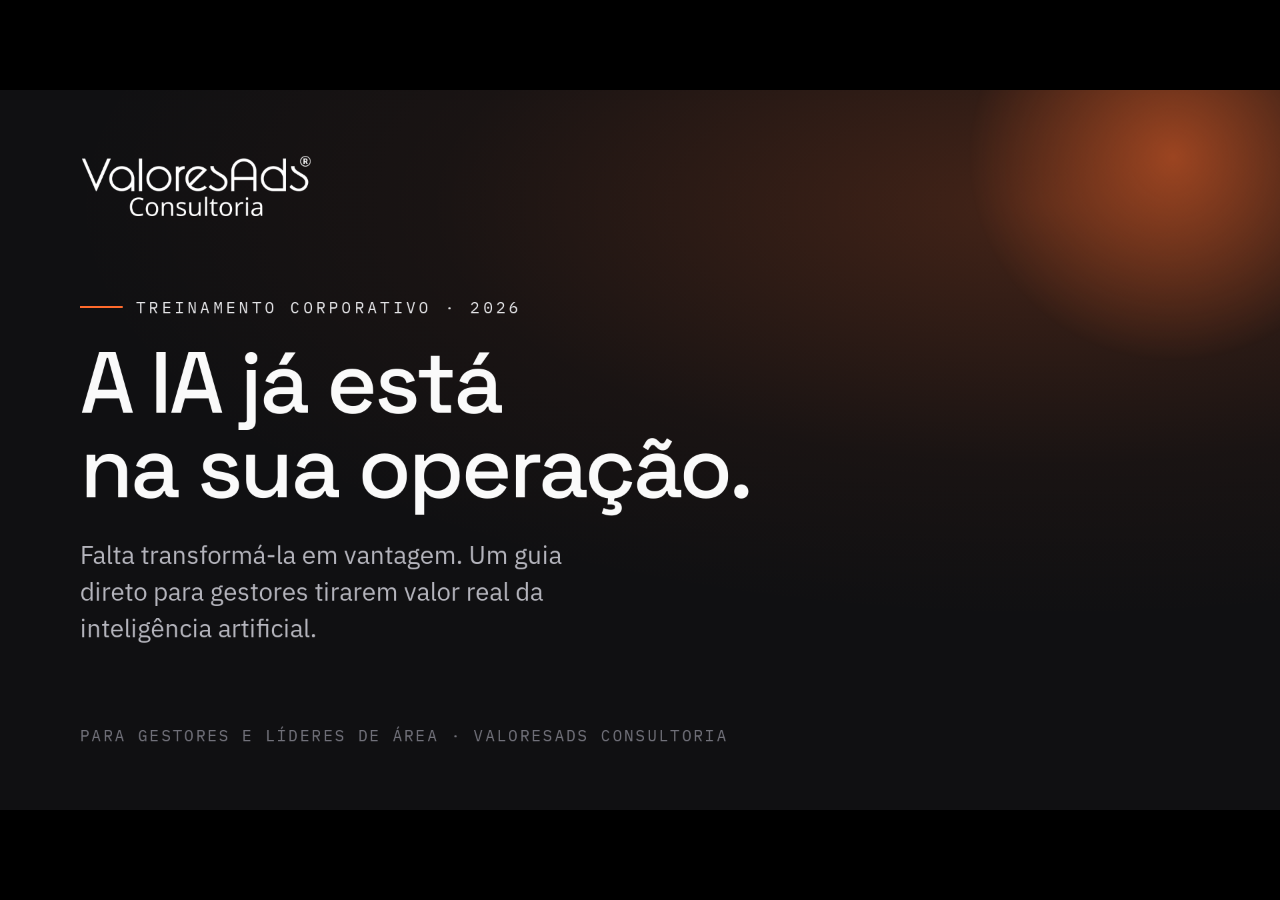
<file: index.html>
<!DOCTYPE html>
<html lang="pt-BR">
<head>
<meta charset="utf-8">
<meta name="viewport" content="width=device-width, initial-scale=1">
<title>Treinamento de IA · ValoresAds Consultoria</title>
<!-- Fonts self-hosted for full offline playback (Space Grotesk, IBM Plex Sans/Mono) -->
<link rel="stylesheet" href="assets/fonts/fonts.css">
<style>
  * { box-sizing: border-box; }
  html, body { margin: 0; height: 100%; background: #0b0b0d; }
  a { color: #ff6a2c; }
</style>
<script src="deck-fragments.js"></script>
</head>
<body>
<deck-stage width="1920" height="1080" no-rail>
<!-- 1 · CAPA -->
<section data-label="Capa" data-screen-label="01" data-speaker-notes="Abertura. Apresente-se, apresente a ValoresAds e o objetivo do treinamento: sair daqui sabendo o que é IA, onde ela gera valor e como começar na sua área. ~45 min." style="box-sizing:border-box;height:100%;background:radial-gradient(120% 90% at 82% 16%, rgba(255,106,44,0.22) 0%, rgba(255,106,44,0.04) 40%, transparent 64%), #101012;color:#fafafa;font-family:'IBM Plex Sans',sans-serif;padding:96px 120px;display:flex;flex-direction:column;justify-content:space-between;overflow:hidden;position:relative;">
  <div style="position:absolute;top:-220px;right:-160px;width:640px;height:640px;border-radius:50%;background:radial-gradient(circle, rgba(255,106,44,0.5) 0%, transparent 68%);filter:blur(12px);"></div>
  <img src="assets/valoresads-white.png" alt="ValoresAds Consultoria" style="height:96px;width:auto;align-self:flex-start;position:relative;">
  <div style="position:relative;max-width:1180px;">
    <div style="display:flex;align-items:center;gap:20px;margin-bottom:34px;">
      <span style="width:64px;height:3px;background:#ff6a2c;display:block;"></span>
      <span style="font-family:'IBM Plex Mono',monospace;font-size:24px;letter-spacing:0.22em;text-transform:uppercase;color:#e4e4e7;">Treinamento corporativo · 2026</span>
    </div>
    <h1 style="font-family:'Space Grotesk',sans-serif;font-weight:500;font-size:130px;line-height:0.98;letter-spacing:-0.03em;color:#fafafa;margin:0;">A IA já está<br>na sua operação.</h1>
    <p style="font-size:38px;line-height:1.45;color:#b4b4bc;margin:38px 0 0 0;max-width:840px;">Falta transformá-la em vantagem. Um guia direto para gestores tirarem valor real da inteligência artificial.</p>
  </div>
  <div style="position:relative;font-family:'IBM Plex Mono',monospace;font-size:24px;letter-spacing:0.14em;text-transform:uppercase;color:#71717a;">Para gestores e líderes de área · ValoresAds Consultoria</div>
</section>

<!-- 2 · AGENDA -->
<section data-label="Agenda" data-screen-label="02" data-speaker-notes="Mapa do treinamento em 4 blocos. Diga que é prático e que fecha com um exercício aplicado à realidade deles." style="box-sizing:border-box;height:100%;background:#101012;color:#fafafa;font-family:'IBM Plex Sans',sans-serif;padding:92px 110px;display:flex;flex-direction:column;overflow:hidden;position:relative;">
  <p style="font-family:'IBM Plex Mono',monospace;font-size:24px;letter-spacing:0.2em;text-transform:uppercase;color:#ff6a2c;margin:0 0 26px 0;">O que vamos ver</p>
  <h2 style="font-family:'Space Grotesk',sans-serif;font-weight:600;font-size:74px;line-height:1.02;letter-spacing:-0.02em;color:#fafafa;margin:0 0 64px 0;">Quatro blocos, uma jornada prática</h2>
  <div style="display:grid;grid-template-columns:1fr 1fr;gap:32px 56px;flex:1;">
    <div style="border-top:2px solid #26262b;padding-top:26px;display:flex;gap:28px;" data-frag="1">
      <span style="font-family:'Space Grotesk',sans-serif;font-weight:600;font-size:40px;color:#ff6a2c;line-height:1;">01</span>
      <div><h3 style="font-family:'Space Grotesk',sans-serif;font-weight:600;font-size:40px;color:#fafafa;margin:0 0 12px 0;">Contexto</h3><p style="font-size:28px;line-height:1.45;color:#a1a1aa;margin:0;">O que mudou, como a IA generativa funciona e o salto para os agentes.</p></div>
    </div>
    <div style="border-top:2px solid #26262b;padding-top:26px;display:flex;gap:28px;" data-frag="2">
      <span style="font-family:'Space Grotesk',sans-serif;font-weight:600;font-size:40px;color:#ff6a2c;line-height:1;">02</span>
      <div><h3 style="font-family:'Space Grotesk',sans-serif;font-weight:600;font-size:40px;color:#fafafa;margin:0 0 12px 0;">Onde está o valor</h3><p style="font-size:28px;line-height:1.45;color:#a1a1aa;margin:0;">Estado da adoção e casos de uso reais por área da empresa.</p></div>
    </div>
    <div style="border-top:2px solid #26262b;padding-top:26px;display:flex;gap:28px;" data-frag="3">
      <span style="font-family:'Space Grotesk',sans-serif;font-weight:600;font-size:40px;color:#ff6a2c;line-height:1;">03</span>
      <div><h3 style="font-family:'Space Grotesk',sans-serif;font-weight:600;font-size:40px;color:#fafafa;margin:0 0 12px 0;">Maturidade &amp; riscos</h3><p style="font-size:28px;line-height:1.45;color:#a1a1aa;margin:0;">Níveis de uso, por que projetos falham, governança e uso responsável.</p></div>
    </div>
    <div style="border-top:2px solid #26262b;padding-top:26px;display:flex;gap:28px;" data-frag="4">
      <span style="font-family:'Space Grotesk',sans-serif;font-weight:600;font-size:40px;color:#ff6a2c;line-height:1;">04</span>
      <div><h3 style="font-family:'Space Grotesk',sans-serif;font-weight:600;font-size:40px;color:#fafafa;margin:0 0 12px 0;">Mão na massa</h3><p style="font-size:28px;line-height:1.45;color:#a1a1aa;margin:0;">Como escrever bons prompts, o método de adoção e o exercício "meu assistente".</p></div>
    </div>
  </div>
</section>

<!-- 3 · DIVISOR 01 -->
<section data-label="01 · Contexto" data-screen-label="03" data-speaker-notes="Divisor de bloco. Transição para o contexto: por que esse é o momento." style="box-sizing:border-box;height:100%;background:radial-gradient(120% 90% at 85% 20%, rgba(255,106,44,0.20) 0%, rgba(255,106,44,0.03) 42%, transparent 66%), #0b0b0d;color:#fafafa;font-family:'IBM Plex Sans',sans-serif;padding:96px 120px;display:flex;flex-direction:column;justify-content:center;overflow:hidden;position:relative;">
  <span style="font-family:'Space Grotesk',sans-serif;font-weight:700;font-size:300px;line-height:0.8;color:#1c1c20;letter-spacing:-0.04em;">01</span>
  <div style="display:flex;align-items:center;gap:22px;margin-top:10px;">
    <span style="width:72px;height:3px;background:#ff6a2c;display:block;"></span>
    <h2 style="font-family:'Space Grotesk',sans-serif;font-weight:500;font-size:88px;letter-spacing:-0.02em;color:#fafafa;margin:0;">Contexto</h2>
  </div>
  <p style="font-size:34px;color:#a1a1aa;margin:28px 0 0 94px;max-width:820px;">Do que estamos falando quando dizemos "IA" em 2026 — e por que ela deixou de ser tendência para virar infraestrutura.</p>
</section>

<!-- 4 · POR QUE AGORA -->
<section data-label="Por que agora" data-screen-label="04" data-speaker-notes="A adoção virou padrão de mercado. Em ~1 ano saltou de metade para quase 80% das empresas. Mas só 6% capturam impacto real no resultado — a diferença não é a tecnologia, é o método. Esse é o recado do treinamento." style="box-sizing:border-box;height:100%;background:#101012;color:#fafafa;font-family:'IBM Plex Sans',sans-serif;padding:92px 110px;display:flex;flex-direction:column;overflow:hidden;position:relative;">
  <p style="font-family:'IBM Plex Mono',monospace;font-size:24px;letter-spacing:0.2em;text-transform:uppercase;color:#ff6a2c;margin:0 0 26px 0;">Por que agora</p>
  <h2 style="font-family:'Space Grotesk',sans-serif;font-weight:600;font-size:74px;line-height:1.04;letter-spacing:-0.02em;color:#fafafa;margin:0 0 56px 0;max-width:1300px;">A pergunta deixou de ser "se" — é "com que velocidade"</h2>
  <div style="display:grid;grid-template-columns:repeat(3,1fr);gap:52px;flex:1;align-content:center;">
    <div style="border-left:3px solid #ff6a2c;padding-left:34px;" data-frag="1">
      <div style="font-family:'Space Grotesk',sans-serif;font-weight:600;font-size:104px;line-height:1;color:#fafafa;">~78%</div>
      <p style="font-size:28px;line-height:1.45;color:#a1a1aa;margin:18px 0 0 0;">das empresas já usam IA em ao menos uma função — era cerca de metade um ano antes.</p>
    </div>
    <div style="border-left:3px solid #ff6a2c;padding-left:34px;" data-frag="2">
      <div style="font-family:'Space Grotesk',sans-serif;font-weight:600;font-size:104px;line-height:1;color:#fafafa;">2 em 3</div>
      <p style="font-size:28px;line-height:1.45;color:#a1a1aa;margin:18px 0 0 0;">líderes seniores já usam IA generativa regularmente no dia a dia.</p>
    </div>
    <div style="border-left:3px solid #ff6a2c;padding-left:34px;" data-frag="3">
      <div style="font-family:'Space Grotesk',sans-serif;font-weight:600;font-size:104px;line-height:1;color:#fafafa;">6%</div>
      <p style="font-size:28px;line-height:1.45;color:#a1a1aa;margin:18px 0 0 0;">capturam impacto real no resultado. A diferença é método — não tecnologia.</p>
    </div>
  </div>
  <div style="display:flex;justify-content:space-between;align-items:center;margin-top:auto;padding-top:30px;"><img src="assets/valoresads-white.png" alt="ValoresAds" style="height:30px;width:auto;opacity:0.55;"><span style="font-family:'IBM Plex Mono',monospace;font-size:24px;letter-spacing:0.12em;text-transform:uppercase;color:#52525b;">Treinamento de IA · 2026</span></div>
</section>

<!-- 5 · LINHA DO TEMPO -->
<section data-label="Linha do tempo" data-screen-label="05" data-speaker-notes="Contexto histórico rápido. O ponto: a curva acelerou. O deck original parava em 2022/ChatGPT — hoje já vivemos a era multimodal e o início dos agentes." style="box-sizing:border-box;height:100%;background:#101012;color:#fafafa;font-family:'IBM Plex Sans',sans-serif;padding:92px 110px;display:flex;flex-direction:column;overflow:hidden;position:relative;">
  <p style="font-family:'IBM Plex Mono',monospace;font-size:24px;letter-spacing:0.2em;text-transform:uppercase;color:#ff6a2c;margin:0 0 26px 0;">O que mudou</p>
  <h2 style="font-family:'Space Grotesk',sans-serif;font-weight:600;font-size:74px;line-height:1.02;letter-spacing:-0.02em;color:#fafafa;margin:0 0 70px 0;">De teoria acadêmica a infraestrutura de negócio</h2>
  <div style="flex:1;display:flex;align-items:center;">
    <div style="width:100%;border-top:2px solid #26262b;display:grid;grid-template-columns:repeat(7,1fr);">
      <div style="padding:38px 20px 0 0;position:relative;" data-frag="1"><span style="position:absolute;top:-9px;left:0;width:16px;height:16px;border-radius:50%;background:#3f3f46;"></span><div style="font-family:'Space Grotesk',sans-serif;font-weight:600;font-size:38px;color:#fafafa;">1950</div><p style="font-size:24px;line-height:1.4;color:#8a8a92;margin:12px 0 0 0;">Fundamentos — Turing e a "máquina que pensa"</p></div>
      <div style="padding:38px 20px 0 0;position:relative;" data-frag="2"><span style="position:absolute;top:-9px;left:0;width:16px;height:16px;border-radius:50%;background:#3f3f46;"></span><div style="font-family:'Space Grotesk',sans-serif;font-weight:600;font-size:38px;color:#fafafa;">1956</div><p style="font-size:24px;line-height:1.4;color:#8a8a92;margin:12px 0 0 0;">Nasce o termo "IA" (Dartmouth)</p></div>
      <div style="padding:38px 20px 0 0;position:relative;" data-frag="3"><span style="position:absolute;top:-9px;left:0;width:16px;height:16px;border-radius:50%;background:#3f3f46;"></span><div style="font-family:'Space Grotesk',sans-serif;font-weight:600;font-size:38px;color:#fafafa;">1997</div><p style="font-size:24px;line-height:1.4;color:#8a8a92;margin:12px 0 0 0;">Deep Blue vence Kasparov no xadrez</p></div>
      <div style="padding:38px 20px 0 0;position:relative;" data-frag="4"><span style="position:absolute;top:-9px;left:0;width:16px;height:16px;border-radius:50%;background:#3f3f46;"></span><div style="font-family:'Space Grotesk',sans-serif;font-weight:600;font-size:38px;color:#fafafa;">2012</div><p style="font-size:24px;line-height:1.4;color:#8a8a92;margin:12px 0 0 0;">Deep learning — a máquina aprende a enxergar</p></div>
      <div style="padding:38px 20px 0 0;position:relative;" data-frag="5"><span style="position:absolute;top:-9px;left:0;width:16px;height:16px;border-radius:50%;background:#ff6a2c;"></span><div style="font-family:'Space Grotesk',sans-serif;font-weight:600;font-size:38px;color:#fafafa;">2022</div><p style="font-size:24px;line-height:1.4;color:#8a8a92;margin:12px 0 0 0;">ChatGPT populariza a IA generativa</p></div>
      <div style="padding:38px 20px 0 0;position:relative;" data-frag="6"><span style="position:absolute;top:-9px;left:0;width:16px;height:16px;border-radius:50%;background:#ff6a2c;"></span><div style="font-family:'Space Grotesk',sans-serif;font-weight:600;font-size:38px;color:#fafafa;">2024</div><p style="font-size:24px;line-height:1.4;color:#8a8a92;margin:12px 0 0 0;">IA multimodal — texto, imagem, voz e vídeo juntos</p></div>
      <div style="padding:38px 0 0 0;position:relative;" data-frag="7"><span style="position:absolute;top:-9px;left:0;width:16px;height:16px;border-radius:50%;background:#ff6a2c;box-shadow:0 0 0 6px rgba(255,106,44,0.2);"></span><div style="font-family:'Space Grotesk',sans-serif;font-weight:600;font-size:38px;color:#ff6a2c;">2026</div><p style="font-size:24px;line-height:1.4;color:#d4d4d8;margin:12px 0 0 0;">A era dos agentes — a IA passa a executar tarefas</p></div>
    </div>
  </div>
  <div style="display:flex;justify-content:space-between;align-items:center;margin-top:auto;padding-top:30px;"><img src="assets/valoresads-white.png" alt="ValoresAds" style="height:30px;width:auto;opacity:0.55;"><span style="font-family:'IBM Plex Mono',monospace;font-size:24px;letter-spacing:0.12em;text-transform:uppercase;color:#52525b;">Treinamento de IA · 2026</span></div>
</section>

<!-- 6 · COMO FUNCIONA / MODALIDADES -->
<section data-label="IA generativa" data-screen-label="06" data-speaker-notes="Explique simples: modelos que aprenderam padrões de muitos dados e geram conteúdo novo. Hoje são multimodais. Dê exemplos do cotidiano da empresa deles." style="box-sizing:border-box;height:100%;background:#101012;color:#fafafa;font-family:'IBM Plex Sans',sans-serif;padding:92px 110px;display:flex;flex-direction:column;overflow:hidden;position:relative;">
  <p style="font-family:'IBM Plex Mono',monospace;font-size:24px;letter-spacing:0.2em;text-transform:uppercase;color:#ff6a2c;margin:0 0 26px 0;">Como funciona</p>
  <h2 style="font-family:'Space Grotesk',sans-serif;font-weight:600;font-size:74px;line-height:1.02;letter-spacing:-0.02em;color:#fafafa;margin:0 0 20px 0;">IA generativa, em linguagem de gestor</h2>
  <p style="font-size:32px;line-height:1.5;color:#b4b4bc;margin:0 0 54px 0;max-width:1240px;">Modelos que aprenderam padrões de bilhões de exemplos e, a partir de uma instrução, <strong style="color:#fafafa;font-weight:600;">geram conteúdo novo</strong>. Hoje trabalham em quatro modalidades — muitas vezes ao mesmo tempo.</p>
  <div style="display:grid;grid-template-columns:repeat(4,1fr);gap:28px;flex:1;">
    <div style="background:#17171a;border:1px solid #26262b;border-radius:6px;padding:38px 32px;display:flex;flex-direction:column;" data-frag="1">
      <span style="font-family:'IBM Plex Mono',monospace;font-size:24px;letter-spacing:0.1em;color:#ff6a2c;">01</span>
      <h3 style="font-family:'Space Grotesk',sans-serif;font-weight:600;font-size:38px;color:#fafafa;margin:20px 0 14px 0;">Texto</h3>
      <p style="font-size:25px;line-height:1.45;color:#a1a1aa;margin:0;">Redigir, resumir, traduzir, analisar documentos e responder perguntas.</p>
    </div>
    <div style="background:#17171a;border:1px solid #26262b;border-radius:6px;padding:38px 32px;display:flex;flex-direction:column;" data-frag="2">
      <span style="font-family:'IBM Plex Mono',monospace;font-size:24px;letter-spacing:0.1em;color:#ff6a2c;">02</span>
      <h3 style="font-family:'Space Grotesk',sans-serif;font-weight:600;font-size:38px;color:#fafafa;margin:20px 0 14px 0;">Imagem</h3>
      <p style="font-size:25px;line-height:1.45;color:#a1a1aa;margin:0;">Criar peças, mockups e variações visuais a partir de uma descrição.</p>
    </div>
    <div style="background:#17171a;border:1px solid #26262b;border-radius:6px;padding:38px 32px;display:flex;flex-direction:column;" data-frag="3">
      <span style="font-family:'IBM Plex Mono',monospace;font-size:24px;letter-spacing:0.1em;color:#ff6a2c;">03</span>
      <h3 style="font-family:'Space Grotesk',sans-serif;font-weight:600;font-size:38px;color:#fafafa;margin:20px 0 14px 0;">Voz &amp; áudio</h3>
      <p style="font-size:25px;line-height:1.45;color:#a1a1aa;margin:0;">Transcrever reuniões, atender por voz e narrar conteúdo com naturalidade.</p>
    </div>
    <div style="background:#17171a;border:1px solid #26262b;border-radius:6px;padding:38px 32px;display:flex;flex-direction:column;" data-frag="4">
      <span style="font-family:'IBM Plex Mono',monospace;font-size:24px;letter-spacing:0.1em;color:#ff6a2c;">04</span>
      <h3 style="font-family:'Space Grotesk',sans-serif;font-weight:600;font-size:38px;color:#fafafa;margin:20px 0 14px 0;">Vídeo</h3>
      <p style="font-size:25px;line-height:1.45;color:#a1a1aa;margin:0;">Gerar e editar vídeos curtos para treinamento, marketing e comunicação.</p>
    </div>
  </div>
</section>

<!-- 7 · ASSISTENTE -> AGENTE -->
<section data-label="Assistente → Agente" data-screen-label="07" data-speaker-notes="O salto de 2026. Assistente responde; copiloto colabora dentro do fluxo; agente executa tarefas de várias etapas com supervisão humana. É a passagem de 'ferramenta' para 'colega digital'." style="box-sizing:border-box;height:100%;background:#101012;color:#fafafa;font-family:'IBM Plex Sans',sans-serif;padding:92px 110px;display:flex;flex-direction:column;overflow:hidden;position:relative;">
  <p style="font-family:'IBM Plex Mono',monospace;font-size:24px;letter-spacing:0.2em;text-transform:uppercase;color:#ff6a2c;margin:0 0 26px 0;">O salto de 2026</p>
  <h2 style="font-family:'Space Grotesk',sans-serif;font-weight:600;font-size:74px;line-height:1.02;letter-spacing:-0.02em;color:#fafafa;margin:0 0 60px 0;">Da resposta à ação: de ferramenta a colega digital</h2>
  <div style="display:grid;grid-template-columns:1fr 1fr 1fr;gap:0;flex:1;align-content:center;position:relative;">
    <div style="padding:0 44px;" data-frag="1">
      <div style="font-family:'IBM Plex Mono',monospace;font-size:24px;letter-spacing:0.14em;text-transform:uppercase;color:#71717a;">Nível 1</div>
      <h3 style="font-family:'Space Grotesk',sans-serif;font-weight:600;font-size:52px;color:#fafafa;margin:16px 0 18px 0;">Assistente</h3>
      <p style="font-size:29px;line-height:1.5;color:#a1a1aa;margin:0;"><strong style="color:#e4e4e7;font-weight:600;">Responde.</strong> Você pergunta, ele devolve. Chatbots e buscas conversacionais.</p>
    </div>
    <div style="padding:0 44px;border-left:1px solid #26262b;" data-frag="2">
      <div style="font-family:'IBM Plex Mono',monospace;font-size:24px;letter-spacing:0.14em;text-transform:uppercase;color:#71717a;">Nível 2</div>
      <h3 style="font-family:'Space Grotesk',sans-serif;font-weight:600;font-size:52px;color:#fafafa;margin:16px 0 18px 0;">Copiloto</h3>
      <p style="font-size:29px;line-height:1.5;color:#a1a1aa;margin:0;"><strong style="color:#e4e4e7;font-weight:600;">Colabora.</strong> Trabalha ao seu lado dentro da ferramenta e sugere o próximo passo.</p>
    </div>
    <div style="padding:0 44px;border-left:1px solid #26262b;" data-frag="3">
      <div style="font-family:'IBM Plex Mono',monospace;font-size:24px;letter-spacing:0.14em;text-transform:uppercase;color:#ff6a2c;">Nível 3</div>
      <h3 style="font-family:'Space Grotesk',sans-serif;font-weight:600;font-size:52px;color:#ff6a2c;margin:16px 0 18px 0;">Agente</h3>
      <p style="font-size:29px;line-height:1.5;color:#d4d4d8;margin:0;"><strong style="color:#fafafa;font-weight:600;">Executa.</strong> Cumpre tarefas de várias etapas sozinho — com o humano supervisionando.</p>
    </div>
  </div>
  <p style="font-size:27px;color:#71717a;margin:44px 0 0 0;" data-frag="4">62% das empresas já experimentam agentes; até o fim de 2026, ~40% dos softwares corporativos terão agentes embutidos.</p>
</section>

<!-- 8 · DIVISOR 02 -->
<section data-label="02 · Onde está o valor" data-screen-label="08" data-speaker-notes="Transição para o bloco de valor: onde a IA de fato move o ponteiro." style="box-sizing:border-box;height:100%;background:radial-gradient(120% 90% at 85% 20%, rgba(255,106,44,0.20) 0%, rgba(255,106,44,0.03) 42%, transparent 66%), #0b0b0d;color:#fafafa;font-family:'IBM Plex Sans',sans-serif;padding:96px 120px;display:flex;flex-direction:column;justify-content:center;overflow:hidden;position:relative;">
  <span style="font-family:'Space Grotesk',sans-serif;font-weight:700;font-size:300px;line-height:0.8;color:#1c1c20;letter-spacing:-0.04em;">02</span>
  <div style="display:flex;align-items:center;gap:22px;margin-top:10px;">
    <span style="width:72px;height:3px;background:#ff6a2c;display:block;"></span>
    <h2 style="font-family:'Space Grotesk',sans-serif;font-weight:500;font-size:88px;letter-spacing:-0.02em;color:#fafafa;margin:0;">Onde está o valor</h2>
  </div>
  <p style="font-size:34px;color:#a1a1aa;margin:28px 0 0 94px;max-width:820px;">Sair do hype: os casos de uso que já geram retorno mensurável, área por área.</p>
</section>

<!-- 9 · ESTADO DA ADOÇÃO -->
<section data-label="Estado da adoção" data-screen-label="09" data-speaker-notes="Foto de 2026: adoção alta, retorno visível, mas execução desigual. O contraste 78% adotam vs 95% dos pilotos sem impacto no P&amp;L é o gancho para o bloco de maturidade." style="box-sizing:border-box;height:100%;background:#101012;color:#fafafa;font-family:'IBM Plex Sans',sans-serif;padding:84px 110px;display:flex;flex-direction:column;overflow:hidden;position:relative;">
  <p style="font-family:'IBM Plex Mono',monospace;font-size:24px;letter-spacing:0.2em;text-transform:uppercase;color:#ff6a2c;margin:0 0 24px 0;">Foto de 2026</p>
  <h2 style="font-family:'Space Grotesk',sans-serif;font-weight:600;font-size:70px;line-height:1.02;letter-spacing:-0.02em;color:#fafafa;margin:0 0 40px 0;">Potencial enorme, execução desigual</h2>
  <div style="display:grid;grid-template-columns:repeat(4,1fr);gap:40px;">
    <div data-frag="1"><div style="font-family:'Space Grotesk',sans-serif;font-weight:600;font-size:82px;line-height:1;color:#ff6a2c;">78%</div><p style="font-size:25px;line-height:1.4;color:#a1a1aa;margin:14px 0 0 0;">usam IA em ao menos uma função do negócio.</p></div>
    <div data-frag="2"><div style="font-family:'Space Grotesk',sans-serif;font-weight:600;font-size:82px;line-height:1;color:#ff6a2c;">62%</div><p style="font-size:25px;line-height:1.4;color:#a1a1aa;margin:14px 0 0 0;">já testam agentes; 23% escalando em ao menos uma área.</p></div>
    <div data-frag="3"><div style="font-family:'Space Grotesk',sans-serif;font-weight:600;font-size:82px;line-height:1;color:#fafafa;">US$3,70</div><p style="font-size:25px;line-height:1.4;color:#a1a1aa;margin:14px 0 0 0;">de retorno médio para cada dólar investido em IA.</p></div>
    <div data-frag="4"><div style="font-family:'Space Grotesk',sans-serif;font-weight:600;font-size:82px;line-height:1;color:#fafafa;">95%</div><p style="font-size:25px;line-height:1.4;color:#a1a1aa;margin:14px 0 0 0;">dos pilotos <strong style="color:#e4e4e7;">não</strong> geram impacto no resultado — por falta de método.</p></div>
  </div>
  <div style="display:flex;align-items:center;gap:18px;margin:44px 0 22px 0;" data-frag="5"><span style="width:9px;height:9px;border-radius:50%;background:#ff6a2c;display:block;box-shadow:0 0 0 5px rgba(255,106,44,0.18);"></span><span style="font-family:'IBM Plex Mono',monospace;font-size:24px;letter-spacing:0.14em;text-transform:uppercase;color:#e4e4e7;">Nas manchetes · indústria 2026</span></div>
  <div style="display:grid;grid-template-columns:repeat(3,1fr);gap:26px;flex:1;">
    <div style="background:#17171a;border:1px solid #26262b;border-left:3px solid #ff6a2c;border-radius:6px;padding:32px 34px;display:flex;flex-direction:column;" data-frag="6">
      <div style="display:flex;flex-direction:column;gap:14px;">
        <div style="display:flex;justify-content:space-between;align-items:baseline;gap:10px;"><span style="font-family:'IBM Plex Mono',monospace;font-size:24px;letter-spacing:0.04em;text-transform:uppercase;color:#a1a1aa;">IT Forum · fev</span><a href="https://itforum.com.br/noticias/industrializacao-ia-infraestrutura-software/" target="_blank" style="font-family:'IBM Plex Mono',monospace;font-size:24px;color:#ff6a2c;text-decoration:none;">itforum.com.br ↗</a></div>
        <p style="font-size:26px;line-height:1.35;color:#fafafa;margin:10px 0 0 0;"><strong style="color:#fff;">Nvidia e Dassault</strong> levam gêmeos digitais e IA física para o chão de fábrica.</p>
      </div>
    </div>
    <div style="background:#17171a;border:1px solid #26262b;border-left:3px solid #ff6a2c;border-radius:6px;padding:32px 34px;display:flex;flex-direction:column;" data-frag="7">
      <div style="display:flex;flex-direction:column;gap:14px;">
        <div style="display:flex;justify-content:space-between;align-items:baseline;gap:10px;"><span style="font-family:'IBM Plex Mono',monospace;font-size:24px;letter-spacing:0.04em;text-transform:uppercase;color:#a1a1aa;">TI Inside · dez</span><a href="https://tiinside.com.br/16/12/2025/o-futuro-da-manufatura-em-2026-entre-a-hiperautomacao-e-a-responsabilidade/" target="_blank" style="font-family:'IBM Plex Mono',monospace;font-size:24px;color:#ff6a2c;text-decoration:none;">tiinside.com.br ↗</a></div>
        <p style="font-size:26px;line-height:1.35;color:#fafafa;margin:10px 0 0 0;"><strong style="color:#fff;">Agentes de IA</strong> passam da previsão à execução no chão de fábrica, integrados a ERP e MES.</p>
      </div>
    </div>
    <div style="background:#17171a;border:1px solid #26262b;border-left:3px solid #ff6a2c;border-radius:6px;padding:32px 34px;display:flex;flex-direction:column;" data-frag="8">
      <div style="display:flex;flex-direction:column;gap:14px;">
        <div style="display:flex;justify-content:space-between;align-items:baseline;gap:10px;"><span style="font-family:'IBM Plex Mono',monospace;font-size:24px;letter-spacing:0.04em;text-transform:uppercase;color:#a1a1aa;">SiDi / CNI · jan</span><a href="https://www.sidi.org.br/pt-br/blog/mapa-para-captar-valor-dos-agentes-de-ia-na-industria-em-2026" target="_blank" style="font-family:'IBM Plex Mono',monospace;font-size:24px;color:#ff6a2c;text-decoration:none;">sidi.org.br ↗</a></div>
        <p style="font-size:26px;line-height:1.35;color:#fafafa;margin:10px 0 0 0;">Subir o <strong style="color:#fff;">OEE de 60% para 80%</strong> com agentes equivale a +33% de capacidade sem novo capex.</p>
      </div>
    </div>
  </div>
  <div style="display:flex;justify-content:space-between;align-items:center;margin-top:auto;padding-top:32px;"><img src="assets/valoresads-white.png" alt="ValoresAds" style="height:28px;width:auto;opacity:0.55;"><span style="font-family:'IBM Plex Mono',monospace;font-size:24px;letter-spacing:0.12em;text-transform:uppercase;color:#52525b;">Dados: McKinsey, MIT, Deloitte · Manchetes: indústria 2026</span></div>
</section>

<!-- 10 · MAPA DE CASOS POR ÁREA -->
<section data-label="Casos por área" data-screen-label="10" data-speaker-notes="Panorama: toda área tem casos maduros. Peça para cada gestor identificar mentalmente o dele — voltamos a isso no exercício." style="box-sizing:border-box;height:100%;background:#101012;color:#fafafa;font-family:'IBM Plex Sans',sans-serif;padding:92px 110px;display:flex;flex-direction:column;overflow:hidden;position:relative;">
  <p style="font-family:'IBM Plex Mono',monospace;font-size:24px;letter-spacing:0.2em;text-transform:uppercase;color:#ff6a2c;margin:0 0 26px 0;">Mapa de aplicação</p>
  <h2 style="font-family:'Space Grotesk',sans-serif;font-weight:600;font-size:74px;line-height:1.02;letter-spacing:-0.02em;color:#fafafa;margin:0 0 52px 0;">Toda área já tem casos maduros</h2>
  <div style="display:grid;grid-template-columns:repeat(3,1fr);grid-template-rows:1fr 1fr;gap:26px;flex:1;">
    <div style="background:#17171a;border:1px solid #26262b;border-radius:6px;padding:34px 36px;" data-frag="1"><h3 style="font-family:'Space Grotesk',sans-serif;font-weight:600;font-size:34px;color:#fafafa;margin:0 0 12px 0;">Produção &amp; chão de fábrica</h3><p style="font-size:25px;line-height:1.4;color:#a1a1aa;margin:0;">Apontamentos, análise de paradas e OEE em tempo real.</p></div>
    <div style="background:#17171a;border:1px solid #26262b;border-radius:6px;padding:34px 36px;" data-frag="2"><h3 style="font-family:'Space Grotesk',sans-serif;font-weight:600;font-size:34px;color:#fafafa;margin:0 0 12px 0;">Manutenção</h3><p style="font-size:25px;line-height:1.4;color:#a1a1aa;margin:0;">Previsão de falhas e planos preventivos antes da parada.</p></div>
    <div style="background:#17171a;border:1px solid #26262b;border-radius:6px;padding:34px 36px;" data-frag="3"><h3 style="font-family:'Space Grotesk',sans-serif;font-weight:600;font-size:34px;color:#fafafa;margin:0 0 12px 0;">Qualidade</h3><p style="font-size:25px;line-height:1.4;color:#a1a1aa;margin:0;">Inspeção visual automática e análise de não conformidades.</p></div>
    <div style="background:#17171a;border:1px solid #26262b;border-radius:6px;padding:34px 36px;" data-frag="4"><h3 style="font-family:'Space Grotesk',sans-serif;font-weight:600;font-size:34px;color:#fafafa;margin:0 0 12px 0;">Supply chain &amp; PCP</h3><p style="font-size:25px;line-height:1.4;color:#a1a1aa;margin:0;">Previsão de demanda e programação dinâmica da produção.</p></div>
    <div style="background:#17171a;border:1px solid #26262b;border-radius:6px;padding:34px 36px;" data-frag="5"><h3 style="font-family:'Space Grotesk',sans-serif;font-weight:600;font-size:34px;color:#fafafa;margin:0 0 12px 0;">Comercial &amp; atendimento</h3><p style="font-size:25px;line-height:1.4;color:#a1a1aa;margin:0;">Orçamentos, follow-up e pós-venda com agentes.</p></div>
    <div style="background:#17171a;border:1px solid #26262b;border-radius:6px;padding:34px 36px;" data-frag="6"><h3 style="font-family:'Space Grotesk',sans-serif;font-weight:600;font-size:34px;color:#fafafa;margin:0 0 12px 0;">Administrativo &amp; RH</h3><p style="font-size:25px;line-height:1.4;color:#a1a1aa;margin:0;">Relatórios, conciliações e dúvidas internas sem fila.</p></div>
  </div>
</section>

<!-- 11 · CASO ATENDIMENTO -->
<section data-label="Caso · Atendimento" data-screen-label="11" data-speaker-notes="Caso concreto. Agente recebe o chamado, verifica dados, diagnostica, resolve e fecha o ticket. Humano assume o complexo e sensível. Ganhos: custo e tempo caem, satisfação sobe." style="box-sizing:border-box;height:100%;background:#101012;color:#fafafa;font-family:'IBM Plex Sans',sans-serif;padding:92px 110px;display:flex;flex-direction:column;overflow:hidden;position:relative;">
  <p style="font-family:'IBM Plex Mono',monospace;font-size:24px;letter-spacing:0.2em;text-transform:uppercase;color:#ff6a2c;margin:0 0 26px 0;">Caso 01 · Atendimento</p>
  <h2 style="font-family:'Space Grotesk',sans-serif;font-weight:600;font-size:70px;line-height:1.04;letter-spacing:-0.02em;color:#fafafa;margin:0 0 52px 0;max-width:1280px;">O agente resolve o chamado ponta a ponta</h2>
  <div style="display:grid;grid-template-columns:1.35fr 1fr;gap:80px;flex:1;align-items:center;">
    <div style="display:flex;flex-direction:column;gap:22px;">
      <div style="display:flex;gap:24px;align-items:baseline;" data-frag="1"><span style="font-family:'IBM Plex Mono',monospace;font-size:24px;color:#ff6a2c;">1</span><span style="font-size:31px;line-height:1.45;color:#d4d4d8;">Recebe a solicitação e identifica o cliente</span></div>
      <div style="display:flex;gap:24px;align-items:baseline;" data-frag="2"><span style="font-family:'IBM Plex Mono',monospace;font-size:24px;color:#ff6a2c;">2</span><span style="font-size:31px;line-height:1.45;color:#d4d4d8;">Consulta os dados e diagnostica o problema</span></div>
      <div style="display:flex;gap:24px;align-items:baseline;" data-frag="3"><span style="font-family:'IBM Plex Mono',monospace;font-size:24px;color:#ff6a2c;">3</span><span style="font-size:31px;line-height:1.45;color:#d4d4d8;">Executa a solução — reembolso, troca, atualização</span></div>
      <div style="display:flex;gap:24px;align-items:baseline;" data-frag="4"><span style="font-family:'IBM Plex Mono',monospace;font-size:24px;color:#ff6a2c;">4</span><span style="font-size:31px;line-height:1.45;color:#d4d4d8;">Escala para um humano o que é complexo ou sensível</span></div>
    </div>
    <div style="border-left:3px solid #ff6a2c;padding-left:40px;" data-frag="5">
      <div style="font-family:'Space Grotesk',sans-serif;font-weight:600;font-size:92px;line-height:1;color:#fafafa;">-30%</div>
      <p style="font-size:27px;line-height:1.45;color:#a1a1aa;margin:16px 0 40px 0;">de custo operacional em atendimento.</p>
      <div style="font-family:'Space Grotesk',sans-serif;font-weight:600;font-size:92px;line-height:1;color:#fafafa;">24/7</div>
      <p style="font-size:27px;line-height:1.45;color:#a1a1aa;margin:16px 0 0 0;">disponibilidade, sem fila e sem hora extra.</p>
    </div>
  </div>
</section>

<!-- 12 · CASO MARKETING & VENDAS -->
<section data-label="Caso · Chão de fábrica" data-screen-label="12" data-speaker-notes="O caso central para indústria: manutenção preditiva, inspeção de qualidade por visão computacional e replanejamento dinâmico. Manutenção e confiabilidade é onde o retorno chega mais rápido — impacto direto no OEE." style="box-sizing:border-box;height:100%;background:#101012;color:#fafafa;font-family:'IBM Plex Sans',sans-serif;padding:92px 110px;display:flex;flex-direction:column;overflow:hidden;position:relative;">
  <p style="font-family:'IBM Plex Mono',monospace;font-size:24px;letter-spacing:0.2em;text-transform:uppercase;color:#ff6a2c;margin:0 0 26px 0;">Caso 02 · Chão de fábrica</p>
  <h2 style="font-family:'Space Grotesk',sans-serif;font-weight:600;font-size:70px;line-height:1.04;letter-spacing:-0.02em;color:#fafafa;margin:0 0 52px 0;max-width:1280px;">Manutenção preditiva e qualidade sem retrabalho</h2>
  <div style="display:grid;grid-template-columns:repeat(3,1fr);gap:34px;flex:1;align-content:center;">
    <div style="background:#17171a;border:1px solid #26262b;border-radius:6px;padding:40px 36px;" data-frag="1"><h3 style="font-family:'Space Grotesk',sans-serif;font-weight:600;font-size:36px;color:#fafafa;margin:0 0 16px 0;">Manutenção preditiva</h3><p style="font-size:27px;line-height:1.5;color:#a1a1aa;margin:0;">Sensores e IA antecipam a falha: a parada de emergência vira agendamento.</p></div>
    <div style="background:#17171a;border:1px solid #26262b;border-radius:6px;padding:40px 36px;" data-frag="2"><h3 style="font-family:'Space Grotesk',sans-serif;font-weight:600;font-size:36px;color:#fafafa;margin:0 0 16px 0;">Inspeção de qualidade</h3><p style="font-size:27px;line-height:1.5;color:#a1a1aa;margin:0;">Visão computacional encontra defeitos que o olho humano perde — peça a peça, em linha.</p></div>
    <div style="background:#17171a;border:1px solid #26262b;border-radius:6px;padding:40px 36px;" data-frag="3"><h3 style="font-family:'Space Grotesk',sans-serif;font-weight:600;font-size:36px;color:#fafafa;margin:0 0 16px 0;">Replanejamento dinâmico</h3><p style="font-size:27px;line-height:1.5;color:#a1a1aa;margin:0;">Agentes reprogramam a produção quando falta material ou uma máquina para.</p></div>
  </div>
  <p style="font-size:29px;color:#d4d4d8;margin:48px 0 0 0;border-left:3px solid #ff6a2c;padding-left:28px;" data-frag="4">Manutenção e confiabilidade é onde o retorno chega mais rápido: <strong style="color:#fafafa;">impacto direto no OEE</strong> e na margem.</p>
</section>

<!-- 13 · CASO OPERAÇÕES -->
<section data-label="Caso · Operações" data-screen-label="13" data-speaker-notes="O caso mais universal: o trabalho invisível. Muito tempo se perde em tarefas que ninguém foi contratado para fazer. A IA absorve o repetitivo e devolve tempo para julgamento." style="box-sizing:border-box;height:100%;background:#101012;color:#fafafa;font-family:'IBM Plex Sans',sans-serif;padding:92px 110px;display:flex;flex-direction:column;overflow:hidden;position:relative;">
  <p style="font-family:'IBM Plex Mono',monospace;font-size:24px;letter-spacing:0.2em;text-transform:uppercase;color:#ff6a2c;margin:0 0 26px 0;">Caso 03 · Operações &amp; Back-office</p>
  <h2 style="font-family:'Space Grotesk',sans-serif;font-weight:600;font-size:70px;line-height:1.04;letter-spacing:-0.02em;color:#fafafa;margin:0 0 40px 0;max-width:1300px;">Devolver tempo ao time, tirando o trabalho invisível</h2>
  <p style="font-size:32px;line-height:1.5;color:#b4b4bc;margin:0 0 50px 0;max-width:1240px;">Muito do dia se perde em tarefas que ninguém foi contratado para fazer — elas não são difíceis, são infinitas. É exatamente aí que a automação com IA rende mais.</p>
  <div style="display:grid;grid-template-columns:repeat(2,1fr);gap:22px 60px;flex:1;align-content:center;">
    <div style="display:flex;gap:22px;align-items:center;" data-frag="1"><span style="width:12px;height:12px;background:#ff6a2c;border-radius:2px;flex-shrink:0;"></span><span style="font-size:31px;color:#d4d4d8;">Apontar e conferir dados de produção entre sistemas</span></div>
    <div style="display:flex;gap:22px;align-items:center;" data-frag="2"><span style="width:12px;height:12px;background:#ff6a2c;border-radius:2px;flex-shrink:0;"></span><span style="font-size:31px;color:#d4d4d8;">Redigir relatórios de turno e e-mails de rotina</span></div>
    <div style="display:flex;gap:22px;align-items:center;" data-frag="3"><span style="width:12px;height:12px;background:#ff6a2c;border-radius:2px;flex-shrink:0;"></span><span style="font-size:31px;color:#d4d4d8;">Conciliar ordens, notas fiscais e estoques</span></div>
    <div style="display:flex;gap:22px;align-items:center;" data-frag="4"><span style="width:12px;height:12px;background:#ff6a2c;border-radius:2px;flex-shrink:0;"></span><span style="font-size:31px;color:#d4d4d8;">Perseguir aprovações e compilar indicadores</span></div>
  </div>
</section>

<!-- 14 · DIVISOR 03 -->
<section data-label="03 · Maturidade &amp; riscos" data-screen-label="14" data-speaker-notes="Transição: agora que sabemos onde há valor, como medir onde a empresa está e o que pode dar errado." style="box-sizing:border-box;height:100%;background:radial-gradient(120% 90% at 85% 20%, rgba(255,106,44,0.20) 0%, rgba(255,106,44,0.03) 42%, transparent 66%), #0b0b0d;color:#fafafa;font-family:'IBM Plex Sans',sans-serif;padding:96px 120px;display:flex;flex-direction:column;justify-content:center;overflow:hidden;position:relative;">
  <span style="font-family:'Space Grotesk',sans-serif;font-weight:700;font-size:300px;line-height:0.8;color:#1c1c20;letter-spacing:-0.04em;">03</span>
  <div style="display:flex;align-items:center;gap:22px;margin-top:10px;">
    <span style="width:72px;height:3px;background:#ff6a2c;display:block;"></span>
    <h2 style="font-family:'Space Grotesk',sans-serif;font-weight:500;font-size:88px;letter-spacing:-0.02em;color:#fafafa;margin:0;">Maturidade &amp; riscos</h2>
  </div>
  <p style="font-size:34px;color:#a1a1aa;margin:28px 0 0 94px;max-width:840px;">Onde a sua empresa está, por que a maioria trava e como usar IA com responsabilidade.</p>
</section>

<!-- 15 · NÍVEIS DE MATURIDADE -->
<section data-label="Níveis de maturidade" data-screen-label="15" data-speaker-notes="Versão atualizada dos níveis do deck original. Peça para cada gestor localizar sua área na escada. A meta não é pular para o topo, é subir um degrau com método." style="box-sizing:border-box;height:100%;background:#101012;color:#fafafa;font-family:'IBM Plex Sans',sans-serif;padding:92px 110px;display:flex;flex-direction:column;overflow:hidden;position:relative;">
  <p style="font-family:'IBM Plex Mono',monospace;font-size:24px;letter-spacing:0.2em;text-transform:uppercase;color:#ff6a2c;margin:0 0 26px 0;">Onde a sua empresa está</p>
  <h2 style="font-family:'Space Grotesk',sans-serif;font-weight:600;font-size:70px;line-height:1.02;letter-spacing:-0.02em;color:#fafafa;margin:0 0 46px 0;">Seis níveis de uso empresarial</h2>
  <div style="display:flex;flex-direction:column;gap:14px;flex:1;justify-content:center;">
    <div style="display:flex;align-items:center;gap:36px;background:#17171a;border:1px solid #26262b;border-radius:6px;padding:22px 40px;" data-frag="1"><span style="font-family:'Space Grotesk',sans-serif;font-weight:600;font-size:34px;color:#52525b;width:110px;flex-shrink:0;">NV 00</span><span style="font-family:'Space Grotesk',sans-serif;font-weight:600;font-size:32px;color:#fafafa;width:340px;flex-shrink:0;">Sem uso</span><span style="font-size:26px;color:#a1a1aa;">Nenhuma ferramenta de IA no trabalho.</span></div>
    <div style="display:flex;align-items:center;gap:36px;background:#17171a;border:1px solid #26262b;border-radius:6px;padding:22px 40px;" data-frag="2"><span style="font-family:'Space Grotesk',sans-serif;font-weight:600;font-size:34px;color:#71717a;width:110px;flex-shrink:0;">NV 01</span><span style="font-family:'Space Grotesk',sans-serif;font-weight:600;font-size:32px;color:#fafafa;width:340px;flex-shrink:0;">Uso individual</span><span style="font-size:26px;color:#a1a1aa;">Ferramentas gratuitas, sem política — a "IA sombra".</span></div>
    <div style="display:flex;align-items:center;gap:36px;background:#17171a;border:1px solid #26262b;border-radius:6px;padding:22px 40px;" data-frag="3"><span style="font-family:'Space Grotesk',sans-serif;font-weight:600;font-size:34px;color:#a1a1aa;width:110px;flex-shrink:0;">NV 02</span><span style="font-family:'Space Grotesk',sans-serif;font-weight:600;font-size:32px;color:#fafafa;width:340px;flex-shrink:0;">Ferramentas com política</span><span style="font-size:26px;color:#a1a1aa;">Versões pagas e regras de uso definidas.</span></div>
    <div style="display:flex;align-items:center;gap:36px;background:#17171a;border:1px solid #383830;border-radius:6px;padding:22px 40px;" data-frag="4"><span style="font-family:'Space Grotesk',sans-serif;font-weight:600;font-size:34px;color:#d4d4d8;width:110px;flex-shrink:0;">NV 03</span><span style="font-family:'Space Grotesk',sans-serif;font-weight:600;font-size:32px;color:#fafafa;width:340px;flex-shrink:0;">Assistentes com seus dados</span><span style="font-size:26px;color:#a1a1aa;">IA conectada ao conhecimento da empresa.</span></div>
    <div style="display:flex;align-items:center;gap:36px;background:rgba(255,106,44,0.08);border:1px solid rgba(255,106,44,0.4);border-radius:6px;padding:22px 40px;" data-frag="5"><span style="font-family:'Space Grotesk',sans-serif;font-weight:600;font-size:34px;color:#ff6a2c;width:110px;flex-shrink:0;">NV 04</span><span style="font-family:'Space Grotesk',sans-serif;font-weight:600;font-size:32px;color:#fafafa;width:340px;flex-shrink:0;">Agentes em processos</span><span style="font-size:26px;color:#d4d4d8;">A IA executa fluxos de trabalho com supervisão.</span></div>
    <div style="display:flex;align-items:center;gap:36px;background:rgba(255,106,44,0.08);border:1px solid rgba(255,106,44,0.4);border-radius:6px;padding:22px 40px;" data-frag="6"><span style="font-family:'Space Grotesk',sans-serif;font-weight:600;font-size:34px;color:#ff6a2c;width:110px;flex-shrink:0;">NV 05</span><span style="font-family:'Space Grotesk',sans-serif;font-weight:600;font-size:32px;color:#fafafa;width:340px;flex-shrink:0;">IA como produto</span><span style="font-size:26px;color:#d4d4d8;">Soluções verticais que viram vantagem competitiva.</span></div>
  </div>
</section>

<!-- 16 · POR QUE FALHAM -->
<section data-label="Por que falham" data-screen-label="16" data-speaker-notes="O contraponto honesto. A maioria dos pilotos não gera impacto. Não é falta de tecnologia — é falta de estratégia, dados, gestão de mudança e patrocínio da liderança. Vender a ValoresAds aqui como o método." style="box-sizing:border-box;height:100%;background:#101012;color:#fafafa;font-family:'IBM Plex Sans',sans-serif;padding:92px 110px;display:flex;flex-direction:column;overflow:hidden;position:relative;">
  <p style="font-family:'IBM Plex Mono',monospace;font-size:24px;letter-spacing:0.2em;text-transform:uppercase;color:#ff6a2c;margin:0 0 26px 0;">O gargalo</p>
  <h2 style="font-family:'Space Grotesk',sans-serif;font-weight:600;font-size:70px;line-height:1.02;letter-spacing:-0.02em;color:#fafafa;margin:0 0 20px 0;">Por que a maioria dos projetos trava</h2>
  <p style="font-size:32px;line-height:1.5;color:#b4b4bc;margin:0 0 54px 0;max-width:1240px;">Empresas <strong style="color:#fafafa;">com</strong> estratégia formal reportam 80% de sucesso; <strong style="color:#fafafa;">sem</strong> estratégia, apenas 37%. O que separa os dois grupos é sempre o mesmo conjunto de fatores.</p>
  <div style="display:grid;grid-template-columns:repeat(2,1fr);gap:26px 60px;flex:1;align-content:center;">
    <div style="display:flex;gap:26px;align-items:flex-start;" data-frag="1"><span style="font-family:'Space Grotesk',sans-serif;font-weight:600;font-size:30px;color:#ff6a2c;line-height:1.2;">01</span><div><h3 style="font-family:'Space Grotesk',sans-serif;font-weight:600;font-size:34px;color:#fafafa;margin:0 0 8px 0;">Caso de uso errado</h3><p style="font-size:26px;line-height:1.45;color:#a1a1aa;margin:0;">Começar pelo que impressiona, não pelo que gera valor.</p></div></div>
    <div style="display:flex;gap:26px;align-items:flex-start;" data-frag="2"><span style="font-family:'Space Grotesk',sans-serif;font-weight:600;font-size:30px;color:#ff6a2c;line-height:1.2;">02</span><div><h3 style="font-family:'Space Grotesk',sans-serif;font-weight:600;font-size:34px;color:#fafafa;margin:0 0 8px 0;">Dados ruins ou dispersos</h3><p style="font-size:26px;line-height:1.45;color:#a1a1aa;margin:0;">Um bom modelo com dados ruins erra com confiança.</p></div></div>
    <div style="display:flex;gap:26px;align-items:flex-start;" data-frag="3"><span style="font-family:'Space Grotesk',sans-serif;font-weight:600;font-size:30px;color:#ff6a2c;line-height:1.2;">03</span><div><h3 style="font-family:'Space Grotesk',sans-serif;font-weight:600;font-size:34px;color:#fafafa;margin:0 0 8px 0;">Sem gestão de mudança</h3><p style="font-size:26px;line-height:1.45;color:#a1a1aa;margin:0;">A ferramenta chega, mas o time não muda como trabalha.</p></div></div>
    <div style="display:flex;gap:26px;align-items:flex-start;" data-frag="4"><span style="font-family:'Space Grotesk',sans-serif;font-weight:600;font-size:30px;color:#ff6a2c;line-height:1.2;">04</span><div><h3 style="font-family:'Space Grotesk',sans-serif;font-weight:600;font-size:34px;color:#fafafa;margin:0 0 8px 0;">Sem patrocínio da liderança</h3><p style="font-size:26px;line-height:1.45;color:#a1a1aa;margin:0;">Sem dono na gestão, a iniciativa vira experimento solto.</p></div></div>
  </div>
</section>

<!-- 17 · RISCOS -->
<section data-label="Riscos" data-screen-label="17" data-speaker-notes="Três riscos concretos. Alucinação: a IA inventa com confiança — 47% dos usuários já tomaram decisão com base em conteúdo alucinado. Dados: cuidado com o que se coloca na ferramenta. Realidade fake: deepfakes exigem verificação. Regra de ouro: humano no circuito." style="box-sizing:border-box;height:100%;background:#101012;color:#fafafa;font-family:'IBM Plex Sans',sans-serif;padding:92px 110px;display:flex;flex-direction:column;overflow:hidden;position:relative;">
  <p style="font-family:'IBM Plex Mono',monospace;font-size:24px;letter-spacing:0.2em;text-transform:uppercase;color:#ff6a2c;margin:0 0 26px 0;">O que vigiar</p>
  <h2 style="font-family:'Space Grotesk',sans-serif;font-weight:600;font-size:70px;line-height:1.02;letter-spacing:-0.02em;color:#fafafa;margin:0 0 52px 0;">Três riscos que exigem o humano no circuito</h2>
  <div style="display:grid;grid-template-columns:repeat(3,1fr);gap:34px;flex:1;">
    <div style="background:#17171a;border:1px solid #26262b;border-radius:6px;padding:40px 36px;display:flex;flex-direction:column;" data-frag="1">
      <h3 style="font-family:'Space Grotesk',sans-serif;font-weight:600;font-size:38px;color:#fafafa;margin:0 0 18px 0;">Alucinação</h3>
      <p style="font-size:27px;line-height:1.5;color:#a1a1aa;margin:0 0 auto 0;">A IA pode inventar informações com total confiança. Nunca publique sem conferir a fonte.</p>
      <div style="font-family:'Space Grotesk',sans-serif;font-weight:600;font-size:56px;color:#ff6a2c;margin-top:32px;">47%</div>
      <p style="font-size:24px;color:#71717a;margin:6px 0 0 0;">já decidiram com base em conteúdo alucinado.</p>
    </div>
    <div style="background:#17171a;border:1px solid #26262b;border-radius:6px;padding:40px 36px;display:flex;flex-direction:column;" data-frag="2">
      <h3 style="font-family:'Space Grotesk',sans-serif;font-weight:600;font-size:38px;color:#fafafa;margin:0 0 18px 0;">Dados &amp; privacidade</h3>
      <p style="font-size:27px;line-height:1.5;color:#a1a1aa;margin:0 0 auto 0;">O que entra na ferramenta pode sair. Defina que dados podem — e não podem — ser usados.</p>
      <div style="font-family:'Space Grotesk',sans-serif;font-weight:600;font-size:56px;color:#ff6a2c;margin-top:32px;">LGPD</div>
      <p style="font-size:24px;color:#71717a;margin:6px 0 0 0;">dados de clientes exigem cuidado redobrado.</p>
    </div>
    <div style="background:#17171a;border:1px solid #26262b;border-radius:6px;padding:40px 36px;display:flex;flex-direction:column;" data-frag="3">
      <h3 style="font-family:'Space Grotesk',sans-serif;font-weight:600;font-size:38px;color:#fafafa;margin:0 0 18px 0;">Realidade fake</h3>
      <p style="font-size:27px;line-height:1.5;color:#a1a1aa;margin:0 0 auto 0;">Vídeos, vozes e imagens falsas ficaram convincentes. Verifique antes de confiar e de agir.</p>
      <div style="font-family:'Space Grotesk',sans-serif;font-weight:600;font-size:56px;color:#ff6a2c;margin-top:32px;">Verificar</div>
      <p style="font-size:24px;color:#71717a;margin:6px 0 0 0;">golpes com deepfake crescem a cada ano.</p>
    </div>
  </div>
</section>

<!-- 18 · GOVERNANÇA -->
<section data-label="Governança" data-screen-label="18" data-speaker-notes="Governança não trava a IA — é o que permite escalar com segurança. Empresas onde a liderança é dona da governança capturam mais valor. Cinco pilares práticos." style="box-sizing:border-box;height:100%;background:#101012;color:#fafafa;font-family:'IBM Plex Sans',sans-serif;padding:92px 110px;display:flex;flex-direction:column;overflow:hidden;position:relative;">
  <p style="font-family:'IBM Plex Mono',monospace;font-size:24px;letter-spacing:0.2em;text-transform:uppercase;color:#ff6a2c;margin:0 0 26px 0;">Uso responsável</p>
  <h2 style="font-family:'Space Grotesk',sans-serif;font-weight:600;font-size:70px;line-height:1.02;letter-spacing:-0.02em;color:#fafafa;margin:0 0 20px 0;">Governança é o que permite escalar</h2>
  <p style="font-size:32px;line-height:1.5;color:#b4b4bc;margin:0 0 50px 0;max-width:1240px;">Empresas onde a liderança é dona da governança — e não delega só ao time técnico — capturam muito mais valor. Cinco pilares práticos:</p>
  <div style="display:grid;grid-template-columns:repeat(5,1fr);gap:22px;flex:1;align-content:center;">
    <div style="border-top:2px solid #ff6a2c;padding-top:22px;" data-frag="1"><h3 style="font-family:'Space Grotesk',sans-serif;font-weight:600;font-size:30px;color:#fafafa;margin:0 0 12px 0;">Política de uso</h3><p style="font-size:24px;line-height:1.4;color:#a1a1aa;margin:0;">O que pode, o que não pode, com clareza.</p></div>
    <div style="border-top:2px solid #ff6a2c;padding-top:22px;" data-frag="2"><h3 style="font-family:'Space Grotesk',sans-serif;font-weight:600;font-size:30px;color:#fafafa;margin:0 0 12px 0;">Dados aprovados</h3><p style="font-size:24px;line-height:1.4;color:#a1a1aa;margin:0;">Fontes confiáveis e permitidas por padrão.</p></div>
    <div style="border-top:2px solid #ff6a2c;padding-top:22px;" data-frag="3"><h3 style="font-family:'Space Grotesk',sans-serif;font-weight:600;font-size:30px;color:#fafafa;margin:0 0 12px 0;">Humano no circuito</h3><p style="font-size:24px;line-height:1.4;color:#a1a1aa;margin:0;">Aprovação humana nas ações de maior impacto.</p></div>
    <div style="border-top:2px solid #ff6a2c;padding-top:22px;" data-frag="4"><h3 style="font-family:'Space Grotesk',sans-serif;font-weight:600;font-size:30px;color:#fafafa;margin:0 0 12px 0;">Trilha de auditoria</h3><p style="font-size:24px;line-height:1.4;color:#a1a1aa;margin:0;">Registro do que a IA fez e por quê.</p></div>
    <div style="border-top:2px solid #ff6a2c;padding-top:22px;" data-frag="5"><h3 style="font-family:'Space Grotesk',sans-serif;font-weight:600;font-size:30px;color:#fafafa;margin:0 0 12px 0;">Capacitação</h3><p style="font-size:24px;line-height:1.4;color:#a1a1aa;margin:0;">Times treinados são a maior proteção.</p></div>
  </div>
</section>

<!-- 19 · DIVISOR 04 -->
<section data-label="04 · Mão na massa" data-screen-label="19" data-speaker-notes="Transição para a parte prática e o exercício." style="box-sizing:border-box;height:100%;background:radial-gradient(120% 90% at 85% 20%, rgba(255,106,44,0.20) 0%, rgba(255,106,44,0.03) 42%, transparent 66%), #0b0b0d;color:#fafafa;font-family:'IBM Plex Sans',sans-serif;padding:96px 120px;display:flex;flex-direction:column;justify-content:center;overflow:hidden;position:relative;">
  <span style="font-family:'Space Grotesk',sans-serif;font-weight:700;font-size:300px;line-height:0.8;color:#1c1c20;letter-spacing:-0.04em;">04</span>
  <div style="display:flex;align-items:center;gap:22px;margin-top:10px;">
    <span style="width:72px;height:3px;background:#ff6a2c;display:block;"></span>
    <h2 style="font-family:'Space Grotesk',sans-serif;font-weight:500;font-size:88px;letter-spacing:-0.02em;color:#fafafa;margin:0;">Mão na massa</h2>
  </div>
  <p style="font-size:34px;color:#a1a1aa;margin:28px 0 0 94px;max-width:840px;">Do conceito à ação: como escrever bons prompts, o método ValoresAds, o exercício do seu assistente e os primeiros 90 dias.</p>
</section>

<!-- 20 · PROMPT × COMANDO -->
<section data-label="Prompt × Comando" data-screen-label="20" data-speaker-notes="Base de tudo: prompt não é comando. Comando é a linguagem exata da máquina — uma função, um resultado. Prompt é linguagem natural com intenção e contexto; a IA interpreta e gera. Analogia: no comando você opera a máquina; no prompt você orienta um colaborador." style="box-sizing:border-box;height:100%;background:#101012;color:#fafafa;font-family:'IBM Plex Sans',sans-serif;padding:92px 110px;display:flex;flex-direction:column;overflow:hidden;position:relative;">
  <p style="font-family:'IBM Plex Mono',monospace;font-size:24px;letter-spacing:0.2em;text-transform:uppercase;color:#ff6a2c;margin:0 0 26px 0;">Falando com a IA</p>
  <h2 style="font-family:'Space Grotesk',sans-serif;font-weight:600;font-size:70px;line-height:1.02;letter-spacing:-0.02em;color:#fafafa;margin:0 0 52px 0;">Prompt não é comando</h2>
  <div style="display:grid;grid-template-columns:1fr 1fr;gap:56px;flex:1;align-content:center;">
    <div style="background:#17171a;border:1px solid #26262b;border-radius:6px;padding:44px 44px;" data-frag="1">
      <div style="font-family:'IBM Plex Mono',monospace;font-size:24px;letter-spacing:0.14em;text-transform:uppercase;color:#71717a;margin-bottom:18px;">Comando</div>
      <p style="font-size:32px;line-height:1.5;color:#d4d4d8;margin:0 0 24px 0;">A linguagem exata da máquina. Uma função, um resultado — e erra se a sintaxe muda.</p>
      <p style="font-size:27px;line-height:1.5;color:#a1a1aa;margin:0;">Ex.: <span style="font-family:'IBM Plex Mono',monospace;color:#e4e4e7;">filtrar planilha</span>, buscar um CEP, rodar um relatório.</p>
    </div>
    <div style="background:rgba(255,106,44,0.07);border:1px solid rgba(255,106,44,0.4);border-radius:6px;padding:44px 44px;" data-frag="2">
      <div style="font-family:'IBM Plex Mono',monospace;font-size:24px;letter-spacing:0.14em;text-transform:uppercase;color:#ff6a2c;margin-bottom:18px;">Prompt</div>
      <p style="font-size:32px;line-height:1.5;color:#fafafa;margin:0 0 24px 0;">Linguagem natural com intenção e contexto. A IA interpreta e gera — aceita nuance.</p>
      <p style="font-size:27px;line-height:1.5;color:#c8c8cf;margin:0;">Ex.: <span style="color:#e4e4e7;">"resuma o relatório do turno e destaque riscos de parada".</span></p>
    </div>
  </div>
  <p style="font-size:29px;color:#d4d4d8;margin:44px 0 0 0;border-left:3px solid #ff6a2c;padding-left:28px;" data-frag="3">No comando você <strong style="color:#fafafa;">opera a máquina</strong>. No prompt você <strong style="color:#fafafa;">orienta um colaborador</strong>.</p>
</section>

<!-- 21 · CONTEXTO: O OVO -->
<section data-label="Contexto é tudo" data-screen-label="21" data-speaker-notes="Momento leve do material original: pergunte à sala 'como eu faço um ovo?'. Frito? Cozido? Pochê? Para quantas pessoas? A mesma pergunta tem infinitas respostas — quem decide é o contexto que você dá. Gancho para a fórmula do próximo slide." style="box-sizing:border-box;height:100%;background:radial-gradient(120% 90% at 82% 18%, rgba(255,106,44,0.16) 0%, transparent 58%), #0b0b0d;color:#fafafa;font-family:'IBM Plex Sans',sans-serif;padding:96px 120px;display:flex;flex-direction:column;justify-content:center;overflow:hidden;position:relative;">
  <p style="font-family:'IBM Plex Mono',monospace;font-size:24px;letter-spacing:0.2em;text-transform:uppercase;color:#ff6a2c;margin:0 0 24px 0;" data-frag="1">Contexto é tudo</p>
  <h2 style="font-family:'Space Grotesk',sans-serif;font-weight:500;font-size:110px;line-height:1.0;letter-spacing:-0.03em;color:#fafafa;margin:0 0 52px 0;" data-frag="2">"Como eu faço<br>um ovo?"</h2>
  <div style="display:flex;flex-wrap:wrap;gap:18px;margin:0 0 56px 0;">
    <span style="font-family:'IBM Plex Mono',monospace;font-size:26px;color:#d4d4d8;border:1px solid #3f3f46;border-radius:999px;padding:14px 30px;" data-frag="3">Frito?</span>
    <span style="font-family:'IBM Plex Mono',monospace;font-size:26px;color:#d4d4d8;border:1px solid #3f3f46;border-radius:999px;padding:14px 30px;" data-frag="4">Cozido?</span>
    <span style="font-family:'IBM Plex Mono',monospace;font-size:26px;color:#d4d4d8;border:1px solid #3f3f46;border-radius:999px;padding:14px 30px;" data-frag="5">Pochê?</span>
    <span style="font-family:'IBM Plex Mono',monospace;font-size:26px;color:#d4d4d8;border:1px solid #3f3f46;border-radius:999px;padding:14px 30px;" data-frag="6">Mexido?</span>
    <span style="font-family:'IBM Plex Mono',monospace;font-size:26px;color:#d4d4d8;border:1px solid #3f3f46;border-radius:999px;padding:14px 30px;" data-frag="7">Na chapa?</span>
    <span style="font-family:'IBM Plex Mono',monospace;font-size:26px;color:#ff6a2c;border:1px solid rgba(255,106,44,0.5);border-radius:999px;padding:14px 30px;" data-frag="8">Para quantas pessoas?</span>
  </div>
  <p style="font-size:32px;line-height:1.5;color:#d4d4d8;margin:0;border-left:3px solid #ff6a2c;padding-left:28px;max-width:1100px;" data-frag="9">A pergunta é a mesma — as respostas são infinitas. Quem decide é o <strong style="color:#fafafa;">contexto</strong> que você dá à IA.</p>
</section>

<!-- 22 · A FÓRMULA DO PROMPT -->
<section data-label="A fórmula do prompt" data-screen-label="22" data-speaker-notes="A fórmula do material original, atualizada: Atue como [função] + [contexto] + [tarefa] + em [formato] + [restrições]. Mostre as colunas e monte ao vivo um exemplo com uma função da fábrica dos participantes. Leia o exemplo do rodapé." style="box-sizing:border-box;height:100%;background:#101012;color:#fafafa;font-family:'IBM Plex Sans',sans-serif;padding:84px 110px;display:flex;flex-direction:column;overflow:hidden;position:relative;">
  <p style="font-family:'IBM Plex Mono',monospace;font-size:24px;letter-spacing:0.2em;text-transform:uppercase;color:#ff6a2c;margin:0 0 24px 0;">Como construir</p>
  <h2 style="font-family:'Space Grotesk',sans-serif;font-weight:600;font-size:68px;line-height:1.02;letter-spacing:-0.02em;color:#fafafa;margin:0 0 40px 0;">A fórmula do bom prompt</h2>
  <div style="display:flex;flex-wrap:wrap;align-items:center;gap:16px;margin:0 0 48px 0;" data-frag="1">
    <span style="font-family:'IBM Plex Mono',monospace;font-size:27px;color:#fafafa;background:rgba(255,106,44,0.1);border:1px solid rgba(255,106,44,0.45);border-radius:8px;padding:16px 26px;">Atue como <strong style="color:#ff6a2c;">[função]</strong></span>
    <span style="font-family:'IBM Plex Mono',monospace;font-size:28px;color:#71717a;">+</span>
    <span style="font-family:'IBM Plex Mono',monospace;font-size:27px;color:#fafafa;background:#17171a;border:1px solid #3f3f46;border-radius:8px;padding:16px 26px;">dê o <strong style="color:#ff6a2c;">[contexto]</strong></span>
    <span style="font-family:'IBM Plex Mono',monospace;font-size:28px;color:#71717a;">+</span>
    <span style="font-family:'IBM Plex Mono',monospace;font-size:27px;color:#fafafa;background:#17171a;border:1px solid #3f3f46;border-radius:8px;padding:16px 26px;">peça a <strong style="color:#ff6a2c;">[tarefa]</strong></span>
    <span style="font-family:'IBM Plex Mono',monospace;font-size:28px;color:#71717a;">+</span>
    <span style="font-family:'IBM Plex Mono',monospace;font-size:27px;color:#fafafa;background:#17171a;border:1px solid #3f3f46;border-radius:8px;padding:16px 26px;">em <strong style="color:#ff6a2c;">[formato]</strong></span>
    <span style="font-family:'IBM Plex Mono',monospace;font-size:28px;color:#71717a;">+</span>
    <span style="font-family:'IBM Plex Mono',monospace;font-size:27px;color:#fafafa;background:#17171a;border:1px solid #3f3f46;border-radius:8px;padding:16px 26px;"><strong style="color:#ff6a2c;">[restrições]</strong></span>
  </div>
  <div style="display:grid;grid-template-columns:repeat(3,1fr);gap:44px;flex:1;align-content:start;">
    <div style="border-top:2px solid #ff6a2c;padding-top:20px;" data-frag="2">
      <h3 style="font-family:'Space Grotesk',sans-serif;font-weight:600;font-size:31px;color:#fafafa;margin:0 0 16px 0;">Funções</h3>
      <p style="font-size:26px;line-height:1.7;color:#a1a1aa;margin:0;">Gerente de produção · Engenheiro de qualidade · Planejador de PCP · Técnico de manutenção · Comprador</p>
    </div>
    <div style="border-top:2px solid #ff6a2c;padding-top:20px;" data-frag="3">
      <h3 style="font-family:'Space Grotesk',sans-serif;font-weight:600;font-size:31px;color:#fafafa;margin:0 0 16px 0;">Tarefas</h3>
      <p style="font-size:26px;line-height:1.7;color:#a1a1aa;margin:0;">Analisar paradas de linha · Criar plano preventivo · Redigir relatório de turno · Comparar fornecedores · Priorizar ordens</p>
    </div>
    <div style="border-top:2px solid #ff6a2c;padding-top:20px;" data-frag="4">
      <h3 style="font-family:'Space Grotesk',sans-serif;font-weight:600;font-size:31px;color:#fafafa;margin:0 0 16px 0;">Formatos</h3>
      <p style="font-size:26px;line-height:1.7;color:#a1a1aa;margin:0;">Tabela · Checklist · Plano de ação · Resumo executivo · E-mail</p>
    </div>
  </div>
  <p style="font-family:'IBM Plex Mono',monospace;font-size:27px;line-height:1.55;color:#fafafa;margin:36px 0 0 0;background:#17171a;border:1px solid #26262b;border-left:3px solid #ff6a2c;border-radius:6px;padding:26px 32px;" data-frag="5">"Atue como um planejador de PCP e analise as paradas da linha 2 no último mês, em formato de tabela com causa e ação."</p>
</section>

<!-- 23 · QUATRO INTENÇÕES DE PROMPT -->
<section data-label="Tipos de prompt" data-screen-label="23" data-speaker-notes="Taxonomia do material original, atualizada para a fábrica: todo prompt carrega uma intenção, e a palavra-chave direciona a resposta. Diagnóstico expõe problemas; Resultado mapeia o que funciona; Criatividade abre possibilidades; Comportamento dá papel e método. Leia um exemplo de cada." style="box-sizing:border-box;height:100%;background:#101012;color:#fafafa;font-family:'IBM Plex Sans',sans-serif;padding:84px 110px;display:flex;flex-direction:column;overflow:hidden;position:relative;">
  <p style="font-family:'IBM Plex Mono',monospace;font-size:24px;letter-spacing:0.2em;text-transform:uppercase;color:#ff6a2c;margin:0 0 24px 0;">Tipos de prompt</p>
  <h2 style="font-family:'Space Grotesk',sans-serif;font-weight:600;font-size:68px;line-height:1.02;letter-spacing:-0.02em;color:#fafafa;margin:0 0 40px 0;">Quatro intenções — a palavra-chave direciona a resposta</h2>
  <div style="display:grid;grid-template-columns:1fr 1fr;gap:26px;flex:1;">
    <div style="background:#17171a;border:1px solid #26262b;border-radius:6px;padding:32px 36px;display:flex;flex-direction:column;gap:14px;" data-frag="1">
      <div style="display:flex;align-items:baseline;justify-content:space-between;gap:16px;"><h3 style="font-family:'Space Grotesk',sans-serif;font-weight:600;font-size:35px;color:#fafafa;margin:0;">Diagnóstico</h3><span style="font-family:'IBM Plex Mono',monospace;font-size:24px;color:#ff6a2c;">desafio · gargalo · risco</span></div>
      <p style="font-size:26px;line-height:1.45;color:#a1a1aa;margin:0;">Expõe problemas e pontos fracos para atacar primeiro.</p>
      <p style="font-family:'IBM Plex Mono',monospace;font-size:24px;line-height:1.5;color:#d4d4d8;margin:0;">"Descreva os três maiores gargalos da linha 2 neste trimestre."</p>
    </div>
    <div style="background:#17171a;border:1px solid #26262b;border-radius:6px;padding:32px 36px;display:flex;flex-direction:column;gap:14px;" data-frag="2">
      <div style="display:flex;align-items:baseline;justify-content:space-between;gap:16px;"><h3 style="font-family:'Space Grotesk',sans-serif;font-weight:600;font-size:35px;color:#fafafa;margin:0;">Resultado</h3><span style="font-family:'IBM Plex Mono',monospace;font-size:24px;color:#ff6a2c;">conquista · avanço · progresso</span></div>
      <p style="font-size:26px;line-height:1.45;color:#a1a1aa;margin:0;">Mapeia o que já funciona, para replicar e escalar.</p>
      <p style="font-family:'IBM Plex Mono',monospace;font-size:24px;line-height:1.5;color:#d4d4d8;margin:0;">"Liste as melhorias de OEE com maior impacto no semestre."</p>
    </div>
    <div style="background:#17171a;border:1px solid #26262b;border-radius:6px;padding:32px 36px;display:flex;flex-direction:column;gap:14px;" data-frag="3">
      <div style="display:flex;align-items:baseline;justify-content:space-between;gap:16px;"><h3 style="font-family:'Space Grotesk',sans-serif;font-weight:600;font-size:35px;color:#fafafa;margin:0;">Criatividade</h3><span style="font-family:'IBM Plex Mono',monospace;font-size:24px;color:#ff6a2c;">imagine · crie · inove</span></div>
      <p style="font-size:26px;line-height:1.45;color:#a1a1aa;margin:0;">Abre possibilidades fora do padrão atual.</p>
      <p style="font-family:'IBM Plex Mono',monospace;font-size:24px;line-height:1.5;color:#d4d4d8;margin:0;">"Imagine a célula sem o retrabalho atual e proponha três mudanças."</p>
    </div>
    <div style="background:#17171a;border:1px solid #26262b;border-radius:6px;padding:32px 36px;display:flex;flex-direction:column;gap:14px;" data-frag="4">
      <div style="display:flex;align-items:baseline;justify-content:space-between;gap:16px;"><h3 style="font-family:'Space Grotesk',sans-serif;font-weight:600;font-size:35px;color:#fafafa;margin:0;">Comportamento</h3><span style="font-family:'IBM Plex Mono',monospace;font-size:24px;color:#ff6a2c;">atue como · simule</span></div>
      <p style="font-size:26px;line-height:1.45;color:#a1a1aa;margin:0;">Dá papel, tom e linha de raciocínio à resposta.</p>
      <p style="font-family:'IBM Plex Mono',monospace;font-size:24px;line-height:1.5;color:#d4d4d8;margin:0;">"Atue como um auditor de qualidade e revise este procedimento."</p>
    </div>
  </div>
</section>

<!-- 24 · EMPRESTE UM MÉTODO -->
<section data-label="Empreste um método" data-screen-label="24" data-speaker-notes="Evolução do 'prompt de perspectiva' do material original: em vez de imitar personalidades, peça métodos consagrados. A IA conhece os frameworks da indústria — o gestor só precisa pedir a aplicação ao seu processo. Feche com os iniciadores do rodapé." style="box-sizing:border-box;height:100%;background:#101012;color:#fafafa;font-family:'IBM Plex Sans',sans-serif;padding:84px 110px;display:flex;flex-direction:column;overflow:hidden;position:relative;">
  <p style="font-family:'IBM Plex Mono',monospace;font-size:24px;letter-spacing:0.2em;text-transform:uppercase;color:#ff6a2c;margin:0 0 24px 0;">Nível avançado</p>
  <h2 style="font-family:'Space Grotesk',sans-serif;font-weight:600;font-size:68px;line-height:1.02;letter-spacing:-0.02em;color:#fafafa;margin:0 0 40px 0;">Empreste um método consagrado</h2>
  <p style="font-size:30px;line-height:1.5;color:#b4b4bc;margin:-14px 0 44px 0;max-width:1300px;">A IA conhece os grandes frameworks da indústria. Você não precisa dominar a teoria — basta pedir a aplicação ao seu processo.</p>
  <div style="display:grid;grid-template-columns:repeat(2,1fr);gap:24px;flex:1;align-content:start;">
    <div style="background:#17171a;border:1px solid #26262b;border-radius:6px;padding:28px 34px;display:flex;flex-direction:column;gap:10px;" data-frag="1"><h3 style="font-family:'Space Grotesk',sans-serif;font-weight:600;font-size:32px;color:#fafafa;margin:0;">5 Porquês</h3><p style="font-family:'IBM Plex Mono',monospace;font-size:24px;line-height:1.5;color:#a1a1aa;margin:0;">"Aplique os 5 porquês à parada da linha 3 de ontem."</p></div>
    <div style="background:#17171a;border:1px solid #26262b;border-radius:6px;padding:28px 34px;display:flex;flex-direction:column;gap:10px;" data-frag="2"><h3 style="font-family:'Space Grotesk',sans-serif;font-weight:600;font-size:32px;color:#fafafa;margin:0;">Ishikawa</h3><p style="font-family:'IBM Plex Mono',monospace;font-size:24px;line-height:1.5;color:#a1a1aa;margin:0;">"Monte um diagrama de causa e efeito para o refugo da célula B."</p></div>
    <div style="background:#17171a;border:1px solid #26262b;border-radius:6px;padding:28px 34px;display:flex;flex-direction:column;gap:10px;" data-frag="3"><h3 style="font-family:'Space Grotesk',sans-serif;font-weight:600;font-size:32px;color:#fafafa;margin:0;">Lean / SMED</h3><p style="font-family:'IBM Plex Mono',monospace;font-size:24px;line-height:1.5;color:#a1a1aa;margin:0;">"Sugira reduções de setup com SMED para a prensa 12."</p></div>
    <div style="background:#17171a;border:1px solid #26262b;border-radius:6px;padding:28px 34px;display:flex;flex-direction:column;gap:10px;" data-frag="4"><h3 style="font-family:'Space Grotesk',sans-serif;font-weight:600;font-size:32px;color:#fafafa;margin:0;">Oceano Azul</h3><p style="font-family:'IBM Plex Mono',monospace;font-size:24px;line-height:1.5;color:#a1a1aa;margin:0;">"Aplique a estratégia do oceano azul ao nosso portfólio de produtos, em formato tabular."</p></div>
  </div>
  <p style="font-family:'IBM Plex Mono',monospace;font-size:24px;letter-spacing:0.06em;color:#71717a;margin:36px 0 0 0;" data-frag="5">Iniciadores: Atue como… · Simule… · Aplique o método… · Na perspectiva de… · Com a visão de…</p>
</section>

<!-- 25 · CRIAÇÃO NA PRÁTICA -->
<section data-label="Prompt na prática" data-screen-label="25" data-speaker-notes="Criação na prática: o mesmo modelo, dois pedidos. O vago devolve algo genérico; o estruturado devolve algo pronto para usar. Mostre que a diferença é o esforço de 30 segundos ao escrever o prompt." style="box-sizing:border-box;height:100%;background:radial-gradient(120% 90% at 88% 12%, rgba(255,106,44,0.12) 0%, transparent 55%), #101012;color:#fafafa;font-family:'IBM Plex Sans',sans-serif;padding:92px 110px;display:flex;flex-direction:column;overflow:hidden;position:relative;">
  <p style="font-family:'IBM Plex Mono',monospace;font-size:24px;letter-spacing:0.2em;text-transform:uppercase;color:#ff6a2c;margin:0 0 26px 0;">Na prática</p>
  <h2 style="font-family:'Space Grotesk',sans-serif;font-weight:600;font-size:70px;line-height:1.02;letter-spacing:-0.02em;color:#fafafa;margin:0 0 50px 0;">De um pedido vago a um bom prompt</h2>
  <div style="display:grid;grid-template-columns:1fr 1.4fr;gap:48px;flex:1;align-content:center;">
    <div style="background:#17171a;border:1px solid #26262b;border-radius:6px;padding:40px 40px;display:flex;flex-direction:column;" data-frag="1">
      <div style="font-family:'IBM Plex Mono',monospace;font-size:24px;letter-spacing:0.14em;text-transform:uppercase;color:#71717a;margin-bottom:22px;">Antes · vago</div>
      <p style="font-family:'IBM Plex Mono',monospace;font-size:30px;line-height:1.55;color:#d4d4d8;margin:0 0 auto 0;">"Faça um relatório da produção."</p>
      <p style="font-size:25px;line-height:1.45;color:#a1a1aa;margin:32px 0 0 0;">Devolve algo genérico, que ainda dá muito trabalho para ajustar.</p>
    </div>
    <div style="background:rgba(255,106,44,0.07);border:1px solid rgba(255,106,44,0.4);border-radius:6px;padding:40px 40px;display:flex;flex-direction:column;" data-frag="2">
      <div style="font-family:'IBM Plex Mono',monospace;font-size:24px;letter-spacing:0.14em;text-transform:uppercase;color:#ff6a2c;margin-bottom:22px;">Depois · estruturado</div>
      <p style="font-family:'IBM Plex Mono',monospace;font-size:28px;line-height:1.55;color:#fafafa;margin:0 0 auto 0;">"Você é o coordenador de produção da planta. Escreva o relatório do turno da noite: produção vs. meta, as três principais paradas com causa e as ações para o próximo turno. Formato: tópicos, no máximo uma página."</p>
      <p style="font-size:25px;line-height:1.45;color:#c8c8cf;margin:32px 0 0 0;">Função + contexto + tarefa + formato + restrições = relatório pronto para circular.</p>
    </div>
  </div>
</section>

<!-- 26 · FRAMEWORK VALORESADS -->
<section data-label="Framework ValoresAds" data-screen-label="26" data-speaker-notes="O método da ValoresAds em cinco passos. Enfatize: começar pequeno, provar ROI em 90 dias, depois escalar. Este é o serviço da consultoria." style="box-sizing:border-box;height:100%;background:#101012;color:#fafafa;font-family:'IBM Plex Sans',sans-serif;padding:92px 110px;display:flex;flex-direction:column;overflow:hidden;position:relative;">
  <p style="font-family:'IBM Plex Mono',monospace;font-size:24px;letter-spacing:0.2em;text-transform:uppercase;color:#ff6a2c;margin:0 0 26px 0;">O método ValoresAds</p>
  <h2 style="font-family:'Space Grotesk',sans-serif;font-weight:600;font-size:70px;line-height:1.02;letter-spacing:-0.02em;color:#fafafa;margin:0 0 60px 0;">Cinco passos do diagnóstico à escala</h2>
  <div style="display:grid;grid-template-columns:repeat(5,1fr);gap:0;flex:1;align-content:center;">
    <div style="padding:0 30px 0 0;" data-frag="1"><div style="font-family:'Space Grotesk',sans-serif;font-weight:700;font-size:72px;color:#26262b;line-height:1;">1</div><h3 style="font-family:'Space Grotesk',sans-serif;font-weight:600;font-size:33px;color:#fafafa;margin:18px 0 12px 0;">Diagnóstico</h3><p style="font-size:24px;line-height:1.45;color:#a1a1aa;margin:0;">Mapear casos de alto valor por área.</p></div>
    <div style="padding:0 30px;border-left:1px solid #26262b;" data-frag="2"><div style="font-family:'Space Grotesk',sans-serif;font-weight:700;font-size:72px;color:#26262b;line-height:1;">2</div><h3 style="font-family:'Space Grotesk',sans-serif;font-weight:600;font-size:33px;color:#fafafa;margin:18px 0 12px 0;">Piloto</h3><p style="font-size:24px;line-height:1.45;color:#a1a1aa;margin:0;">Provar ROI em 90 dias, escopo pequeno.</p></div>
    <div style="padding:0 30px;border-left:1px solid #26262b;" data-frag="3"><div style="font-family:'Space Grotesk',sans-serif;font-weight:700;font-size:72px;color:#26262b;line-height:1;">3</div><h3 style="font-family:'Space Grotesk',sans-serif;font-weight:600;font-size:33px;color:#fafafa;margin:18px 0 12px 0;">Dados &amp; governança</h3><p style="font-size:24px;line-height:1.45;color:#a1a1aa;margin:0;">Base confiável e regras de uso.</p></div>
    <div style="padding:0 30px;border-left:1px solid #26262b;" data-frag="4"><div style="font-family:'Space Grotesk',sans-serif;font-weight:700;font-size:72px;color:#26262b;line-height:1;">4</div><h3 style="font-family:'Space Grotesk',sans-serif;font-weight:600;font-size:33px;color:#fafafa;margin:18px 0 12px 0;">Capacitação</h3><p style="font-size:24px;line-height:1.45;color:#a1a1aa;margin:0;">Treinar os times para adotar de verdade.</p></div>
    <div style="padding:0 0 0 30px;border-left:1px solid #26262b;" data-frag="5"><div style="font-family:'Space Grotesk',sans-serif;font-weight:700;font-size:72px;color:#ff6a2c;line-height:1;">5</div><h3 style="font-family:'Space Grotesk',sans-serif;font-weight:600;font-size:33px;color:#fafafa;margin:18px 0 12px 0;">Escala</h3><p style="font-size:24px;line-height:1.45;color:#a1a1aa;margin:0;">Expandir por área, medindo resultado.</p></div>
  </div>
  <div style="display:flex;justify-content:space-between;align-items:center;margin-top:auto;padding-top:30px;"><img src="assets/valoresads-white.png" alt="ValoresAds" style="height:30px;width:auto;opacity:0.55;"><span style="font-family:'IBM Plex Mono',monospace;font-size:24px;letter-spacing:0.12em;text-transform:uppercase;color:#52525b;">Método de adoção · ValoresAds Consultoria</span></div>
</section>

<!-- 27 · EXERCÍCIO -->
<section data-label="Exercício" data-screen-label="27" data-speaker-notes="Exercício em grupo/individual. Cada gestor idealiza um assistente para a própria área respondendo às quatro perguntas. Dá para preencher na tela ou imprimir. Reserve ~10 min." style="box-sizing:border-box;height:100%;background:radial-gradient(120% 90% at 88% 12%, rgba(255,106,44,0.14) 0%, transparent 55%), #101012;color:#fafafa;font-family:'IBM Plex Sans',sans-serif;padding:92px 110px;display:flex;flex-direction:column;overflow:hidden;position:relative;">
  <p style="font-family:'IBM Plex Mono',monospace;font-size:24px;letter-spacing:0.2em;text-transform:uppercase;color:#ff6a2c;margin:0 0 22px 0;">Exercício prático · ~10 min</p>
  <h2 style="font-family:'Space Grotesk',sans-serif;font-weight:600;font-size:66px;line-height:1.02;letter-spacing:-0.02em;color:#fafafa;margin:0 0 14px 0;">Idealizando o meu assistente</h2>
  <p style="font-size:29px;line-height:1.45;color:#b4b4bc;margin:0 0 44px 0;max-width:1200px;">Pense na sua área e responda. No fim você terá o rascunho de um assistente pronto para virar piloto.</p>
  <div style="display:grid;grid-template-columns:1fr 1fr;gap:26px 44px;flex:1;">
    <div style="background:#17171a;border:1px solid #26262b;border-radius:6px;padding:32px 36px;display:flex;flex-direction:column;"><div style="display:flex;gap:18px;align-items:baseline;margin-bottom:16px;"><span style="font-family:'IBM Plex Mono',monospace;font-size:24px;color:#ff6a2c;">01</span><h3 style="font-family:'Space Grotesk',sans-serif;font-weight:600;font-size:31px;color:#fafafa;margin:0;">Que tarefa repetitiva consome o seu time?</h3></div><textarea placeholder="Escreva aqui..." style="flex:1;background:#0e0e10;border:1px solid #2e2e33;border-radius:5px;color:#fafafa;font-family:'IBM Plex Sans',sans-serif;font-size:24px;padding:16px 18px;resize:none;outline:none;min-height:96px;"></textarea></div>
    <div style="background:#17171a;border:1px solid #26262b;border-radius:6px;padding:32px 36px;display:flex;flex-direction:column;"><div style="display:flex;gap:18px;align-items:baseline;margin-bottom:16px;"><span style="font-family:'IBM Plex Mono',monospace;font-size:24px;color:#ff6a2c;">02</span><h3 style="font-family:'Space Grotesk',sans-serif;font-weight:600;font-size:31px;color:#fafafa;margin:0;">De quais dados ele precisa para agir?</h3></div><textarea placeholder="Escreva aqui..." style="flex:1;background:#0e0e10;border:1px solid #2e2e33;border-radius:5px;color:#fafafa;font-family:'IBM Plex Sans',sans-serif;font-size:24px;padding:16px 18px;resize:none;outline:none;min-height:96px;"></textarea></div>
    <div style="background:#17171a;border:1px solid #26262b;border-radius:6px;padding:32px 36px;display:flex;flex-direction:column;"><div style="display:flex;gap:18px;align-items:baseline;margin-bottom:16px;"><span style="font-family:'IBM Plex Mono',monospace;font-size:24px;color:#ff6a2c;">03</span><h3 style="font-family:'Space Grotesk',sans-serif;font-weight:600;font-size:31px;color:#fafafa;margin:0;">Qual resultado você espera dele?</h3></div><textarea placeholder="Escreva aqui..." style="flex:1;background:#0e0e10;border:1px solid #2e2e33;border-radius:5px;color:#fafafa;font-family:'IBM Plex Sans',sans-serif;font-size:24px;padding:16px 18px;resize:none;outline:none;min-height:96px;"></textarea></div>
    <div style="background:#17171a;border:1px solid #26262b;border-radius:6px;padding:32px 36px;display:flex;flex-direction:column;"><div style="display:flex;gap:18px;align-items:baseline;margin-bottom:16px;"><span style="font-family:'IBM Plex Mono',monospace;font-size:24px;color:#ff6a2c;">04</span><h3 style="font-family:'Space Grotesk',sans-serif;font-weight:600;font-size:31px;color:#fafafa;margin:0;">Onde o humano aprova antes de agir?</h3></div><textarea placeholder="Escreva aqui..." style="flex:1;background:#0e0e10;border:1px solid #2e2e33;border-radius:5px;color:#fafafa;font-family:'IBM Plex Sans',sans-serif;font-size:24px;padding:16px 18px;resize:none;outline:none;min-height:96px;"></textarea></div>
  </div>
</section>

<!-- 28 · PRIMEIROS 90 DIAS -->
<section data-label="Primeiros 90 dias" data-screen-label="28" data-speaker-notes="Plano concreto de 90 dias para sair da sala com direção. Diagnóstico, piloto, medição, decisão de escala." style="box-sizing:border-box;height:100%;background:#101012;color:#fafafa;font-family:'IBM Plex Sans',sans-serif;padding:92px 110px;display:flex;flex-direction:column;overflow:hidden;position:relative;">
  <p style="font-family:'IBM Plex Mono',monospace;font-size:24px;letter-spacing:0.2em;text-transform:uppercase;color:#ff6a2c;margin:0 0 26px 0;">Plano de ação</p>
  <h2 style="font-family:'Space Grotesk',sans-serif;font-weight:600;font-size:70px;line-height:1.02;letter-spacing:-0.02em;color:#fafafa;margin:0 0 64px 0;">Os primeiros 90 dias</h2>
  <div style="flex:1;display:flex;align-items:center;">
    <div style="width:100%;border-top:2px solid #26262b;display:grid;grid-template-columns:repeat(4,1fr);">
      <div style="padding:40px 30px 0 0;position:relative;" data-frag="1"><span style="position:absolute;top:-9px;left:0;width:16px;height:16px;border-radius:50%;background:#ff6a2c;"></span><div style="font-family:'IBM Plex Mono',monospace;font-size:24px;letter-spacing:0.1em;color:#71717a;">Semanas 1–2</div><h3 style="font-family:'Space Grotesk',sans-serif;font-weight:600;font-size:36px;color:#fafafa;margin:14px 0 12px 0;">Diagnóstico</h3><p style="font-size:25px;line-height:1.45;color:#a1a1aa;margin:0;">Escolher 1–2 casos de alto valor e baixo risco.</p></div>
      <div style="padding:40px 30px 0 30px;position:relative;border-left:1px solid #26262b;" data-frag="2"><span style="position:absolute;top:-9px;left:30px;width:16px;height:16px;border-radius:50%;background:#ff6a2c;"></span><div style="font-family:'IBM Plex Mono',monospace;font-size:24px;letter-spacing:0.1em;color:#71717a;">Semanas 3–6</div><h3 style="font-family:'Space Grotesk',sans-serif;font-weight:600;font-size:36px;color:#fafafa;margin:14px 0 12px 0;">Piloto</h3><p style="font-size:25px;line-height:1.45;color:#a1a1aa;margin:0;">Rodar com um time pequeno e metas claras.</p></div>
      <div style="padding:40px 30px 0 30px;position:relative;border-left:1px solid #26262b;" data-frag="3"><span style="position:absolute;top:-9px;left:30px;width:16px;height:16px;border-radius:50%;background:#ff6a2c;"></span><div style="font-family:'IBM Plex Mono',monospace;font-size:24px;letter-spacing:0.1em;color:#71717a;">Semanas 7–10</div><h3 style="font-family:'Space Grotesk',sans-serif;font-weight:600;font-size:36px;color:#fafafa;margin:14px 0 12px 0;">Medir</h3><p style="font-size:25px;line-height:1.45;color:#a1a1aa;margin:0;">Comparar tempo, custo e qualidade com o antes.</p></div>
      <div style="padding:40px 0 0 30px;position:relative;border-left:1px solid #26262b;" data-frag="4"><span style="position:absolute;top:-9px;left:30px;width:16px;height:16px;border-radius:50%;background:#ff6a2c;box-shadow:0 0 0 6px rgba(255,106,44,0.2);"></span><div style="font-family:'IBM Plex Mono',monospace;font-size:24px;letter-spacing:0.1em;color:#ff6a2c;">Semanas 11–12</div><h3 style="font-family:'Space Grotesk',sans-serif;font-weight:600;font-size:36px;color:#fafafa;margin:14px 0 12px 0;">Decidir escala</h3><p style="font-size:25px;line-height:1.45;color:#a1a1aa;margin:0;">Encerrar, ajustar ou expandir para outras áreas.</p></div>
    </div>
  </div>
</section>

<!-- 29 · ENCERRAMENTO -->
<section data-label="Encerramento" data-screen-label="29" data-speaker-notes="Fechamento. Recado final: a vantagem não é ter IA — é ter método. Convide para o próximo passo com a ValoresAds e deixe o contato." style="box-sizing:border-box;height:100%;background:radial-gradient(120% 90% at 80% 84%, rgba(255,106,44,0.20) 0%, rgba(255,106,44,0.03) 42%, transparent 66%), #0b0b0d;color:#fafafa;font-family:'IBM Plex Sans',sans-serif;padding:96px 120px;display:flex;flex-direction:column;justify-content:space-between;overflow:hidden;position:relative;">
  <img src="assets/valoresads-white.png" alt="ValoresAds Consultoria" style="height:80px;width:auto;align-self:flex-start;">
  <div style="max-width:1200px;">
    <p style="font-family:'IBM Plex Mono',monospace;font-size:24px;letter-spacing:0.2em;text-transform:uppercase;color:#ff6a2c;margin:0 0 28px 0;">Próximo passo</p>
    <h2 style="font-family:'Space Grotesk',sans-serif;font-weight:500;font-size:96px;line-height:1.0;letter-spacing:-0.02em;color:#fafafa;margin:0;">A vantagem não é ter IA.<br>É ter método.</h2>
    <p style="font-size:34px;line-height:1.45;color:#b4b4bc;margin:38px 0 0 0;max-width:900px;">Vamos escolher juntos o seu primeiro caso e provar valor em 90 dias.</p>
  </div>
  <div style="display:flex;justify-content:space-between;align-items:flex-end;">
    <span style="font-family:'IBM Plex Mono',monospace;font-size:24px;letter-spacing:0.12em;text-transform:uppercase;color:#71717a;">ValoresAds Consultoria</span>
    <span style="font-family:'IBM Plex Mono',monospace;font-size:24px;letter-spacing:0.12em;color:#71717a;">contato@valoresads.com.br</span>
  </div>
</section>
</deck-stage>
<script src="deck-stage.js"></script>
</body>
</html>
</file>
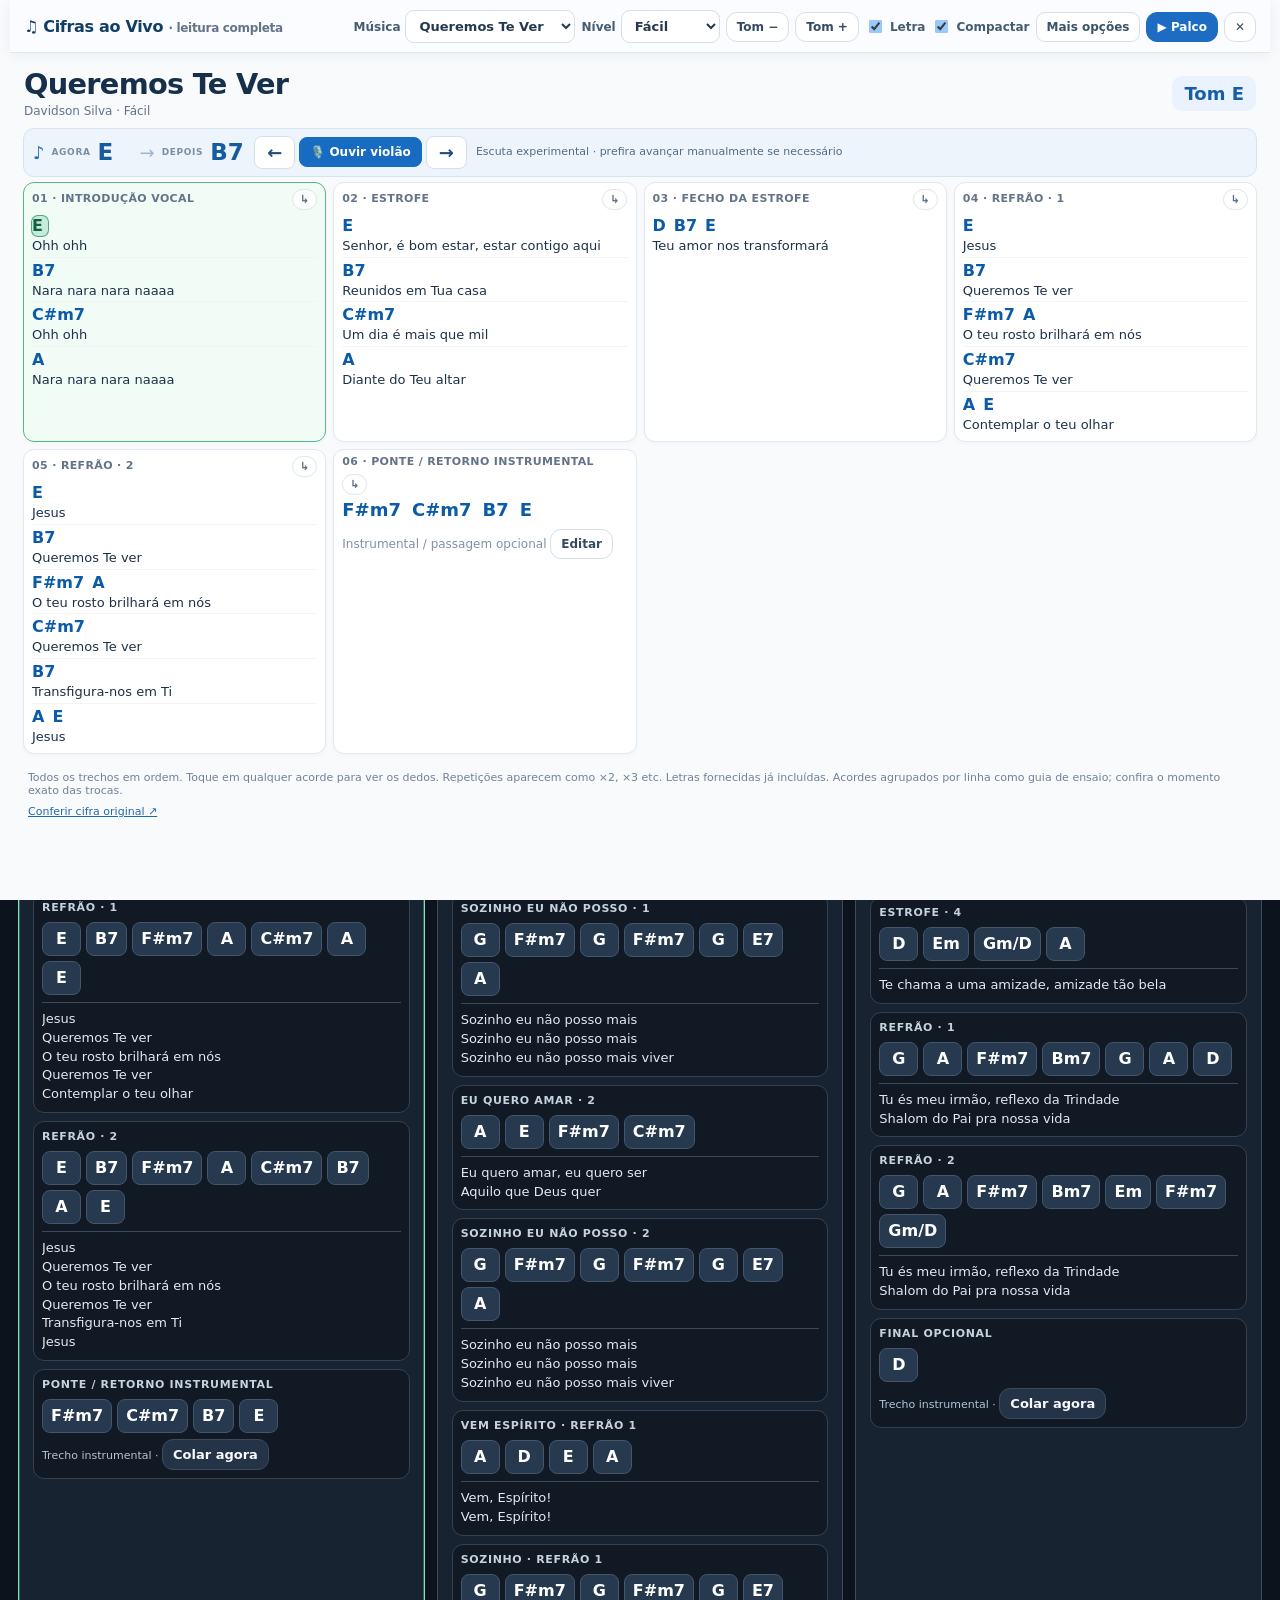
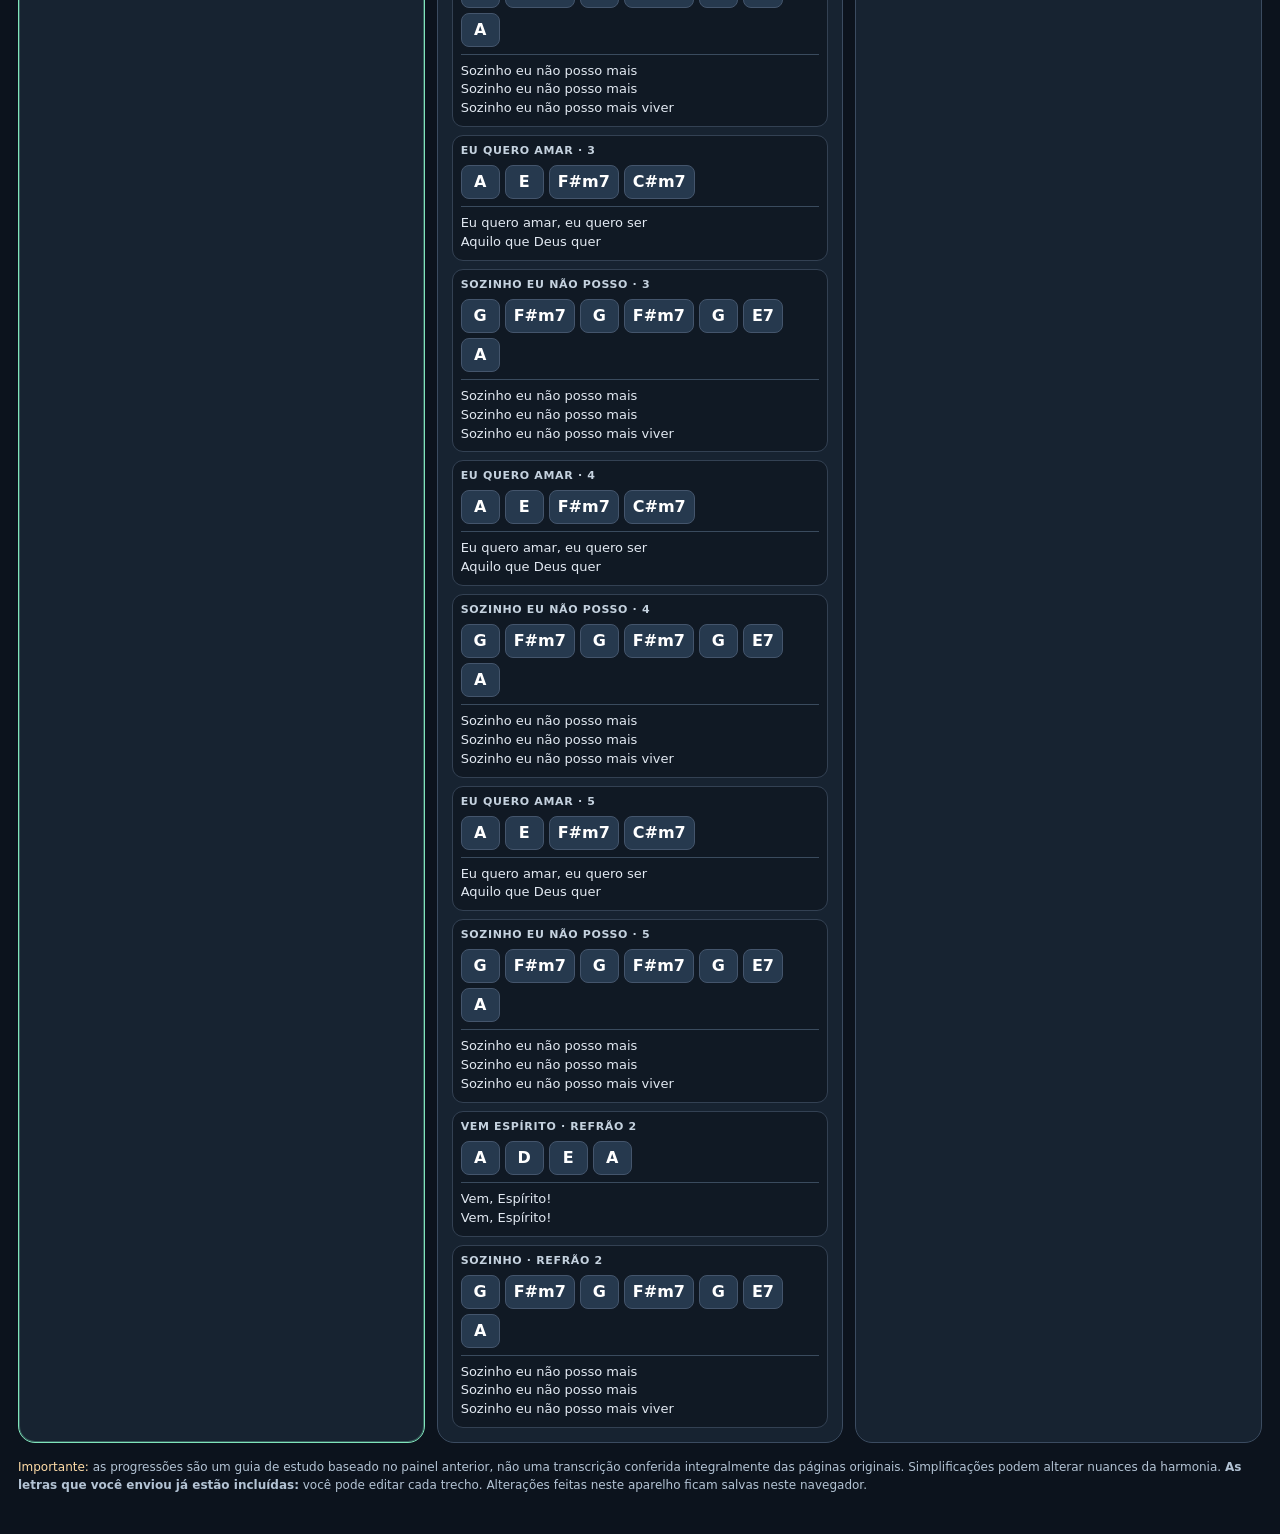
<file: cifras/index.html>
<!doctype html>
<html lang="pt-BR">
<head>
<meta charset="utf-8">
<meta name="viewport" content="width=device-width, initial-scale=1, viewport-fit=cover">
<meta name="theme-color" content="#101722">
<title>Cifras ao Vivo — Leitura limpa</title>
<style>
:root{color-scheme:dark;--bg:#0c131d;--panel:#172331;--panel2:#243345;--border:#3b4b60;--text:#f7fafc;--muted:#b3c3d4;--accent:#80e4bb;--gold:#ffd684;--red:#ffaca8}
*{box-sizing:border-box}html,body{margin:0;background:var(--bg);color:var(--text);min-height:100%;font-family:system-ui,-apple-system,"Segoe UI",Roboto,Arial,sans-serif}body{overflow-x:hidden}button,select,textarea,input{font:inherit}button{cursor:pointer}button:focus-visible,select:focus-visible,textarea:focus-visible,input:focus-visible,a:focus-visible{outline:2px solid var(--accent);outline-offset:3px}a{color:var(--accent)}.wrap{max-width:1640px;margin:auto;padding:15px 18px 25px}.top{display:flex;gap:14px;justify-content:space-between;align-items:center;flex-wrap:wrap}.top h1{font-size:clamp(23px,3vw,36px);letter-spacing:-.035em;margin:0}.sub{color:var(--muted);font-size:13px;margin:5px 0 0}.actions{display:flex;gap:8px;flex-wrap:wrap}.btn{border:1px solid var(--border);background:var(--panel2);color:var(--text);border-radius:11px;padding:9px 12px;font-size:13px;font-weight:760}.btn:hover{border-color:var(--accent)}.btn.primary{background:var(--accent);color:#06281e;border-color:var(--accent)}.btn.flat{background:transparent}.btn.tiny{padding:7px 10px}.settings{display:flex;gap:12px;flex-wrap:wrap;align-items:center;margin:14px 0;padding:10px 13px;border-radius:13px;background:#152130;border:1px solid var(--border);font-size:13px}.settings label{display:inline-flex;gap:7px;align-items:center}.settings .check{accent-color:var(--accent);width:17px;height:17px}select{border:1px solid var(--border);background:#26374a;color:var(--text);padding:8px 9px;border-radius:8px;font-weight:700;max-width:100%}.legend{font-size:12px;color:var(--muted);margin:11px 0 14px;line-height:1.5}.legend strong{color:var(--text)}.songs{display:grid;grid-template-columns:repeat(3,minmax(0,1fr));gap:12px}.song{min-width:0;border-radius:17px;border:1px solid var(--border);background:var(--panel);padding:14px}.song.active{border-color:var(--accent);box-shadow:inset 0 0 0 1px #80e4bb50}.songhead{display:flex;align-items:flex-start;justify-content:space-between;gap:8px}.song h2{font-size:clamp(18px,1.7vw,23px);line-height:1.14;letter-spacing:-.02em;margin:0}.artist{font-size:12px;color:var(--muted);margin-top:4px}.keybox{text-align:center;flex:none;border:1px solid #736244;background:#352d25;color:var(--gold);border-radius:10px;padding:4px 9px;font-size:12px}.keybox strong{display:block;font-size:23px;line-height:1.1}.transpose{display:flex;gap:6px;align-items:center;margin:12px 0 7px}.transpose .btn{padding:6px 10px;min-width:34px;font-size:18px}.transpose select{flex:1;min-width:0}.tip{font-size:11px;color:var(--muted);min-height:18px;margin:5px 0 9px}.songactions{display:flex;flex-wrap:wrap;gap:6px;margin:7px 0}.songactions .btn{font-size:12px;padding:7px 9px}.section{border:1px solid #334153;background:#101924;padding:8px;margin-top:8px;border-radius:11px}.section.active{border-color:var(--accent);background:#183631}.sectionhead{display:flex;align-items:center;justify-content:space-between;gap:8px}.sectionname{color:#c5d2df;font-size:11px;font-weight:850;text-transform:uppercase;letter-spacing:.06em}.repeat{color:var(--gold);font-size:11px}.chords{display:flex;gap:5px;flex-wrap:wrap;margin-top:8px}.chord{min-width:39px;border-radius:8px;border:1px solid #44556c;background:#26394e;color:#fff;font-weight:900;font-size:16px;line-height:1;padding:8px;text-align:center}.chord:focus-visible,.chord:hover{border-color:var(--accent)}.chord.current{color:#082519;background:var(--accent);border-color:var(--accent)}.chord small{display:block;color:inherit;opacity:.72;font-size:9px;font-weight:650;margin-top:3px}.note{color:var(--muted);font-size:11px;margin-top:6px}.section-lyrics{white-space:pre-line;border-top:1px solid #3a4b5e;margin-top:7px;padding-top:7px;font-size:13px;color:#e2e9f2;line-height:1.45;max-height:160px;overflow:auto}.footer{font-size:12px;color:var(--muted);margin:15px 0;line-height:1.5}.notice{color:#ffdca7}.hidden{display:none!important}.compact .section{padding:6px;margin-top:6px}.compact .chord{padding:6px;font-size:14px}.compact .chords{margin-top:5px}
#stage{position:fixed;inset:0;z-index:100;background:#09111b;display:none;flex-direction:column;padding:clamp(10px,1.7vw,23px);gap:8px}#stage.show{display:flex}.stagebar{display:flex;align-items:center;justify-content:space-between;gap:8px;flex-wrap:wrap}.stagetitle{font-size:clamp(19px,2.4vw,31px);font-weight:900;letter-spacing:-.03em}.stagemeta{font-size:12px;color:var(--muted)}.stagecontrols{display:flex;gap:6px;align-items:center;flex-wrap:wrap}.stagecontrols .btn{padding:7px 9px}.stagecontrols select{padding:7px;font-size:12px}.stagecontrols label{display:inline-flex;gap:4px;align-items:center;font-size:12px;color:var(--muted)}.stage-center{display:grid;grid-template-columns:1.55fr 1fr;gap:9px;flex:1;min-height:115px}.bigbox{border-radius:17px;display:flex;flex-direction:column;align-items:center;justify-content:center;min-width:0;overflow:hidden;padding:6px;position:relative}.bigbox.current{border:2px solid var(--accent);background:#15382f}.bigbox.next{border:1px solid var(--border);background:#1c2a3b}.over{font-size:clamp(12px,1.6vw,20px);text-transform:uppercase;letter-spacing:.12em;color:#a8c5c0;font-weight:900}.giant{font-size:clamp(74px,15vw,220px);line-height:1.1;letter-spacing:-.065em;color:#b5ffe0;font-weight:970;text-align:center;white-space:nowrap}.giant.small{font-size:clamp(55px,10.5vw,145px);color:#fff}.underchord{font-size:clamp(11px,1.5vw,17px);font-weight:740;color:#c8d9e2;text-align:center}.seclabel{font-size:clamp(12px,1.5vw,18px);color:#cce5dc;font-weight:700;text-align:center;padding:0 6px}.upcoming{display:flex;align-items:center;gap:7px;justify-content:center;flex-wrap:wrap;min-height:30px}.pill{padding:5px 12px;background:var(--panel2);border:1px solid var(--border);border-radius:9px;font-size:clamp(16px,2vw,25px);font-weight:800}.stage-lyrics{background:#121d2b;border:1px solid #3b4c5b;border-radius:13px;padding:10px 14px;min-height:0;max-height:26vh;overflow:auto;flex:none}.lyrics-head{display:flex;align-items:center;justify-content:space-between;gap:8px;color:var(--gold);font-size:11px;letter-spacing:.08em;font-weight:850;text-transform:uppercase;margin-bottom:5px}.lyrics-body{color:#f5f6fd;font-size:clamp(17px,2.1vw,27px);line-height:1.38;font-weight:670;white-space:pre-line}.lyrics-empty{color:var(--muted);font-size:13px}.stage-bottom{display:grid;grid-template-columns:1fr 2fr 1fr;gap:9px;min-height:65px}.bigbtn{background:#29394c;border-radius:14px;border:1px solid var(--border);color:white;font-size:clamp(17px,2.5vw,30px);font-weight:850;padding:10px 8px}.bigbtn.primary{background:var(--accent);color:#073021;border-color:var(--accent)}.hint{font-size:11px;color:var(--muted);text-align:center}
.modal-backdrop{position:fixed;inset:0;background:#000c;z-index:220;display:none;align-items:center;justify-content:center;padding:14px}.modal-backdrop.show{display:flex}.modal{background:#182637;border:1px solid #52667c;border-radius:17px;padding:17px;box-shadow:0 25px 70px #000a;max-height:min(92vh,900px);overflow:auto;width:min(95vw,670px)}.modal h3{margin:0 0 7px;font-size:22px}.modal-top{display:flex;justify-content:space-between;align-items:flex-start;gap:10px}.modal-desc{font-size:13px;line-height:1.45;color:var(--muted);margin:7px 0 12px}.modal-actions{display:flex;flex-wrap:wrap;gap:7px;margin-top:12px}.diagram-container{display:flex;align-items:center;justify-content:center;gap:20px;flex-wrap:wrap}.diagram-container svg{width:min(100%,270px);height:auto}.diagram-notes{max-width:250px;line-height:1.5;font-size:14px}.modal textarea{display:block;resize:vertical;width:100%;background:#0c1725;color:#fff;border:1px solid var(--border);border-radius:10px;padding:11px;line-height:1.45;min-height:150px;font-size:14px}.lyric-grid{display:grid;grid-template-columns:200px 1fr;gap:10px;align-items:start}.section-select{width:100%;padding:9px}.lyric-tools{display:flex;flex-wrap:wrap;gap:7px;margin:9px 0}.muted{color:var(--muted)}.toast{position:fixed;z-index:350;bottom:15px;left:50%;transform:translateX(-50%);background:#f4f2df;color:#15212a;border-radius:12px;padding:11px 16px;display:none;font-size:13px;font-weight:750;max-width:min(92vw,600px);text-align:center;box-shadow:0 10px 30px #0009}.toast.show{display:block}
@media(max-width:950px){.songs{grid-template-columns:1fr}.song{padding:12px}.song h2{font-size:21px}.tip{min-height:0}.stagecontrols .btn,.stagecontrols select{font-size:12px}.stage-center{grid-template-columns:1.2fr .9fr}}
@media(max-width:570px){.wrap{padding:12px 9px}.settings{gap:8px;padding:8px}.stagebar{gap:6px}.stagetitle{font-size:18px}.stagecontrols{gap:4px}.stagecontrols .btn{font-size:12px;padding:6px}.stagecontrols select{max-width:97px;padding:6px}.stage-center{grid-template-columns:1fr;grid-template-rows:1.1fr .75fr;gap:6px}.bigbox{border-radius:12px}.giant{font-size:clamp(73px,22vw,125px)}.giant.small{font-size:clamp(46px,16vw,90px)}.over{font-size:12px}.stage-lyrics{max-height:24vh;padding:8px}.lyrics-body{font-size:17px}.stage-bottom{grid-template-columns:1fr 1.6fr 1fr;gap:5px;min-height:55px}.bigbtn{font-size:16px;border-radius:11px;padding:8px 4px}.hint{font-size:10px}.lyric-grid{grid-template-columns:1fr}.diagram-container{gap:2px}}
@media(max-height:640px){.stage-lyrics{max-height:19vh}.stage-bottom{min-height:48px}.giant{font-size:clamp(53px,13vh,115px)}.giant.small{font-size:clamp(39px,10vh,82px)}.bigbtn{font-size:16px;padding:5px}}
@media print{.actions,.settings,.legend,.songactions,.transpose,#stage,.modal-backdrop,.toast{display:none!important}.songs{grid-template-columns:repeat(3,1fr)}.wrap{padding:0}.song,.section{background:white;color:black}.chord{background:white;color:black;border:1px solid #888}.sectionname,.artist,.tip{color:#555}}
/* Folha da música — sem avançar acordes */
#full-sheet{position:fixed;inset:0;z-index:108;display:none;overflow:auto;overscroll-behavior:contain;background:#0b1420;color:#f6fbff;padding:14px max(12px,calc((100vw - 1380px)/2));}
#full-sheet.show{display:block}.sheet-toolbar{display:flex;align-items:center;justify-content:space-between;gap:8px;flex-wrap:wrap;position:sticky;top:-14px;z-index:2;background:#101c2b;border-bottom:1px solid #415268;padding:10px 12px;border-radius:12px;margin-bottom:10px}
.sheet-toolbar strong{font-size:clamp(19px,2.5vw,27px)}.sheet-controls{display:flex;align-items:center;gap:7px;flex-wrap:wrap}.sheet-controls label{display:inline-flex;gap:5px;align-items:center;color:#d6e5ef;font-size:13px;font-weight:650}.sheet-controls select{background:#26394a;color:#fff;border:1px solid #526478;border-radius:9px;padding:8px 9px;min-width:74px;font-size:14px}
.sheet-heading{padding:8px 8px 13px;display:flex;align-items:flex-end;justify-content:space-between;gap:10px;flex-wrap:wrap;border-bottom:1px solid #38495e}.sheet-heading h2{font-size:clamp(24px,3vw,34px);margin:0;letter-spacing:-.025em}.sheet-heading p{margin:4px 0 0;color:#b9ccde;font-size:13px}.sheet-tonality{color:#a5ffe0;font-weight:950;font-size:29px}
.sheet-grid{display:grid;grid-template-columns:repeat(2,minmax(0,1fr));gap:10px;align-items:stretch;margin:11px 0}.sheet-section{border:1px solid #415268;border-radius:11px;background:#182739;padding:10px 12px;min-width:0}.sheet-section.active{border-color:#80e4bb}.sheet-section-head{display:flex;align-items:center;justify-content:space-between;gap:6px;flex-wrap:wrap;margin-bottom:7px}.sheet-section-head strong{color:#ffe29d;font-size:clamp(14px,1.4vw,18px);line-height:1.2}.sheet-section-head .meta{font-size:12px;color:#b9cce0;font-weight:700}.sheet-inline-chords{display:flex;flex-wrap:wrap;gap:7px;align-items:center}.sheet-chord{background:#283d4c;border:1px solid #4e6577;border-radius:8px;color:#b7ffdf;font-weight:950;font-size:clamp(18px,2vw,28px);padding:6px 10px;min-width:48px;line-height:1.12}.sheet-chord:focus-visible{outline:3px solid #ffe29d}.sheet-chord small{display:block;font-size:10px;color:#d1e4ec;font-weight:600}.sheet-lyric{white-space:pre-wrap;margin-top:10px;color:#f5f5fb;line-height:1.35;font-weight:600;font-size:clamp(15px,1.4vw,19px);padding:10px;background:#0d1b2a;border-radius:9px}.sheet-lyric-empty{margin-top:8px;color:#a7baca;font-size:12px;font-weight:500}.sheet-foot{display:flex;gap:8px;align-items:center;justify-content:space-between;flex-wrap:wrap;color:#bbcbda;font-size:12px;margin:0 4px 12px}.sheet-foot a{color:#b0efce}
#full-sheet.fit .sheet-grid{gap:7px;margin-top:8px}#full-sheet.fit .sheet-section{padding:7px 9px}#full-sheet.fit .sheet-section-head{margin-bottom:5px}#full-sheet.fit .sheet-section-head strong{font-size:clamp(13px,1.2vw,16px)}#full-sheet.fit .sheet-inline-chords{gap:5px}#full-sheet.fit .sheet-chord{font-size:clamp(17px,1.6vw,23px);padding:4px 7px;min-width:38px}#full-sheet.fit .sheet-lyric{font-size:14px;line-height:1.2;padding:6px}
@media(min-width:1320px){#full-sheet.fit .sheet-grid{grid-template-columns:repeat(3,minmax(0,1fr))}}
@media(max-width:780px){#full-sheet{padding:8px}#full-sheet .sheet-grid{grid-template-columns:1fr}.sheet-toolbar{top:-8px;padding:9px}.sheet-controls{width:100%}.sheet-controls select{min-width:65px}.sheet-heading h2{font-size:24px}.sheet-heading{padding-bottom:8px}.sheet-chord{font-size:24px}}
@media(max-width:460px){.sheet-controls .btn{padding:7px;font-size:12px}.sheet-controls label{font-size:12px}.sheet-controls select{padding:7px 5px}.sheet-chord{font-size:22px}.sheet-toolbar strong{font-size:19px}}
@page{size:A4 landscape;margin:7mm}
@media print{body.print-sheet{background:white!important;color:black!important}body.print-sheet #overview,body.print-sheet #stage,body.print-sheet .modal-backdrop,body.print-sheet .toast{display:none!important}body.print-sheet #full-sheet{display:block!important;position:static!important;overflow:visible!important;inset:auto!important;background:white!important;color:black!important;padding:0!important}body.print-sheet .sheet-toolbar,body.print-sheet .sheet-foot,body.print-sheet .sheet-section-head button{display:none!important}body.print-sheet .sheet-heading{border-bottom:1px solid #777;color:black;padding:0 0 5px}body.print-sheet .sheet-heading h2{font-size:21px}body.print-sheet .sheet-heading p{color:#444;font-size:10px}body.print-sheet .sheet-tonality{color:black;font-size:19px}body.print-sheet .sheet-grid{grid-template-columns:repeat(2,minmax(0,1fr));gap:5px}body.print-sheet .sheet-section{break-inside:avoid;border:1px solid #aaa;background:white!important;color:black!important;padding:5px}body.print-sheet .sheet-section-head{margin-bottom:3px}body.print-sheet .sheet-section-head strong,body.print-sheet .sheet-section-head .meta{color:black!important;font-size:11px}body.print-sheet .sheet-inline-chords{gap:4px}body.print-sheet .sheet-chord{background:white!important;color:black!important;border:1px solid #bbb;padding:3px 5px;font-size:14px;min-width:auto}body.print-sheet .sheet-chord small{font-size:8px;color:#444}body.print-sheet .sheet-lyric{color:black;background:white;font-size:10px;line-height:1.1;padding:2px;margin-top:4px}body.print-sheet .sheet-lyric-empty{display:none}body.print-sheet #full-sheet{font-family:Arial,sans-serif}}
</style>
<style>
.sheet-score{display:flex;flex-direction:column;gap:8px}.sheet-line{padding:5px 2px 7px;border-bottom:1px dashed #344c61;min-width:0}.sheet-line:last-child{border-bottom:0}.sheet-line-chords{display:flex;gap:5px;flex-wrap:wrap;margin-bottom:4px}.sheet-line-chords .sheet-chord{font-size:clamp(15px,1.6vw,22px);padding:4px 9px;min-width:37px}.sheet-line-lyrics{font-size:clamp(15px,1.55vw,20px);font-weight:650;line-height:1.32;color:#f1f7ff;overflow-wrap:break-word}.chord-spacer{font-size:13px;color:#8294a5}.stage-lyric-line{padding:2px 7px;border-left:3px solid transparent;opacity:.78}.stage-lyric-line.now{color:#b8ffe0;border-color:#80e4bb;background:#19382f;border-radius:4px;opacity:1;font-weight:900}
#full-sheet.fit .sheet-line{padding:3px 1px 4px}#full-sheet.fit .sheet-score{gap:4px}#full-sheet.fit .sheet-line-lyrics{font-size:clamp(13px,1.25vw,17px)}#full-sheet.fit .sheet-line-chords .sheet-chord{font-size:clamp(15px,1.4vw,20px);padding:3px 7px}
@media(max-width:630px){.sheet-line-lyrics{font-size:17px}.sheet-line-chords .sheet-chord{font-size:19px}}
@media print{.sheet-score{gap:4px}.sheet-line{break-inside:avoid;padding:2px}.sheet-line-lyrics{font-size:12px!important;color:#111!important}.sheet-line-chords .sheet-chord{font-size:12px!important;padding:2px 4px!important}}
</style>

<style id="clean-sheet-style">
:root{--paper:#f8fafc;--sheet-ink:#17263b;--sheet-muted:#637388;--sheet-line:#dfe6ee;--sheet-blue:#1659a4;--sheet-highlight:#e3f6ed}
#full-sheet{background:var(--paper);color:var(--sheet-ink);padding:0 max(10px,calc((100vw - 1500px)/2));}
#full-sheet .sheet-toolbar{background:rgba(250,252,255,.985);color:var(--sheet-ink);border-bottom:1px solid var(--sheet-line);border-radius:0;top:0;margin:0;padding:10px 14px 9px;box-shadow:0 2px 14px #1834540e;}
#full-sheet .sheet-toolbar strong{font-size:16px;color:#123d64;white-space:nowrap;letter-spacing:-.02em}
#full-sheet .sheet-toolbar small{font-size:12px;font-weight:600;color:var(--sheet-muted)}
#full-sheet .sheet-controls{gap:6px}
#full-sheet .sheet-controls label{color:#455b72;font-size:12px;font-weight:700}
#full-sheet .sheet-controls select{background:#fff;color:#24384e;border:1px solid #d5dfe9;border-radius:9px;padding:7px 9px;font-weight:700;font-size:13px;}
#full-sheet .btn{background:#fff;border:1px solid #d6e0ea;color:#334a62;padding:7px 10px;font-size:12px}
#full-sheet .btn.primary{background:#1d6cc3;color:#fff;border-color:#1d6cc3}
#full-sheet .sheet-heading{padding:16px 14px 10px;align-items:center;border-bottom:0}
#full-sheet .sheet-heading h2{font-size:clamp(23px,2.25vw,30px);color:#162f4a;line-height:1.07}
#full-sheet .sheet-heading p{color:var(--sheet-muted);font-size:12px}
#full-sheet .sheet-tonality{font-size:18px;font-weight:800;background:#e9f2fd;color:#185da7;border-radius:10px;padding:7px 12px}
#full-sheet .sheet-grid{display:grid;grid-template-columns:repeat(4,minmax(0,1fr));gap:9px;align-items:stretch;margin:9px 13px 12px}
#full-sheet .sheet-section{background:#fff;border:1px solid #e1e8f1;border-radius:11px;box-shadow:0 2px 4px #1b395506;padding:9px 10px;min-width:0}
#full-sheet .sheet-section.active{border:1.5px solid #58b789;background:#f2fcf7}
#full-sheet .sheet-section-head{margin-bottom:5px;display:flex;gap:5px;align-items:center}
#full-sheet .sheet-section-head strong{font-size:12px;line-height:1.15;color:#637388;text-transform:uppercase;letter-spacing:.032em}
#full-sheet .sheet-section-head .meta{color:#69829b;font-size:11px}
#full-sheet .sheet-section-head .btn{font-size:11px;padding:3px 7px;opacity:.8}
#full-sheet .sheet-score{gap:2px}
#full-sheet .sheet-line{border-bottom:1px solid #f1f3f5;padding:4px 0 5px}
#full-sheet .sheet-line:last-child{border:none}
#full-sheet .sheet-line-chords{gap:3px;margin-bottom:3px}
#full-sheet .sheet-line-chords .sheet-chord,#full-sheet .sheet-inline-chords .sheet-chord{background:transparent;color:#0b5ba9;border:0;border-radius:5px;font-size:18px;min-width:auto;padding:0px 6px 0px 0px;font-weight:850;line-height:1.25}
#full-sheet .sheet-chord:hover{color:#104070;text-decoration:underline;background:transparent}
#full-sheet .sheet-chord.is-current{background:#c7ebdb;color:#155f44;padding:1px 6px;border-radius:6px;box-shadow:0 0 0 1px #52a47c}
#full-sheet .sheet-chord small{display:block;color:#587189;font-size:10px}
#full-sheet .sheet-line-lyrics{font-size:14.5px;line-height:1.18;font-weight:540;color:#1d3147;white-space:pre-wrap;overflow-wrap:break-word}
#full-sheet .sheet-lyric-empty{font-size:12px;color:#8192a4}
#full-sheet .sheet-foot{color:#718297;font-size:11px;border-color:#e2eaf1;padding:5px 14px 17px}
#full-sheet .sheet-foot a{color:#2068ae}
#full-sheet.fit .sheet-grid{gap:7px;margin-top:5px}
#full-sheet.fit .sheet-section{padding:6px 8px}
#full-sheet.fit .sheet-line{padding:2px 0 3px}
#full-sheet.fit .sheet-section-head{margin-bottom:4px}
#full-sheet.fit .sheet-section-head strong{font-size:11px}
#full-sheet.fit .sheet-line-lyrics{font-size:13px;line-height:1.13}
#full-sheet.fit .sheet-line-chords .sheet-chord{font-size:16px;padding:0 5px 0 0}
#full-sheet.fit .sheet-score{gap:1px}
.sheet-more{position:relative;z-index:5}
.sheet-more summary{display:block;list-style:none;background:#fff;border:1px solid #d6e0ea;border-radius:9px;padding:7px 10px;color:#38536b;font-size:12px;font-weight:720;cursor:pointer}
.sheet-more summary::-webkit-details-marker{display:none}
.sheet-more-menu{display:flex;flex-direction:column;gap:5px;padding:7px;border-radius:11px;position:absolute;right:0;top:calc(100% + 5px);width:175px;background:#fff;border:1px solid #d6e0ea;box-shadow:0 10px 36px #15334c38}
.sheet-more-menu .btn{width:100%;text-align:left}
.follow-bar{position:sticky;top:57px;z-index:2;display:flex;gap:9px;align-items:center;flex-wrap:wrap;margin:0 13px 4px;background:#edf4fc;border:1px solid #d5e3f2;border-radius:11px;padding:7px 9px;color:#173f66}
.follow-main{display:flex;gap:7px;align-items:center;white-space:nowrap}
.follow-icon{font-size:18px;color:#2872b7}
.follow-mini{font-size:9px;letter-spacing:.07em;color:#7890a4;font-weight:820}
.follow-main strong{font-size:23px;line-height:1;color:#155c9e;min-width:35px}
.follow-arrow{color:#9bb5ce;font-size:18px}
.follow-controls{display:flex;gap:4px;align-items:center}
#full-sheet .follow-plain{background:#fff;border:1px solid #d6e0ea;color:#214e78;border-radius:8px;padding:5px 12px;font-size:18px;font-weight:800;cursor:pointer}
#full-sheet .follow-mic{background:#176bc0;border:1px solid #176bc0;color:#fff;border-radius:8px;padding:7px 10px;font-size:12px;font-weight:750;cursor:pointer}
#full-sheet .follow-mic.running{background:#14784b;border-color:#14784b}
.follow-feedback{min-width:170px;flex:1;font-size:11px;line-height:1.18;color:#526c83}
@media(max-width:1199px){#full-sheet .sheet-grid{grid-template-columns:repeat(3,minmax(0,1fr));}}
@media(max-width:840px){#full-sheet .sheet-grid{grid-template-columns:repeat(2,minmax(0,1fr));}#full-sheet .sheet-toolbar strong small{display:none}#full-sheet .sheet-heading{padding:12px 10px 7px}}
@media(max-width:600px){#full-sheet{padding:0}#full-sheet .sheet-grid{grid-template-columns:1fr;margin:5px 9px 12px}#full-sheet .sheet-toolbar{padding:9px;gap:6px}#full-sheet .sheet-toolbar strong{font-size:15px}#full-sheet .sheet-controls{width:auto}#full-sheet .sheet-controls label{font-size:11px}#full-sheet .sheet-controls select{padding:6px;max-width:155px}#full-sheet .sheet-key-change{display:none}.follow-bar{margin:0 9px 7px;top:106px}.follow-feedback{order:3;flex-basis:100%}#full-sheet .sheet-heading h2{font-size:22px}#full-sheet .sheet-section{padding:11px 13px}#full-sheet .sheet-line-lyrics{font-size:18px}#full-sheet.fit .sheet-line-lyrics{font-size:16px}#full-sheet .sheet-line-chords .sheet-chord{font-size:21px}#full-sheet.fit .sheet-line-chords .sheet-chord{font-size:19px}}
@media(min-width:1200px){#full-sheet.song-long .sheet-grid{grid-template-columns:repeat(5,minmax(0,1fr))}}
@media(min-width:841px) and (max-width:1199px){#full-sheet.song-long .sheet-grid{grid-template-columns:repeat(4,minmax(0,1fr))}}
@media print{#full-sheet{background:#fff!important}#full-sheet .sheet-toolbar,#full-sheet .follow-bar{display:none!important}#full-sheet .sheet-grid{grid-template-columns:repeat(3,minmax(0,1fr))!important}#full-sheet .sheet-section{border:1px solid #ccc!important;break-inside:avoid!important}#full-sheet .sheet-line-lyrics{color:#111!important}#full-sheet .sheet-chord{color:#111!important}}
</style>
</head>
<body>
<main class="wrap" id="overview">
 <div class="top"><div><h1>Cifras ao Vivo <span style="color:var(--accent)">♪</span></h1><p class="sub">Encontro de casais · 3 canções · modo palco e música inteira na mesma página</p></div><div class="actions"><button class="btn primary" id="open-stage">▶ Modo palco</button><button class="btn" id="open-sheet">▤ Música completa</button><button class="btn" id="print">Imprimir</button></div></div>
 <div class="settings">
  <label>🎸 Nível <select id="level" aria-label="Nível dos acordes"><option value="original">Original</option><option value="easy">Fácil</option><option value="basic">Básico</option></select></label>
  <label><input class="check" type="checkbox" id="show-lyrics"> Mostrar letra</label>
  <label title="Usa formas mais fáceis e capotraste para manter o mesmo tom"><input class="check" type="checkbox" id="use-capo"> Usar capotraste no Básico</label>
  <label><input class="check" type="checkbox" id="modulations"> Subidas de tom da 1ª música</label>
  <label><input class="check" type="checkbox" id="compact"> Compacto</label>
 </div>
 <div class="legend"><strong>Tom não muda ao simplificar:</strong> Original = acordes do guia; Fácil = substituições aproximadas; Básico = posições reduzidas. O <strong>capotraste</strong> mantém o som no tom escolhido mesmo com outras formas. <strong>Toque num acorde</strong> para ver onde colocar os dedos. Teclas: espaço/→ avança, ← volta, 1–3 troca música.</div>
 <div class="songs" id="songs"></div>
 <div class="footer"><span class="notice">Importante:</span> as progressões são um guia de estudo baseado no painel anterior, não uma transcrição conferida integralmente das páginas originais. Simplificações podem alterar nuances da harmonia. <strong>As letras que você enviou já estão incluídas:</strong> você pode editar cada trecho. Alterações feitas neste aparelho ficam salvas neste navegador.</div>
</main>
<section id="full-sheet" role="dialog" aria-modal="true" aria-label="Música completa com todos os acordes">
 <header class="sheet-toolbar"><strong>♫ Cifras ao Vivo <small>· leitura completa</small></strong><div class="sheet-controls">
  <label>Música <select id="sheet-song" aria-label="Selecionar música"><option value="0">Queremos Te Ver</option><option value="1">Vem Espírito</option><option value="2">Amizade Tão Bela</option></select></label>
  <label>Nível <select id="sheet-level" aria-label="Nível dos acordes"><option value="original">Original</option><option value="easy">Fácil</option><option value="basic">Básico</option></select></label>
  <button class="btn sheet-key-change" id="sheet-key-down" title="Descer um semitom">Tom −</button><button class="btn sheet-key-change" id="sheet-key-up" title="Subir um semitom">Tom +</button>
  <label><input type="checkbox" id="sheet-lyrics-check"> Letra</label><label title="Reduz o tamanho para caber mais trechos em uma tela"><input type="checkbox" id="sheet-fit"> Compactar</label>
  <details class="sheet-more"><summary>Mais opções</summary><div class="sheet-more-menu"><button class="btn" id="sheet-edit-lyrics">✎ Editar letra</button><a class="btn flat" id="sheet-original" href="#" target="_blank" rel="noopener noreferrer">Cifra original ↗</a><button class="btn" id="sheet-print">Imprimir</button></div></details><button class="btn primary" id="sheet-stage">▶ Palco</button><button class="btn" id="sheet-close">✕</button>
 </div></header>
 <div class="sheet-heading"><div><h2 id="sheet-title">—</h2><p id="sheet-artist">—</p></div><div class="sheet-tonality" id="sheet-key">—</div></div>
 <div class="follow-bar">
   <div class="follow-main"><span class="follow-icon">♪</span><span class="follow-mini">AGORA</span><strong id="sheet-now">—</strong><span class="follow-arrow">→</span><span class="follow-mini">DEPOIS</span><strong id="sheet-next">—</strong></div>
   <div class="follow-controls"><button class="follow-plain" id="sheet-prev" title="Acorde anterior (seta para esquerda)">←</button><button class="follow-mic" id="sheet-mic">🎙️ Ouvir violão</button><button class="follow-plain" id="sheet-next-btn" title="Próximo acorde (espaço)">→</button></div>
   <div class="follow-feedback" id="sheet-audio-status">Escuta experimental · prefira avançar manualmente se necessário</div>
 </div>
 <div class="sheet-grid" id="sheet-grid"></div>
 <footer class="sheet-foot"><span>Todos os trechos em ordem. Toque em qualquer acorde para ver os dedos. Repetições aparecem como ×2, ×3 etc. Letras fornecidas já incluídas. Acordes agrupados por linha como guia de ensaio; confira o momento exato das trocas.</span><a id="sheet-source" href="#" target="_blank" rel="noopener noreferrer">Conferir cifra original ↗</a></footer>
</section>
<section id="stage" role="dialog" aria-modal="true" aria-label="Modo palco">
 <div class="stagebar"><div><div class="stagetitle" id="stage-song">—</div><div class="stagemeta" id="stage-meta">—</div></div><div class="stagecontrols">
 <select id="stage-level" aria-label="Nível"><option value="original">Original</option><option value="easy">Fácil</option><option value="basic">Básico</option></select>
 <button class="btn" id="stage-key-down" title="Descer um semitom">Tom −</button><button class="btn" id="stage-key-up" title="Subir um semitom">Tom +</button>
 <button class="btn" id="stage-lyrics-btn" title="Mostrar ou ocultar letra">Letra: não</button>
 <a class="btn flat" id="stage-original" target="_blank" rel="noopener noreferrer" href="#">Letra original ↗</a><button class="btn" id="stage-shape" title="Ver posição do acorde atual">🎸 Posição</button>
 <button class="btn" id="toggle-auto">Auto: não</button><button class="btn" id="toggle-listen" title="Escuta experimental pelo microfone; pode errar com voz e ruído">🎙️ Ouvir: não</button><button class="btn" id="stage-close">✕ Sair</button>
 </div></div>
 <div class="stage-center"><div class="bigbox current" id="current-box"><div class="over">TOQUE AGORA</div><div class="giant" id="current-chord">—</div><div class="underchord" id="current-shape"></div><div class="seclabel" id="current-section">—</div></div><div class="bigbox next"><div class="over">PRÓXIMO</div><div class="giant small" id="next-chord">—</div><div class="underchord" id="next-shape"></div><div class="seclabel" id="next-section">—</div></div></div>
 <div class="upcoming" id="upcoming"></div>
 <div class="stage-lyrics hidden" id="stage-lyrics"><div class="lyrics-head"><span id="lyrics-section">LETRA · TRECHO ATUAL</span><button class="btn tiny" id="stage-edit-lyrics">Editar letra</button></div><div class="lyrics-body" id="lyrics-body"></div></div>
 <div class="stage-bottom"><button class="bigbtn" id="back">← Voltar</button><button class="bigbtn primary" id="forward">Próximo acorde →</button><button class="bigbtn" id="next-part">Próxima parte ↪</button></div>
 <div class="hint" id="audio-status">Espaço/→ próximo · ← voltar · ↓ próxima parte · C posição · L letra · 1,2,3 música · Esc sair. Auto por tempo não escuta. Microfone experimental ainda pode errar.</div>
</section>
<div class="modal-backdrop" id="diagram-backdrop" role="dialog" aria-modal="true" aria-label="Posição do acorde"><div class="modal" style="max-width:620px"><div class="modal-top"><div><h3 id="diagram-title">Acorde</h3><div class="muted" id="diagram-subtitle"></div></div><button class="btn" id="diagram-close">Fechar ✕</button></div><div class="diagram-container"><div id="diagram-svg"></div><div class="diagram-notes" id="diagram-notes"></div></div><div class="modal-actions"><button class="btn primary" id="diagram-go">▶ Tocar a partir daqui</button></div></div></div>
<div class="modal-backdrop" id="lyrics-backdrop" role="dialog" aria-modal="true" aria-label="Adicionar letra"><div class="modal"><div class="modal-top"><div><h3 id="lyrics-title">Adicionar letra</h3><div class="modal-desc">1. Abra a letra no Cifra Club. 2. Copie o texto da sua cópia. 3. Volte e use o botão <strong>Colar área de transferência</strong> (ou cole manualmente). 4. Distribua por trechos. As letras fornecidas já estão disponíveis. Edições adicionais ficam salvas apenas neste navegador.</div><p><a class="btn flat" id="lyrics-original" href="#" target="_blank" rel="noopener noreferrer">Abrir letra/cifra oficial ↗</a></p></div><button class="btn" id="lyrics-close">Fechar ✕</button></div><label for="lyric-bulk" style="font-size:13px;font-weight:700">Colar letra completa (opcional)</label><textarea id="lyric-bulk" rows="5" placeholder="Cole aqui os versos. Separe cada bloco com uma linha em branco..."></textarea><div class="lyric-tools"><button class="btn" id="paste-clipboard">Colar área de transferência</button><button class="btn primary" id="split-lyrics">Distribuir por trechos</button><button class="btn" id="clear-lyrics">Limpar a letra da música</button></div><div class="lyric-grid"><div><label for="lyric-section-select" style="font-size:13px;font-weight:700">Editar um trecho</label><select id="lyric-section-select" class="section-select"></select><div class="modal-desc" id="lyric-counter"></div></div><div><textarea id="lyric-section-text" rows="6" placeholder="Texto mostrado nesta parte da música. Pode usar várias linhas."></textarea><div class="modal-actions"><button class="btn primary" id="save-lyric-section">Salvar este trecho</button><button class="btn" id="lyrics-next">Próximo trecho →</button></div></div></div></div></div>
<div id="toast" class="toast" role="status" aria-live="polite"></div>
<script>
(()=>{'use strict';
const SONGS=[
 {"name":"Queremos Te Ver","artist":"Davidson Silva","key":"E","url":"https://www.cifraclub.com.br/davidson-silva/queremos-te-ver/","sections":[{"name":"Introdução vocal","ch":"E B/D# C#m A","lineMap":[1,1,1,1]},{"name":"Estrofe","ch":"E B C#m A","lineMap":[1,1,1,1]},{"name":"Fecho da estrofe","ch":"D B E","lineMap":[3]},{"name":"Refrão · 1","ch":"E B F#m A C#m A E","lineMap":[1,1,2,1,2]},{"name":"Refrão · 2","ch":"E B F#m A C#m B A E","lineMap":[1,1,2,1,1,2]},{"name":"Ponte / retorno instrumental","ch":"F#m C#m B E"}],"mod":[{"name":"Modulação para F# (opcional)","ch":"F# C# G#m B D#m C# F#","lineMap":[1,1,1,1,3]},{"name":"Modulação para G# (opcional)","ch":"G# D# A#m C# E#m D# G#","lineMap":[1,1,1,1,1,2]}]},
 {"name":"Vem Espírito","artist":"Padre Marcelo Rossi","key":"A","url":"https://www.cifraclub.com.br/padre-marcelo-rossi/vem-espirito/","sections":[{"name":"Abertura · Vem Espírito","ch":"A D/A E/A A","lineMap":[2,2]},{"name":"Abertura · Sozinho não posso","ch":"G9 F#m7 G9 F#m7 G9 D/E A","lineMap":[2,2,3]},{"name":"Eu quero amar · 1","ch":"A E/G# F#m7 C#m7","lineMap":[2,2]},{"name":"Sozinho eu não posso · 1","ch":"G9 F#m7 G9 F#m7 G9 D/E A","lineMap":[2,2,3]},{"name":"Eu quero amar · 2","ch":"A E/G# F#m7 C#m7","lineMap":[2,2]},{"name":"Sozinho eu não posso · 2","ch":"G9 F#m7 G9 F#m7 G9 D/E A","lineMap":[2,2,3]},{"name":"Vem Espírito · refrão 1","ch":"A D/A E/A A","lineMap":[2,2]},{"name":"Sozinho · refrão 1","ch":"G9 F#m7 G9 F#m7 G9 D/E A","lineMap":[2,2,3]},{"name":"Eu quero amar · 3","ch":"A E/G# F#m7 C#m7","lineMap":[2,2]},{"name":"Sozinho eu não posso · 3","ch":"G9 F#m7 G9 F#m7 G9 D/E A","lineMap":[2,2,3]},{"name":"Eu quero amar · 4","ch":"A E/G# F#m7 C#m7","lineMap":[2,2]},{"name":"Sozinho eu não posso · 4","ch":"G9 F#m7 G9 F#m7 G9 D/E A","lineMap":[2,2,3]},{"name":"Eu quero amar · 5","ch":"A E/G# F#m7 C#m7","lineMap":[2,2]},{"name":"Sozinho eu não posso · 5","ch":"G9 F#m7 G9 F#m7 G9 D/E A","lineMap":[2,2,3]},{"name":"Vem Espírito · refrão 2","ch":"A D/A E/A A","lineMap":[2,2]},{"name":"Sozinho · refrão 2","ch":"G9 F#m7 G9 F#m7 G9 D/E A","lineMap":[2,2,3]}]},
 {"name":"Amizade Tão Bela","artist":"Comunidade Católica Shalom","key":"D","url":"https://www.cifraclub.com.br/comunidade-catolica-shalom/amizade-tao-bela/","sections":[{"name":"Introdução (instrumental opcional)","ch":"D G Em A4"},{"name":"Estrofe · 1","ch":"D Em G A","lineMap":[4]},{"name":"Estrofe · 2","ch":"D Em Gm A","lineMap":[4]},{"name":"Estrofe · 3","ch":"D Em G A","lineMap":[4]},{"name":"Estrofe · 4","ch":"D Em Gm A","lineMap":[4]},{"name":"Refrão · 1","ch":"G A F#m Bm G A D","lineMap":[4,3]},{"name":"Refrão · 2","ch":"G A F#m Bm Em F#m Gm","lineMap":[4,3]},{"name":"Final opcional","ch":"D"}]}
];
const DEFAULT_LYRICS=[["Ohh ohh\nNara nara nara naaaa\nOhh ohh\nNara nara nara naaaa","Senhor, é bom estar, estar contigo aqui\nReunidos em Tua casa\nUm dia é mais que mil\nDiante do Teu altar","Teu amor nos transformará","Jesus\nQueremos Te ver\nO teu rosto brilhará em nós\nQueremos Te ver\nContemplar o teu olhar","Jesus\nQueremos Te ver\nO teu rosto brilhará em nós\nQueremos Te ver\nTransfigura-nos em Ti\nJesus","","Jesus\nQueremos Te ver\nO teu rosto brilhará em nós\nQueremos Te ver\nContemplar o teu olhar","Jesus\nQueremos Te ver\nO teu rosto brilhará em nós\nQueremos Te ver\nTransfigura-nos em Ti\nJesus"],["Vem, Espírito!\nVem, Espírito!","Sozinho eu não posso mais\nSozinho eu não posso mais\nSozinho eu não posso mais viver","Eu quero amar, eu quero ser\nAquilo que Deus quer","Sozinho eu não posso mais\nSozinho eu não posso mais\nSozinho eu não posso mais viver","Eu quero amar, eu quero ser\nAquilo que Deus quer","Sozinho eu não posso mais\nSozinho eu não posso mais\nSozinho eu não posso mais viver","Vem, Espírito!\nVem, Espírito!","Sozinho eu não posso mais\nSozinho eu não posso mais\nSozinho eu não posso mais viver","Eu quero amar, eu quero ser\nAquilo que Deus quer","Sozinho eu não posso mais\nSozinho eu não posso mais\nSozinho eu não posso mais viver","Eu quero amar, eu quero ser\nAquilo que Deus quer","Sozinho eu não posso mais\nSozinho eu não posso mais\nSozinho eu não posso mais viver","Eu quero amar, eu quero ser\nAquilo que Deus quer","Sozinho eu não posso mais\nSozinho eu não posso mais\nSozinho eu não posso mais viver","Vem, Espírito!\nVem, Espírito!","Sozinho eu não posso mais\nSozinho eu não posso mais\nSozinho eu não posso mais viver"],["","Tua vida é um dom de alegria e festa","Cantada com esplendor, com amor e graça","O Pai contempla na glória e com um sopro te cria","Te chama a uma amizade, amizade tão bela","Tu és meu irmão, reflexo da Trindade\nShalom do Pai pra nossa vida","Tu és meu irmão, reflexo da Trindade\nShalom do Pai pra nossa vida",""]];
const NOTES=['C','C#','D','D#','E','F','F#','G','G#','A','A#','B'];
const PITCH=Object.fromEntries(NOTES.map((x,i)=>[x,i]));Object.assign(PITCH,{Db:1,Eb:3,Gb:6,Ab:8,Bb:10,Cb:11,Fb:4,'E#':5,'B#':0});
const EASY={'B/D#':'B7','D/A':'D','E/A':'E','G9':'G','D/E':'E7','E/G#':'E','B':'B7','C#m':'C#m7','F#m':'F#m7','Bm':'Bm7','Gm':'Gm/D','A4':'A','F#':'F#7','C#':'C#7','G#m':'G#m7','D#m':'D#m7','G#':'G#7','D#':'D#7','A#m':'A#m7','E#m':'Fm7'};
const BASIC={...EASY,'F#m7':'F#m7','C#m7':'C#m7','F#m':'F#m7','Bm':'Bm7'};
const SHAPES={
 'C':[-1,3,2,0,1,0],'C7':[-1,3,2,3,1,0],'Cmaj7':[-1,3,2,0,0,0],'Cm':[-1,3,5,5,4,3],'Cm7':[-1,3,5,3,4,3],
 'D':[-1,-1,0,2,3,2],'D7':[-1,-1,0,2,1,2],'Dm':[-1,-1,0,2,3,1],'Dm7':[-1,-1,0,2,1,1],
 'E':[0,2,2,1,0,0],'E7':[0,2,0,1,0,0],'Em':[0,2,2,0,0,0],'Em7':[0,2,0,0,0,0],
 'F':[1,3,3,2,1,1],'Fmaj7':[-1,-1,3,2,1,0],'Fm':[1,3,3,1,1,1],
 'G':[3,2,0,0,0,3],'G7':[3,2,0,0,0,1],'G9':[3,-1,0,2,0,1],'Gm':[3,5,5,3,3,3],
 'A':[-1,0,2,2,2,0],'A7':[-1,0,2,0,2,0],'Am':[-1,0,2,2,1,0],'Am7':[-1,0,2,0,1,0],'Asus4':[-1,0,2,2,3,0],'A4':[-1,0,2,2,3,0],
 'B':[-1,2,4,4,4,2],'B7':[-1,2,1,2,0,2],'Bm':[-1,2,4,4,3,2],'Bm7':[-1,2,0,2,0,2],
 'C#m7':[-1,4,2,1,0,0],'C#m':[-1,4,6,6,5,4],'F#m':[2,4,4,2,2,2],'F#m7':[2,-1,2,2,2,0],
 'Gm/D':[-1,-1,0,3,3,3],'Bb/D':[-1,-1,0,3,3,1],'B/D#':[-1,6,4,4,4,2],
 'D/A':[-1,0,0,2,3,2],'E/A':[-1,0,2,1,0,0],'D/E':[0,-1,0,2,3,2],'E/G#':[4,-1,2,4,0,0]
};
const $=id=>document.getElementById(id);
const initial={song:0,step:0,level:'easy',showLyrics:true,useCapo:false,mod:false,compact:false,sheetSong:0,sheetLyrics:true,sheetFit:true,transpose:[0,0,0],lyrics:[{},{},{}]};
let saved={};try{saved=JSON.parse(localStorage.getItem('casais-cifras-v4')||localStorage.getItem('casais-cifras-v3')||'{}')||{};}catch(e){}
if(!localStorage.getItem('casais-cifras-v4')&&Array.isArray(saved.lyrics)){saved.lyrics[1]={};saved.step=0;}
const state={...initial,...saved,transpose:Array.isArray(saved.transpose)&&saved.transpose.length===3?saved.transpose:[0,0,0],lyrics:Array.isArray(saved.lyrics)&&saved.lyrics.length===3?saved.lyrics:[{},{},{}],auto:false,seconds:4,stage:false};
if(!['original','easy','basic'].includes(state.level))state.level='easy';state.sheetSong=Math.max(0,Math.min(2,Number(state.sheetSong)||0));state.sheetLyrics=!!state.sheetLyrics;state.sheetFit=state.sheetFit!==false;state.sheet=false;
let timer=null,wake=null,toastTimer=null,modalSong=0,modalSection=0,modalStep=0;
let micStream=null,micCtx=null,micAnalyser=null,micSamples=null,micTimer=null,micLastAdvance=0,micCandidateSince=0,micCandidate=-1;
function lyricText(i,si){const custom=state.lyrics[i]||{};return Object.prototype.hasOwnProperty.call(custom,si)?custom[si]:(DEFAULT_LYRICS[i]?.[si]||'');}
function lyricLines(text){return String(text||'').split(/\r?\n/).map(x=>x.trim()).filter(Boolean);}
function lineCounts(sec,n){
 const chords=sec.ch.trim().split(/\s+/),m=chords.length,original=Array.isArray(sec.lineMap)?sec.lineMap:[];
 if(original.length===n&&original.every(x=>Number.isInteger(x)&&x>=0)&&original.reduce((a,b)=>a+b,0)===m)return original;
 const counts=Array(n).fill(0);for(let k=0;k<m;k++)counts[Math.min(n-1,Math.floor(k*n/m))]++;
 return counts;
}
function lineAtChord(sec,lyric,ci){const lines=lyricLines(lyric);if(!lines.length)return -1;const groups=lineCounts(sec,lines.length);let cursor=0;for(let n=0;n<groups.length;n++){cursor+=groups[n];if(ci<cursor)return n;}return lines.length-1;}
function scoreLines(i,sec,si,start,lyric){
 const lines=lyricLines(lyric),chords=sec.ch.trim().split(/\s+/),groups=lineCounts(sec,lines.length);let ci=0;
 return `<div class="sheet-score">`+lines.map((line,k)=>{let ch='';for(let j=0;j<groups[k];j++){const c=shownChord(i,chords[ci]);ch+=`<button class="sheet-chord ${i===state.song&&start+ci===state.step?'is-current':''}" data-sheet-chord="${start+ci}" title="Ver posição de ${esc(c.shape)}">${esc(c.shape)}${c.capo?`<small>soa ${esc(c.sounding)}</small>`:''}</button>`;ci++;}return `<div class="sheet-line"><div class="sheet-line-chords">${ch||'<span class="chord-spacer">·</span>'}</div><div class="sheet-line-lyrics">${esc(line)}</div></div>`;}).join('')+'</div>';
}
function store(){try{localStorage.setItem('casais-cifras-v4',JSON.stringify({level:state.level,showLyrics:state.showLyrics,useCapo:state.useCapo,mod:state.mod,compact:state.compact,transpose:state.transpose,lyrics:state.lyrics,song:state.song,step:state.step,sheetSong:state.sheetSong,sheetLyrics:state.sheetLyrics,sheetFit:state.sheetFit}));}catch(e){}}
function esc(t){return String(t).replace(/[&<>"']/g,c=>({'&':'&amp;','<':'&lt;','>':'&gt;','"':'&quot;',"'":'&#39;'}[c]));}
function noteShift(n,by){return NOTES[((n+by)%12+12)%12];}
function chordShift(s,by){const m=/^([A-G](?:#|b)?)(maj7|m7|sus4|sus2|m|7|9|4)?(?:\/([A-G](?:#|b)?))?$/.exec(s);if(!m)return s;const p=PITCH[m[1]],bass=m[3]?PITCH[m[3]]:null;return p===undefined?s:noteShift(p,by)+(m[2]||'')+(bass===null?'':'/'+noteShift(bass,by));}
function songKey(i){return chordShift(SONGS[i].key,state.transpose[i]);}
function getSections(i){return [...SONGS[i].sections,...(i===0&&state.mod?SONGS[i].mod:[])];}
function flatten(i){const a=[];getSections(i).forEach((section,si)=>{const chords=section.ch.trim().split(/\s+/);for(let rep=0;rep<(section.repeat||1);rep++)chords.forEach((raw,ci)=>a.push({raw,si,rep,ci,total:section.repeat||1,sec:section.name}));});return a;}
function capoFor(i){if(state.level!=='basic'||!state.useCapo)return{fret:0,shape:SONGS[i].key};const pitch=PITCH[songKey(i)];const candidates=(i===0?['C','D','G']:(i===1?['G','C','D']:['D','C','G']));let choices=[];candidates.forEach((k,order)=>{const fret=((pitch-PITCH[k])%12+12)%12;if(fret<=7)choices.push({fret,shape:k,score:order*3+fret*.15});});choices.sort((a,b)=>a.score-b.score);return choices[0]||{fret:0,shape:songKey(i)};}
function shownChord(i,raw){let ch=raw;if(state.level==='easy')ch=EASY[ch]||ch;if(state.level==='basic')ch=BASIC[ch]||ch;const sounding=chordShift(ch,state.transpose[i]);const capo=capoFor(i);let shape=capo.fret?chordShift(sounding,-capo.fret):sounding;
 if(state.level==='basic'){
  const simplified={'F':'Fmaj7','Bb':'Bb/D','A#':'Bb/D','Gm':'Gm/D'};
  shape=simplified[shape]||shape;
 }
 return {shape,sounding,capo:capo.fret,raw,approx:shape!==sounding&&capo.fret===0||ch!==raw};}
function clampStep(){const a=flatten(state.song);state.step=Math.max(0,Math.min(state.step,a.length-1));}
function toast(s){const el=$('toast');el.textContent=s;el.classList.add('show');clearTimeout(toastTimer);toastTimer=setTimeout(()=>el.classList.remove('show'),3000);}
function syncControls(){$('level').value=state.level;$('stage-level').value=state.level;$('show-lyrics').checked=state.showLyrics;$('use-capo').checked=state.useCapo;$('modulations').checked=state.mod;$('compact').checked=state.compact;$('sheet-song').value=String(state.sheetSong);$('sheet-level').value=state.level;$('sheet-lyrics-check').checked=state.sheetLyrics;$('sheet-fit').checked=state.sheetFit;$('stage-lyrics-btn').textContent=state.showLyrics?'Letra: sim':'Letra: não';}
function renderOverview(){syncControls();let html='';SONGS.forEach((song,i)=>{const list=getSections(i),seq=flatten(i),item=i===state.song?seq[state.step]:null,capo=capoFor(i),key=songKey(i);let offset=0;
 html+=`<article class="song ${state.song===i?'active':''}"><div class="songhead"><div><h2>${esc(song.name)}</h2><div class="artist">${esc(song.artist)}</div></div><div class="keybox">Tom<strong>${esc(key)}</strong></div></div>`;
 html+=`<div class="transpose"><button class="btn" data-tune="${i}" data-diff="-1" title="Descer semitom">−</button><select aria-label="Tom de ${esc(song.name)}" data-key="${i}">${NOTES.map(n=>`<option ${key===n?'selected':''} value="${n}">${n}</option>`).join('')}</select><button class="btn" data-tune="${i}" data-diff="1" title="Subir semitom">+</button><button class="btn tiny flat" data-reset="${i}" title="Voltar ao tom escolhido inicialmente">↺</button></div>`;
 html+=`<div class="tip">${capo.fret?`Capotraste casa ${capo.fret} · toque as formas relativas a <b>${capo.shape}</b> · tom soando ${key}`:`${state.level==='original'?'Versão original do guia':state.level==='easy'?'Simplificações de acordes · tom preservado':'Acordes básicos · tom preservado'}`} </div>`;
 html+=`<div class="songactions"><button class="btn primary" data-play="${i}">▶ Tocar</button><button class="btn" data-sheet-open="${i}">▤ Música completa</button><button class="btn" data-add-lyrics="${i}">✎ Editar letra</button><a class="btn flat" target="_blank" rel="noopener noreferrer" href="${song.url}">Letra oficial ↗</a></div>`;
 list.forEach((sec,si)=>{const chords=sec.ch.trim().split(/\s+/),first=offset;offset+=chords.length*(sec.repeat||1);const active=state.song===i&&item&&item.si===si;html+=`<div class="section ${active?'active':''}"><div class="sectionhead"><span class="sectionname">${esc(sec.name)}</span>${sec.repeat>1?`<span class="repeat">×${sec.repeat}</span>`:''}</div><div class="chords">`;
 chords.forEach((raw,ci)=>{const display=shownChord(i,raw),now=active&&item.ci===ci;html+=`<button class="chord ${now?'current':''}" data-chord-song="${i}" data-chord-step="${first+ci}" title="Ver como fazer ${esc(display.shape)}">${esc(display.shape)}${display.capo?`<small>soa ${esc(display.sounding)}</small>`:''}</button>`;});html+='</div>';
 if(state.showLyrics){const lyric=lyricText(i,si);if(lyric)html+=`<div class="section-lyrics">${esc(lyric)}</div>`;else html+=`<div class="note">Trecho instrumental · <button type="button" class="btn tiny" data-add-lyrics="${i}">Colar agora</button></div>`;}
 if(sec.note)html+=`<div class="note">${esc(sec.note)}</div>`;html+='</div>';
 });html+='</article>';
 });$('songs').innerHTML=html;document.body.classList.toggle('compact',state.compact);
 document.querySelectorAll('[data-play]').forEach(e=>e.onclick=()=>{selectSong(+e.dataset.play);openStage();});
  document.querySelectorAll('[data-sheet-open]').forEach(e=>e.onclick=()=>openSheet(+e.dataset.sheetOpen));
 document.querySelectorAll('[data-add-lyrics]').forEach(e=>e.onclick=()=>openLyrics(+e.dataset.addLyrics));
 document.querySelectorAll('[data-chord-step]').forEach(e=>e.onclick=()=>openDiagram(+e.dataset.chordSong,+e.dataset.chordStep));
 document.querySelectorAll('[data-tune]').forEach(e=>e.onclick=()=>changeKey(+e.dataset.tune,+e.dataset.diff));
 document.querySelectorAll('[data-reset]').forEach(e=>e.onclick=()=>{state.transpose[+e.dataset.reset]=0;update();});
 document.querySelectorAll('[data-key]').forEach(e=>e.onchange=()=>{const i=+e.dataset.key;state.transpose[i]=(PITCH[e.value]-PITCH[SONGS[i].key]+12)%12;update();});
}
function renderStage(){clampStep();syncControls();const i=state.song,s=SONGS[i],seq=flatten(i),cur=seq[state.step],next=seq[state.step+1],current=shownChord(i,cur.raw),following=next?shownChord(i,next.raw):null,capo=capoFor(i);
 $('stage-song').textContent=`${i+1}. ${s.name}`;$('stage-original').href=s.url;
 $('stage-meta').textContent=`Tom ${songKey(i)} · ${state.level==='original'?'Original':state.level==='easy'?'Fácil':'Básico'} · ${capo.fret?`capotraste ${capo.fret} · `:''}${state.step+1}/${seq.length}`;
 $('current-chord').textContent=current.shape;$('next-chord').textContent=following?following.shape:'FIM';
 $('current-shape').textContent=current.capo?`Forma ${current.shape} · soa ${current.sounding}`:(current.shape!==current.sounding?`Acorde simplificado · função aproximada`:'');
 $('next-shape').textContent=following&&following.capo?`soa ${following.sounding}`:'';
 $('current-section').textContent=cur.sec+(cur.total>1?` · volta ${cur.rep+1}/${cur.total}`:'');
 $('next-section').textContent=next?next.sec:'Fim da música';
 $('upcoming').innerHTML=seq.slice(state.step+2,state.step+6).map(p=>`<span class="pill">${esc(shownChord(i,p.raw).shape)}</span>`).join('');
 $('stage-lyrics').classList.toggle('hidden',!state.showLyrics);$('lyrics-section').textContent='LETRA · '+cur.sec;
 const lyric=lyricText(i,cur.si);if(lyric){const lines=lyricLines(lyric),active=lineAtChord(getSections(i)[cur.si],lyric,cur.ci);$('lyrics-body').innerHTML=lines.map((line,j)=>`<div class="stage-lyric-line ${j===active?'now':''}">${esc(line)}</div>`).join('');}
 else $('lyrics-body').textContent=`TRECHO: ${cur.sec}\nParte instrumental. Continue acompanhando os acordes acima.`;
 $('lyrics-body').classList.toggle('lyrics-empty',!lyric);
 $('toggle-auto').textContent=state.auto?`Auto: ${state.seconds}s`:'Auto: não';
}
function renderSheet(){
 syncControls();const i=state.sheetSong,song=SONGS[i],list=getSections(i),capo=capoFor(i),tone=songKey(i);let pos=0;
 $('sheet-original').href=song.url;$('sheet-title').textContent=song.name;$('sheet-artist').textContent=`${song.artist} · ${state.level==='original'?'Original':state.level==='easy'?'Fácil':'Básico'}${capo.fret?` · capotraste casa ${capo.fret}`:''}`;$('sheet-key').textContent='Tom '+tone;$('sheet-source').href=song.url;
 $('full-sheet').classList.toggle('fit',state.sheetFit);
 const html=list.map((sec,si)=>{
   const start=pos,chords=sec.ch.trim().split(/\s+/);pos+=chords.length*(sec.repeat||1);
   const current=state.song===i&&flatten(i)[state.step]?.si===si;
   const buttons=chords.map((raw,j)=>{const c=shownChord(i,raw);return `<button class="sheet-chord ${i===state.song&&start+j===state.step?'is-current':''}" data-sheet-chord="${start+j}" title="Ver posição de ${esc(c.shape)}">${esc(c.shape)}${c.capo?`<small>soa ${esc(c.sounding)}</small>`:''}</button>`;}).join('');
   const lyric=lyricText(i,si);
   const content=state.sheetLyrics&&lyric?scoreLines(i,sec,si,start,lyric):`<div class="sheet-inline-chords">${buttons}</div>${state.sheetLyrics?`<div class="sheet-lyric-empty">${/instrumental|ponte|final opcional/i.test(sec.name)?'Instrumental / passagem opcional':'Trecho instrumental · só acordes'} <button type="button" class="btn tiny" data-sheet-lyrics="${si}">Editar</button></div>`:''}`;
   return `<article class="sheet-section ${current?'active':''}"><div class="sheet-section-head"><strong>${String(si+1).padStart(2,'0')} · ${esc(sec.name)}</strong><span class="meta">${sec.repeat>1?`Repetir ×${sec.repeat}`:''}</span><button class="btn tiny" data-sheet-start="${start}" title="Retomar acompanhamento neste trecho">↳</button></div>${content}</article>`;
 }).join('');
 $('full-sheet').classList.toggle('song-long',list.length>10);$('sheet-grid').innerHTML=html;const f=flatten(i),now=f[state.step],later=f[state.step+1];$('sheet-now').textContent=now?shownChord(i,now.raw).shape:'—';$('sheet-next').textContent=later?shownChord(i,later.raw).shape:'FIM';$('sheet-mic').textContent=micStream?'🎙️ Ouvindo · parar':'🎙️ Ouvir violão';$('sheet-mic').classList.toggle('running',!!micStream);
 document.querySelectorAll('[data-sheet-chord]').forEach(e=>e.onclick=()=>openDiagram(i,+e.dataset.sheetChord));
 document.querySelectorAll('[data-sheet-start]').forEach(e=>e.onclick=()=>{const step=+e.dataset.sheetStart;state.song=i;state.step=step;micCandidate=-1;micCandidateSince=0;micHistory=[];update();toast('Acompanhamento retomado neste trecho.');});
 document.querySelectorAll('[data-sheet-lyrics]').forEach(e=>e.onclick=()=>openLyrics(i,+e.dataset.sheetLyrics));
}

function openSheet(i=state.song){if(state.stage)closeStage();i=Math.max(0,Math.min(2,i));if(state.song!==i)selectSong(i);state.sheetSong=i;state.sheet=true;$('full-sheet').classList.add('show');update();$('full-sheet').scrollTop=0;requestWake();}
function closeSheet(){state.sheet=false;stopListen();$('full-sheet').classList.remove('show');if(!state.stage&&wake){wake.release().catch(()=>{});wake=null;}}
function update(){clampStep();store();renderOverview();renderStage();renderSheet();}
function selectSong(i,step=0){state.song=Math.max(0,Math.min(2,i));state.step=step;stopAuto();stopListen();update();}
function changeKey(i,amount){const v=state.transpose[i];state.transpose[i]=((v+amount+12)%12);update();toast(`${SONGS[i].name}: tom ${songKey(i)}`);}
function move(delta){const len=flatten(state.song).length,t=Math.max(0,Math.min(len-1,state.step+delta));if(delta>0&&t===state.step){stopAuto();toast('Fim desta música. Mude de música ou volte.');return;}state.step=t;update();}
function nextPart(){const arr=flatten(state.song),at=arr[state.step],n=arr.findIndex((v,i)=>i>state.step&&v.si!==at.si);if(n===-1){toast('Você chegou ao último trecho.');stopAuto();return;}state.step=n;update();}
async function requestWake(){try{if('wakeLock' in navigator&&!wake){wake=await navigator.wakeLock.request('screen');wake.addEventListener('release',()=>wake=null);}}catch(e){}}
function openStage(){if(state.sheet)closeSheet();state.stage=true;$('stage').classList.add('show');update();requestWake();}
function closeStage(){state.stage=false;stopAuto();stopListen();$('stage').classList.remove('show');if(wake){wake.release().catch(()=>{});wake=null;}}
function stopAuto(){state.auto=false;clearInterval(timer);timer=null;if($('stage-song'))renderStage();}
function toggleAuto(){if(state.auto){stopAuto();return;}stopListen();const s=prompt('Avançar um acorde a cada quantos segundos (2 a 12)? O microfone NÃO é usado.',String(state.seconds));if(s===null)return;const n=Number(s.replace(',','.'));if(!Number.isFinite(n)||n<2||n>12){toast('Digite um número entre 2 e 12.');return;}state.seconds=n;state.auto=true;timer=setInterval(()=>move(1),n*1000);renderStage();toast('Modo automático segue tempo fixo, não a voz.');}
// Escuta experimental de acorde, processada somente no navegador: NÃO identifica a letra nem a posição da música por voz.
// Somente sugere avançar quando o próximo acorde tem notas inequivocamente mais prováveis que o atual.
function pitchSet(ch){const m=/^([A-G](?:#|b)?)(maj7|m7|sus4|sus2|m|7|9|4)?/.exec(ch);if(!m)return null;const r=PITCH[m[1]];if(r===undefined)return null;const q=m[2]||'';const intervals=q==='m'||q==='m7'?[0,3,7]:(q==='sus4'||q==='4'?[0,5,7]:(q==='sus2'?[0,2,7]:[0,4,7]));return intervals.map(x=>(r+x)%12);}
// Reconhecimento local experimental de acordes: compara notas efetivamente ouvidas
// com os acordes atual e seguinte. Nao reconhece letra nem tem trilha de referencia.
let micHistory=[],micPrevBest='',micStableStart=0,micNoiseFloor=-90;
function chordProfile(ch){
  const m=/^([A-G](?:#|b)?)(maj7|m7|sus4|sus2|m|7|9|4)?/.exec(ch);if(!m)return null;
  const root=PITCH[m[1]];if(root===undefined)return null;const q=m[2]||'';
  const minor=q==='m'||q==='m7';const third=(q==='sus4'||q==='4')?5:(q==='sus2'?2:(minor?3:4));
  const pc=[root,(root+third)%12,(root+7)%12];return{pc,root,third,minor};
}
function profileSimilarity(ch, chrom){
  const p=chordProfile(ch);if(!p)return -1;
  const inNotes=p.pc;const total=chrom.reduce((a,b)=>a+b,0)||1;
  const root=chrom[inNotes[0]]/total,third=chrom[inNotes[1]]/total,fifth=chrom[inNotes[2]]/total;
  // Tonica e terça importam mais que quinta, presente em muitos acordes vizinhos.
  const score=.41*root+.41*third+.18*fifth;
  const fraction=root+third+fifth;
  return score + .10*fraction - .06*Math.max(0,1-fraction);
}
function micStatus(msg){const t='🎙️ '+msg;if($('audio-status'))$('audio-status').textContent=t;if($('sheet-audio-status'))$('sheet-audio-status').textContent=t;}
function spectrumChroma(){
  if(!micAnalyser||!micSamples)return null;
  micAnalyser.getFloatFrequencyData(micSamples);
  const rate=micCtx.sampleRate,fft=micAnalyser.fftSize;
  const chrom=Array(12).fill(0);
  let peaks=0,energy=0;
  // Picos espectrais em frequencias de notas. Evita somar ruido de todos os bins.
  const maxIndex=Math.min(micSamples.length-2,Math.floor(1480*fft/rate));
  const minIndex=Math.max(1,Math.ceil(77*fft/rate));
  for(let k=minIndex;k<=maxIndex;k++){
    const db=micSamples[k];
    if(!Number.isFinite(db)||db<-79||db<micSamples[k-1]||db<micSamples[k+1])continue;
    const f=k*rate/fft,midi=69+12*Math.log2(f/440),rounded=Math.round(midi);
    const cents=Math.abs(midi-rounded)*100;if(cents>42)continue;
    // Picos mais fortes recebem mais peso, mas a nota aguda nao domina o som.
    const strength=Math.pow(10,(Math.max(-79,db)+60)/32)/Math.pow(f/220,.38);
    if(strength<0.15)continue;
    const pc=((rounded%12)+12)%12;
    chrom[pc]+=strength*(1-cents/180);
    energy+=strength;peaks++;
  }
  if(peaks<2||energy<1.5)return null;
  return chrom;
}
function listenFrame(){
  if(!micAnalyser||!micCtx)return;
  const raw=spectrumChroma();
  if(!raw){micCandidate=-1;micCandidateSince=0;micStatus('Sem som harmônico suficiente. Aproxime o microfone do violão.');return;}
  micHistory.push(raw);if(micHistory.length>5)micHistory.shift();
  const chrom=Array(12).fill(0);for(const c of micHistory)c.forEach((v,i)=>chrom[i]+=v);
  const total=chrom.reduce((a,b)=>a+b,0);
  if(total<4){micStatus('Som baixo. Toque um acorde mais perto do microfone.');return;}
  const seq=flatten(state.song);const cur=seq[state.step],next=seq[state.step+1];
  if(!cur||!next){micStatus('Fim da música. Avance manualmente ou selecione outra.');return;}
  const currentName=shownChord(state.song,cur.raw).sounding;
  const nextName=shownChord(state.song,next.raw).sounding;
  const a=chordProfile(currentName),b=chordProfile(nextName);
  if(!a||!b){micStatus('Acorde não reconhecido no guia. Use as setas.');return;}
  const equal=a.pc.every((v,i)=>v===b.pc[i]);
  if(equal){micStatus(`O próximo (${nextName}) tem as mesmas notas de ${currentName}; avance com →.`);return;}
  const currScore=profileSimilarity(currentName,chrom),nextScore=profileSimilarity(nextName,chrom);
  const ranked=chrom.map((v,i)=>({i,v})).sort((x,y)=>y.v-x.v).slice(0,3);
  const heard=ranked.map(x=>NOTES[x.i]).join(' · ');
  const margin=nextScore-currScore;
  const now=performance.now();
  // Somente avançar quando o próximo for claramente preferível por ~0,7s;
  // há intervalo de espera para evitar que harmônicos/strumming disparem duas vezes.
  const nextTones=(chrom[b.pc[0]]+chrom[b.pc[1]])/total;
  const reliable=nextScore>.10 && margin>.052 && nextTones>.22;
  if(reliable && now-micLastAdvance>1050){
    if(micCandidate!==state.step+1){micCandidate=state.step+1;micCandidateSince=now;}
    else if(now-micCandidateSince>620){
      const old=state.step;state.step=Math.min(state.step+1,seq.length-1);
      micLastAdvance=now;micCandidate=-1;micCandidateSince=0;micHistory=[];
      update();micStatus(`✓ Acorde ${nextName} reconhecido (estimativa). Passou de ${old+1} para ${state.step+1}.`);return;
    }
  }else{micCandidate=-1;micCandidateSince=0;}
  micStatus(`Notas: ${heard} · ${currentName}: ${(currScore*100).toFixed(0)} · ${nextName}: ${(nextScore*100).toFixed(0)} · ${reliable?'validando troca…':'aguardando mudança…'}`);
}
function stopListen(){
 if(micTimer){clearInterval(micTimer);micTimer=null;}
 if(micStream){micStream.getTracks().forEach(t=>t.stop());micStream=null;}
 if(micCtx){micCtx.close().catch(()=>{});micCtx=null;}
 micAnalyser=null;micSamples=null;micCandidate=-1;micCandidateSince=0;micHistory=[];
 if($('toggle-listen'))$('toggle-listen').textContent='🎙️ Ouvir: não';
 if($('sheet-mic')){$('sheet-mic').textContent='🎙️ Ouvir violão';$('sheet-mic').classList.remove('running');}
 micStatus('Microfone desligado. Use as setas ou o modo palco.');
}
async function toggleListen(){
 if(micStream){stopListen();return;}stopAuto();
 if(!navigator.mediaDevices?.getUserMedia){toast('O microfone exige HTTPS ou localhost. Use a versão online HTTPS ou avance pelas setas.');return;}
 let stream=null,ctx=null;
 try{
   stream=await navigator.mediaDevices.getUserMedia({audio:{echoCancellation:false,noiseSuppression:false,autoGainControl:false}});
   const Audio=window.AudioContext||window.webkitAudioContext;
   if(!Audio)throw new Error('Web Audio indisponível');
   ctx=new Audio();await ctx.resume();const src=ctx.createMediaStreamSource(stream);
   const an=ctx.createAnalyser();an.fftSize=16384;an.smoothingTimeConstant=.52;an.minDecibels=-95;an.maxDecibels=-15;
   src.connect(an);micStream=stream;micCtx=ctx;micAnalyser=an;
   micSamples=new Float32Array(an.frequencyBinCount);micLastAdvance=performance.now();
   micHistory=[];micTimer=setInterval(listenFrame,135);
   $('toggle-listen').textContent='🎙️ Ouvindo · parar';
   $('sheet-mic').textContent='🎙️ Ouvindo · parar';$('sheet-mic').classList.add('running');
   micStatus('Microfone ligado. Toque o acorde atual e depois o próximo. Sem envio de áudio.');
   toast('Escuta experimental ativada. Se não acompanhar, avance manualmente com →.');
 }catch(e){
   if(stream)stream.getTracks().forEach(t=>t.stop());if(ctx)ctx.close().catch(()=>{});
   stopListen();toast('Microfone indisponível: '+(e?.message||'permissão negada'));
 }
}
function findShape(ch){if(SHAPES[ch])return SHAPES[ch];const m=/^([A-G](?:#|b)?)(maj7|m7|sus4|sus2|m|7|9|4)?(?:\/([A-G](?:#|b)?))?$/.exec(ch);if(!m)return null;const p=PITCH[m[1]];if(p===undefined)return null;let quality=m[2]||'';if(quality==='4')quality='sus4';if(quality==='9')quality='7';const bases={ '':[0,2,2,1,0,0],m:[0,2,2,0,0,0],7:[0,2,0,1,0,0],m7:[0,2,0,0,0,0],sus4:[0,2,2,2,0,0],maj7:[0,2,1,1,0,0]};let basis=bases[quality]||bases[''];const offset=(p-4+12)%12;return basis.map(n=>n<0?-1:n+offset);}
function makeDiagram(ch){const fing=findShape(ch);if(!fing)return{html:'<p>Posição não disponível neste guia.</p>',notice:'Confira a posição no Cifra Club.'};const fretted=fing.filter(n=>n>0),base=Math.max(1,Math.min(...fretted)),highest=Math.max(...fretted);const first=highest>5?base:(base>3?base:1);
 const coords=[44,77,110,143,176,209],start=70,cell=44;let svg=`<svg xmlns="http://www.w3.org/2000/svg" viewBox="0 0 252 328" role="img" aria-label="Diagrama do acorde ${esc(ch)} com seis cordas"><text x="11" y="23" fill="#e9f4ff" font-size="15" font-weight="700">${esc(ch)}</text><text x="17" y="48" fill="#aabcce" font-size="13">${first===1?'Casas 1–5':`A partir da casa ${first}`}</text>`;
 coords.forEach((x,j)=>{svg+=`<line x1="${x}" y1="${start}" x2="${x}" y2="${start+cell*5}" stroke="#dce7f4" stroke-width="${j===0||j===5?1.6:1}"/>`;});
 for(let j=0;j<=5;j++)svg+=`<line x1="${coords[0]}" x2="${coords[5]}" y1="${start+j*cell}" y2="${start+j*cell}" stroke="#dce7f4" stroke-width="${j===0&&first===1?5:1.5}"/>`;
 fing.forEach((v,j)=>{const x=coords[j];if(v===-1)svg+=`<text x="${x}" y="${start-12}" text-anchor="middle" fill="#ffb8b8" font-size="19" font-weight="850">×</text>`;else if(v===0)svg+=`<circle cx="${x}" cy="${start-21}" r="7.5" fill="none" stroke="#80e4bb" stroke-width="2.5"/>`;else{const y=start+(v-first+.5)*cell;svg+=`<circle cx="${x}" cy="${y}" r="13" fill="#80e4bb" stroke="#10372a" stroke-width="1.5"/>`;}});
 ['E','A','D','G','B','e'].forEach((t,j)=>svg+=`<text x="${coords[j]}" y="${start+cell*5+25}" text-anchor="middle" fill="#aabcce" font-size="14">${t}</text>`);svg+='</svg>';return{html:svg,notice:'● = apertar · ○ = corda solta · × = não tocar. Da esquerda para a direita: cordas E, A, D, G, B, e.'};}
function openDiagram(i,step){modalSong=i;modalStep=step;const seq=flatten(i),data=seq[Math.max(0,Math.min(seq.length-1,step))],info=shownChord(i,data.raw);$('diagram-title').textContent=`Como fazer ${info.shape}`;$('diagram-subtitle').textContent=`${SONGS[i].name} · tom ${songKey(i)} · ${data.sec}`;const diagram=makeDiagram(info.shape);$('diagram-svg').innerHTML=diagram.html;let note=diagram.notice;
 if(info.capo)note+=`\n\nCapotraste na casa ${info.capo}. Essa forma soa como ${info.sounding}. O diagrama indica as posições relativas ao capotraste.`;
 if(info.shape!==info.sounding&&!info.capo)note+='\n\nÉ uma substituição aproximada. Ouça se combina com o grupo.';
 if(/\//.test(info.shape)&&!SHAPES[info.shape])note+='\n\nAtenção: o desenho pode não incluir o baixo da inversão.';
 $('diagram-notes').textContent=note;$('diagram-notes').style.whiteSpace='pre-line';$('diagram-backdrop').classList.add('show');}
function closeDiagram(){$('diagram-backdrop').classList.remove('show');}
function cleanLyrics(text){return text.split(/\r?\n/).filter(x=>{const line=x.trim();if(!line)return true;if(/^(Tom:|Capotraste:|Afinação:|Intro:|Cifra|Ritmo:|[0-9]+\/\s*[0-9]+)/i.test(line))return false;const parts=line.split(/\s+/).filter(Boolean);if(parts.length>0&&parts.length<=12&&parts.every(t=>/^\[?([A-G](?:#|b)?)(?:maj7|m7|sus4|sus2|add9|m|7|9|4)?(?:\/[A-G](?:#|b)?)?\]?$/.test(t)))return false;return true;}).join('\n').replace(/\[([A-G](?:#|b)?)(?:maj7|m7|sus4|sus2|add9|m|7|9|4)?(?:\/[A-G](?:#|b)?)?\]/g,'').trim();}
function openLyrics(i,sec=null){modalSong=i;modalSection=sec===null?Math.max(0,Math.min(getSections(i).length-1,i===state.song?flatten(i)[state.step].si:0)):sec;
 $('lyrics-title').textContent=`Letra · ${SONGS[i].name}`;$('lyrics-original').href=SONGS[i].url;$('lyric-bulk').value='';$('lyric-section-select').innerHTML=getSections(i).map((p,j)=>`<option value="${j}">${esc(p.name)}</option>`).join('');loadLyricsSection();$('lyrics-backdrop').classList.add('show');}
function loadLyricsSection(){$('lyric-section-select').value=String(modalSection);$('lyric-section-text').value=lyricText(modalSong,modalSection);$('lyric-counter').textContent=`Trecho ${modalSection+1} de ${getSections(modalSong).length}. Repetições usam o mesmo texto.`;}
function saveLyricsSection(quiet=false){state.lyrics[modalSong][modalSection]=$('lyric-section-text').value.trim();store();renderOverview();renderStage();if(!quiet)toast('Texto do trecho salvo neste navegador.');}
function splitLyrics(){const raw=$('lyric-bulk').value;if(!raw.trim()){toast('Cole a letra completa no campo acima.');return;}const blocks=cleanLyrics(raw).split(/\n\s*\n/).map(s=>s.trim()).filter(Boolean);if(!blocks.length){toast('Não encontrei versos para distribuir.');return;}
 const len=getSections(modalSong).length;state.lyrics[modalSong]={};blocks.forEach((b,j)=>{if(j<len){state.lyrics[modalSong][j]=b;}else{state.lyrics[modalSong][len-1]+='\n\n'+b;}});store();loadLyricsSection();update();toast(`${blocks.length} blocos distribuídos. Confira e ajuste cada parte antes de tocar.`);}
$('level').onchange=e=>{state.level=e.target.value;update();};$('stage-level').onchange=e=>{state.level=e.target.value;update();};
$('show-lyrics').onchange=e=>{state.showLyrics=e.target.checked;update();};$('stage-lyrics-btn').onclick=()=>{state.showLyrics=!state.showLyrics;update();};
$('use-capo').onchange=e=>{state.useCapo=e.target.checked;if(state.useCapo&&state.level!=='basic')state.level='basic';update();};$('modulations').onchange=e=>{state.mod=e.target.checked;update();};$('compact').onchange=e=>{state.compact=e.target.checked;update();};
$('open-sheet').onclick=()=>openSheet(state.song);
 $('sheet-close').onclick=closeSheet;
 $('sheet-song').onchange=e=>{const n=Number(e.target.value);state.sheetSong=n;selectSong(n);update();$('full-sheet').scrollTop=0;};
 $('sheet-level').onchange=e=>{state.level=e.target.value;update();};
 $('sheet-key-down').onclick=()=>changeKey(state.sheetSong,-1);
 $('sheet-key-up').onclick=()=>changeKey(state.sheetSong,1);
 $('sheet-lyrics-check').onchange=e=>{state.sheetLyrics=e.target.checked;update();};
 $('sheet-fit').onchange=e=>{state.sheetFit=e.target.checked;update();};
 $('sheet-edit-lyrics').onclick=()=>openLyrics(state.sheetSong);
 $('sheet-stage').onclick=()=>{const i=state.sheetSong;closeSheet();selectSong(i,state.step);openStage();};
 $('sheet-print').onclick=()=>{document.body.classList.add('print-sheet');window.print();};$('sheet-prev').onclick=()=>move(-1);$('sheet-next-btn').onclick=()=>move(1);$('sheet-mic').onclick=toggleListen;
 window.addEventListener('afterprint',()=>document.body.classList.remove('print-sheet'));
 $('open-stage').onclick=openStage;$('print').onclick=()=>window.print();$('stage-close').onclick=closeStage;$('back').onclick=()=>move(-1);$('forward').onclick=()=>move(1);$('next-part').onclick=nextPart;
$('stage-key-down').onclick=()=>changeKey(state.song,-1);$('stage-key-up').onclick=()=>changeKey(state.song,1);$('toggle-auto').onclick=toggleAuto;$('toggle-listen').onclick=toggleListen;
$('stage-shape').onclick=()=>openDiagram(state.song,state.step);$('current-box').onclick=()=>openDiagram(state.song,state.step);
$('diagram-close').onclick=closeDiagram;$('diagram-go').onclick=()=>{closeDiagram();selectSong(modalSong,modalStep);openStage();};$('diagram-backdrop').onclick=e=>{if(e.target===$('diagram-backdrop'))closeDiagram();};
$('lyrics-close').onclick=()=>{saveLyricsSection(true);$('lyrics-backdrop').classList.remove('show');};$('lyric-section-select').onchange=e=>{saveLyricsSection(true);modalSection=+e.target.value;loadLyricsSection();};
$('save-lyric-section').onclick=()=>saveLyricsSection();$('lyrics-next').onclick=()=>{saveLyricsSection(true);modalSection=(modalSection+1)%getSections(modalSong).length;loadLyricsSection();};
$('paste-clipboard').onclick=async()=>{try{if(!navigator.clipboard?.readText)throw new Error('sem suporte');const text=await navigator.clipboard.readText();if(!text.trim()){toast('Área de transferência vazia.');return;}$('lyric-bulk').value=text;toast('Texto copiado. Clique em Distribuir por trechos.');}catch(e){$('lyric-bulk').focus();toast('Não foi possível ler automaticamente. Cole com Ctrl+V ou Cmd+V.');}};
$('split-lyrics').onclick=splitLyrics;$('clear-lyrics').onclick=()=>{if(!confirm('Limpar todos os textos desta música?'))return;state.lyrics[modalSong]={};loadLyricsSection();update();toast('Letra apagada deste navegador.');};
$('stage-edit-lyrics').onclick=()=>{const cur=flatten(state.song)[state.step];openLyrics(state.song,cur.si);};
$('lyrics-backdrop').onclick=e=>{if(e.target===$('lyrics-backdrop')){$('lyrics-close').click();}};
window.addEventListener('keydown',e=>{if($('diagram-backdrop').classList.contains('show')){if(e.key==='Escape')closeDiagram();return;}if($('lyrics-backdrop').classList.contains('show')){if(e.key==='Escape')$('lyrics-close').click();return;}if(['INPUT','TEXTAREA','SELECT'].includes(document.activeElement.tagName))return;
 if(state.sheet){if(e.key==='Escape'){closeSheet();e.preventDefault();return;}if(['1','2','3'].includes(e.key)){selectSong(Number(e.key)-1);state.sheetSong=state.song;update();e.preventDefault();return;}if(e.key==='ArrowRight'||e.key===' '){move(1);e.preventDefault();return;}if(e.key==='ArrowLeft'){move(-1);e.preventDefault();return;}return;}
 let handled=true;switch(e.key){case ' ':case 'ArrowRight':move(1);break;case 'ArrowLeft':move(-1);break;case 'ArrowDown':nextPart();break;case '1':case '2':case '3':selectSong(Number(e.key)-1);break;case 'Escape':closeStage();break;case 'c':case 'C':openDiagram(state.song,state.step);break;case 'l':case 'L':state.showLyrics=!state.showLyrics;update();break;case 'f':case 'F':state.stage?closeStage():openStage();break;default:handled=false;}if(handled)e.preventDefault();});
let touch=null;$('stage').addEventListener('touchstart',e=>{if(e.target.closest('button,select'))return;touch={x:e.changedTouches[0].clientX,y:e.changedTouches[0].clientY};},{passive:true});$('stage').addEventListener('touchend',e=>{if(!touch||e.target.closest('button,select')){touch=null;return;}const x=e.changedTouches[0].clientX-touch.x,y=e.changedTouches[0].clientY-touch.y;if(Math.abs(x)>90&&Math.abs(x)>Math.abs(y)*1.4)move(x<0?1:-1);touch=null;},{passive:true});
document.addEventListener('visibilitychange',()=>{if(document.visibilityState==='visible'&&(state.stage||state.sheet))requestWake();});window.addEventListener('resize',()=>{if(state.sheet)renderSheet();});update();openSheet(state.song);
})();
</script>
</body></html>
</file>
<file: assets/fonts/fonts.css>
/* cyrillic-ext */
@font-face {
  font-family: 'IBM Plex Mono';
  font-style: normal;
  font-weight: 400;
  font-display: swap;
  src: url(f03.woff2) format('woff2');
  unicode-range: U+0460-052F, U+1C80-1C8A, U+20B4, U+2DE0-2DFF, U+A640-A69F, U+FE2E-FE2F;
}
/* cyrillic */
@font-face {
  font-family: 'IBM Plex Mono';
  font-style: normal;
  font-weight: 400;
  font-display: swap;
  src: url(f04.woff2) format('woff2');
  unicode-range: U+0301, U+0400-045F, U+0490-0491, U+04B0-04B1, U+2116;
}
/* vietnamese */
@font-face {
  font-family: 'IBM Plex Mono';
  font-style: normal;
  font-weight: 400;
  font-display: swap;
  src: url(f01.woff2) format('woff2');
  unicode-range: U+0102-0103, U+0110-0111, U+0128-0129, U+0168-0169, U+01A0-01A1, U+01AF-01B0, U+0300-0301, U+0303-0304, U+0308-0309, U+0323, U+0329, U+1EA0-1EF9, U+20AB;
}
/* latin-ext */
@font-face {
  font-family: 'IBM Plex Mono';
  font-style: normal;
  font-weight: 400;
  font-display: swap;
  src: url(f02.woff2) format('woff2');
  unicode-range: U+0100-02BA, U+02BD-02C5, U+02C7-02CC, U+02CE-02D7, U+02DD-02FF, U+0304, U+0308, U+0329, U+1D00-1DBF, U+1E00-1E9F, U+1EF2-1EFF, U+2020, U+20A0-20AB, U+20AD-20C0, U+2113, U+2C60-2C7F, U+A720-A7FF;
}
/* latin */
@font-face {
  font-family: 'IBM Plex Mono';
  font-style: normal;
  font-weight: 400;
  font-display: swap;
  src: url(f00.woff2) format('woff2');
  unicode-range: U+0000-00FF, U+0131, U+0152-0153, U+02BB-02BC, U+02C6, U+02DA, U+02DC, U+0304, U+0308, U+0329, U+2000-206F, U+20AC, U+2122, U+2191, U+2193, U+2212, U+2215, U+FEFF, U+FFFD;
}
/* cyrillic-ext */
@font-face {
  font-family: 'IBM Plex Mono';
  font-style: normal;
  font-weight: 500;
  font-display: swap;
  src: url(f05.woff2) format('woff2');
  unicode-range: U+0460-052F, U+1C80-1C8A, U+20B4, U+2DE0-2DFF, U+A640-A69F, U+FE2E-FE2F;
}
/* cyrillic */
@font-face {
  font-family: 'IBM Plex Mono';
  font-style: normal;
  font-weight: 500;
  font-display: swap;
  src: url(f09.woff2) format('woff2');
  unicode-range: U+0301, U+0400-045F, U+0490-0491, U+04B0-04B1, U+2116;
}
/* vietnamese */
@font-face {
  font-family: 'IBM Plex Mono';
  font-style: normal;
  font-weight: 500;
  font-display: swap;
  src: url(f07.woff2) format('woff2');
  unicode-range: U+0102-0103, U+0110-0111, U+0128-0129, U+0168-0169, U+01A0-01A1, U+01AF-01B0, U+0300-0301, U+0303-0304, U+0308-0309, U+0323, U+0329, U+1EA0-1EF9, U+20AB;
}
/* latin-ext */
@font-face {
  font-family: 'IBM Plex Mono';
  font-style: normal;
  font-weight: 500;
  font-display: swap;
  src: url(f06.woff2) format('woff2');
  unicode-range: U+0100-02BA, U+02BD-02C5, U+02C7-02CC, U+02CE-02D7, U+02DD-02FF, U+0304, U+0308, U+0329, U+1D00-1DBF, U+1E00-1E9F, U+1EF2-1EFF, U+2020, U+20A0-20AB, U+20AD-20C0, U+2113, U+2C60-2C7F, U+A720-A7FF;
}
/* latin */
@font-face {
  font-family: 'IBM Plex Mono';
  font-style: normal;
  font-weight: 500;
  font-display: swap;
  src: url(f08.woff2) format('woff2');
  unicode-range: U+0000-00FF, U+0131, U+0152-0153, U+02BB-02BC, U+02C6, U+02DA, U+02DC, U+0304, U+0308, U+0329, U+2000-206F, U+20AC, U+2122, U+2191, U+2193, U+2212, U+2215, U+FEFF, U+FFFD;
}
/* cyrillic-ext */
@font-face {
  font-family: 'IBM Plex Sans';
  font-style: normal;
  font-weight: 400;
  font-stretch: 100%;
  font-display: swap;
  src: url(f12.woff2) format('woff2');
  unicode-range: U+0460-052F, U+1C80-1C8A, U+20B4, U+2DE0-2DFF, U+A640-A69F, U+FE2E-FE2F;
}
/* cyrillic */
@font-face {
  font-family: 'IBM Plex Sans';
  font-style: normal;
  font-weight: 400;
  font-stretch: 100%;
  font-display: swap;
  src: url(f13.woff2) format('woff2');
  unicode-range: U+0301, U+0400-045F, U+0490-0491, U+04B0-04B1, U+2116;
}
/* greek */
@font-face {
  font-family: 'IBM Plex Sans';
  font-style: normal;
  font-weight: 400;
  font-stretch: 100%;
  font-display: swap;
  src: url(f14.woff2) format('woff2');
  unicode-range: U+0370-0377, U+037A-037F, U+0384-038A, U+038C, U+038E-03A1, U+03A3-03FF;
}
/* vietnamese */
@font-face {
  font-family: 'IBM Plex Sans';
  font-style: normal;
  font-weight: 400;
  font-stretch: 100%;
  font-display: swap;
  src: url(f11.woff2) format('woff2');
  unicode-range: U+0102-0103, U+0110-0111, U+0128-0129, U+0168-0169, U+01A0-01A1, U+01AF-01B0, U+0300-0301, U+0303-0304, U+0308-0309, U+0323, U+0329, U+1EA0-1EF9, U+20AB;
}
/* latin-ext */
@font-face {
  font-family: 'IBM Plex Sans';
  font-style: normal;
  font-weight: 400;
  font-stretch: 100%;
  font-display: swap;
  src: url(f10.woff2) format('woff2');
  unicode-range: U+0100-02BA, U+02BD-02C5, U+02C7-02CC, U+02CE-02D7, U+02DD-02FF, U+0304, U+0308, U+0329, U+1D00-1DBF, U+1E00-1E9F, U+1EF2-1EFF, U+2020, U+20A0-20AB, U+20AD-20C0, U+2113, U+2C60-2C7F, U+A720-A7FF;
}
/* latin */
@font-face {
  font-family: 'IBM Plex Sans';
  font-style: normal;
  font-weight: 400;
  font-stretch: 100%;
  font-display: swap;
  src: url(f15.woff2) format('woff2');
  unicode-range: U+0000-00FF, U+0131, U+0152-0153, U+02BB-02BC, U+02C6, U+02DA, U+02DC, U+0304, U+0308, U+0329, U+2000-206F, U+20AC, U+2122, U+2191, U+2193, U+2212, U+2215, U+FEFF, U+FFFD;
}
/* cyrillic-ext */
@font-face {
  font-family: 'IBM Plex Sans';
  font-style: normal;
  font-weight: 500;
  font-stretch: 100%;
  font-display: swap;
  src: url(f12.woff2) format('woff2');
  unicode-range: U+0460-052F, U+1C80-1C8A, U+20B4, U+2DE0-2DFF, U+A640-A69F, U+FE2E-FE2F;
}
/* cyrillic */
@font-face {
  font-family: 'IBM Plex Sans';
  font-style: normal;
  font-weight: 500;
  font-stretch: 100%;
  font-display: swap;
  src: url(f13.woff2) format('woff2');
  unicode-range: U+0301, U+0400-045F, U+0490-0491, U+04B0-04B1, U+2116;
}
/* greek */
@font-face {
  font-family: 'IBM Plex Sans';
  font-style: normal;
  font-weight: 500;
  font-stretch: 100%;
  font-display: swap;
  src: url(f14.woff2) format('woff2');
  unicode-range: U+0370-0377, U+037A-037F, U+0384-038A, U+038C, U+038E-03A1, U+03A3-03FF;
}
/* vietnamese */
@font-face {
  font-family: 'IBM Plex Sans';
  font-style: normal;
  font-weight: 500;
  font-stretch: 100%;
  font-display: swap;
  src: url(f11.woff2) format('woff2');
  unicode-range: U+0102-0103, U+0110-0111, U+0128-0129, U+0168-0169, U+01A0-01A1, U+01AF-01B0, U+0300-0301, U+0303-0304, U+0308-0309, U+0323, U+0329, U+1EA0-1EF9, U+20AB;
}
/* latin-ext */
@font-face {
  font-family: 'IBM Plex Sans';
  font-style: normal;
  font-weight: 500;
  font-stretch: 100%;
  font-display: swap;
  src: url(f10.woff2) format('woff2');
  unicode-range: U+0100-02BA, U+02BD-02C5, U+02C7-02CC, U+02CE-02D7, U+02DD-02FF, U+0304, U+0308, U+0329, U+1D00-1DBF, U+1E00-1E9F, U+1EF2-1EFF, U+2020, U+20A0-20AB, U+20AD-20C0, U+2113, U+2C60-2C7F, U+A720-A7FF;
}
/* latin */
@font-face {
  font-family: 'IBM Plex Sans';
  font-style: normal;
  font-weight: 500;
  font-stretch: 100%;
  font-display: swap;
  src: url(f15.woff2) format('woff2');
  unicode-range: U+0000-00FF, U+0131, U+0152-0153, U+02BB-02BC, U+02C6, U+02DA, U+02DC, U+0304, U+0308, U+0329, U+2000-206F, U+20AC, U+2122, U+2191, U+2193, U+2212, U+2215, U+FEFF, U+FFFD;
}
/* cyrillic-ext */
@font-face {
  font-family: 'IBM Plex Sans';
  font-style: normal;
  font-weight: 600;
  font-stretch: 100%;
  font-display: swap;
  src: url(f12.woff2) format('woff2');
  unicode-range: U+0460-052F, U+1C80-1C8A, U+20B4, U+2DE0-2DFF, U+A640-A69F, U+FE2E-FE2F;
}
/* cyrillic */
@font-face {
  font-family: 'IBM Plex Sans';
  font-style: normal;
  font-weight: 600;
  font-stretch: 100%;
  font-display: swap;
  src: url(f13.woff2) format('woff2');
  unicode-range: U+0301, U+0400-045F, U+0490-0491, U+04B0-04B1, U+2116;
}
/* greek */
@font-face {
  font-family: 'IBM Plex Sans';
  font-style: normal;
  font-weight: 600;
  font-stretch: 100%;
  font-display: swap;
  src: url(f14.woff2) format('woff2');
  unicode-range: U+0370-0377, U+037A-037F, U+0384-038A, U+038C, U+038E-03A1, U+03A3-03FF;
}
/* vietnamese */
@font-face {
  font-family: 'IBM Plex Sans';
  font-style: normal;
  font-weight: 600;
  font-stretch: 100%;
  font-display: swap;
  src: url(f11.woff2) format('woff2');
  unicode-range: U+0102-0103, U+0110-0111, U+0128-0129, U+0168-0169, U+01A0-01A1, U+01AF-01B0, U+0300-0301, U+0303-0304, U+0308-0309, U+0323, U+0329, U+1EA0-1EF9, U+20AB;
}
/* latin-ext */
@font-face {
  font-family: 'IBM Plex Sans';
  font-style: normal;
  font-weight: 600;
  font-stretch: 100%;
  font-display: swap;
  src: url(f10.woff2) format('woff2');
  unicode-range: U+0100-02BA, U+02BD-02C5, U+02C7-02CC, U+02CE-02D7, U+02DD-02FF, U+0304, U+0308, U+0329, U+1D00-1DBF, U+1E00-1E9F, U+1EF2-1EFF, U+2020, U+20A0-20AB, U+20AD-20C0, U+2113, U+2C60-2C7F, U+A720-A7FF;
}
/* latin */
@font-face {
  font-family: 'IBM Plex Sans';
  font-style: normal;
  font-weight: 600;
  font-stretch: 100%;
  font-display: swap;
  src: url(f15.woff2) format('woff2');
  unicode-range: U+0000-00FF, U+0131, U+0152-0153, U+02BB-02BC, U+02C6, U+02DA, U+02DC, U+0304, U+0308, U+0329, U+2000-206F, U+20AC, U+2122, U+2191, U+2193, U+2212, U+2215, U+FEFF, U+FFFD;
}
/* vietnamese */
@font-face {
  font-family: 'Space Grotesk';
  font-style: normal;
  font-weight: 400;
  font-display: swap;
  src: url(f16.woff2) format('woff2');
  unicode-range: U+0102-0103, U+0110-0111, U+0128-0129, U+0168-0169, U+01A0-01A1, U+01AF-01B0, U+0300-0301, U+0303-0304, U+0308-0309, U+0323, U+0329, U+1EA0-1EF9, U+20AB;
}
/* latin-ext */
@font-face {
  font-family: 'Space Grotesk';
  font-style: normal;
  font-weight: 400;
  font-display: swap;
  src: url(f17.woff2) format('woff2');
  unicode-range: U+0100-02BA, U+02BD-02C5, U+02C7-02CC, U+02CE-02D7, U+02DD-02FF, U+0304, U+0308, U+0329, U+1D00-1DBF, U+1E00-1E9F, U+1EF2-1EFF, U+2020, U+20A0-20AB, U+20AD-20C0, U+2113, U+2C60-2C7F, U+A720-A7FF;
}
/* latin */
@font-face {
  font-family: 'Space Grotesk';
  font-style: normal;
  font-weight: 400;
  font-display: swap;
  src: url(f18.woff2) format('woff2');
  unicode-range: U+0000-00FF, U+0131, U+0152-0153, U+02BB-02BC, U+02C6, U+02DA, U+02DC, U+0304, U+0308, U+0329, U+2000-206F, U+20AC, U+2122, U+2191, U+2193, U+2212, U+2215, U+FEFF, U+FFFD;
}
/* vietnamese */
@font-face {
  font-family: 'Space Grotesk';
  font-style: normal;
  font-weight: 500;
  font-display: swap;
  src: url(f16.woff2) format('woff2');
  unicode-range: U+0102-0103, U+0110-0111, U+0128-0129, U+0168-0169, U+01A0-01A1, U+01AF-01B0, U+0300-0301, U+0303-0304, U+0308-0309, U+0323, U+0329, U+1EA0-1EF9, U+20AB;
}
/* latin-ext */
@font-face {
  font-family: 'Space Grotesk';
  font-style: normal;
  font-weight: 500;
  font-display: swap;
  src: url(f17.woff2) format('woff2');
  unicode-range: U+0100-02BA, U+02BD-02C5, U+02C7-02CC, U+02CE-02D7, U+02DD-02FF, U+0304, U+0308, U+0329, U+1D00-1DBF, U+1E00-1E9F, U+1EF2-1EFF, U+2020, U+20A0-20AB, U+20AD-20C0, U+2113, U+2C60-2C7F, U+A720-A7FF;
}
/* latin */
@font-face {
  font-family: 'Space Grotesk';
  font-style: normal;
  font-weight: 500;
  font-display: swap;
  src: url(f18.woff2) format('woff2');
  unicode-range: U+0000-00FF, U+0131, U+0152-0153, U+02BB-02BC, U+02C6, U+02DA, U+02DC, U+0304, U+0308, U+0329, U+2000-206F, U+20AC, U+2122, U+2191, U+2193, U+2212, U+2215, U+FEFF, U+FFFD;
}
/* vietnamese */
@font-face {
  font-family: 'Space Grotesk';
  font-style: normal;
  font-weight: 600;
  font-display: swap;
  src: url(f16.woff2) format('woff2');
  unicode-range: U+0102-0103, U+0110-0111, U+0128-0129, U+0168-0169, U+01A0-01A1, U+01AF-01B0, U+0300-0301, U+0303-0304, U+0308-0309, U+0323, U+0329, U+1EA0-1EF9, U+20AB;
}
/* latin-ext */
@font-face {
  font-family: 'Space Grotesk';
  font-style: normal;
  font-weight: 600;
  font-display: swap;
  src: url(f17.woff2) format('woff2');
  unicode-range: U+0100-02BA, U+02BD-02C5, U+02C7-02CC, U+02CE-02D7, U+02DD-02FF, U+0304, U+0308, U+0329, U+1D00-1DBF, U+1E00-1E9F, U+1EF2-1EFF, U+2020, U+20A0-20AB, U+20AD-20C0, U+2113, U+2C60-2C7F, U+A720-A7FF;
}
/* latin */
@font-face {
  font-family: 'Space Grotesk';
  font-style: normal;
  font-weight: 600;
  font-display: swap;
  src: url(f18.woff2) format('woff2');
  unicode-range: U+0000-00FF, U+0131, U+0152-0153, U+02BB-02BC, U+02C6, U+02DA, U+02DC, U+0304, U+0308, U+0329, U+2000-206F, U+20AC, U+2122, U+2191, U+2193, U+2212, U+2215, U+FEFF, U+FFFD;
}
/* vietnamese */
@font-face {
  font-family: 'Space Grotesk';
  font-style: normal;
  font-weight: 700;
  font-display: swap;
  src: url(f16.woff2) format('woff2');
  unicode-range: U+0102-0103, U+0110-0111, U+0128-0129, U+0168-0169, U+01A0-01A1, U+01AF-01B0, U+0300-0301, U+0303-0304, U+0308-0309, U+0323, U+0329, U+1EA0-1EF9, U+20AB;
}
/* latin-ext */
@font-face {
  font-family: 'Space Grotesk';
  font-style: normal;
  font-weight: 700;
  font-display: swap;
  src: url(f17.woff2) format('woff2');
  unicode-range: U+0100-02BA, U+02BD-02C5, U+02C7-02CC, U+02CE-02D7, U+02DD-02FF, U+0304, U+0308, U+0329, U+1D00-1DBF, U+1E00-1E9F, U+1EF2-1EFF, U+2020, U+20A0-20AB, U+20AD-20C0, U+2113, U+2C60-2C7F, U+A720-A7FF;
}
/* latin */
@font-face {
  font-family: 'Space Grotesk';
  font-style: normal;
  font-weight: 700;
  font-display: swap;
  src: url(f18.woff2) format('woff2');
  unicode-range: U+0000-00FF, U+0131, U+0152-0153, U+02BB-02BC, U+02C6, U+02DA, U+02DC, U+0304, U+0308, U+0329, U+2000-206F, U+20AC, U+2122, U+2191, U+2193, U+2212, U+2215, U+FEFF, U+FFFD;
}
</file>
